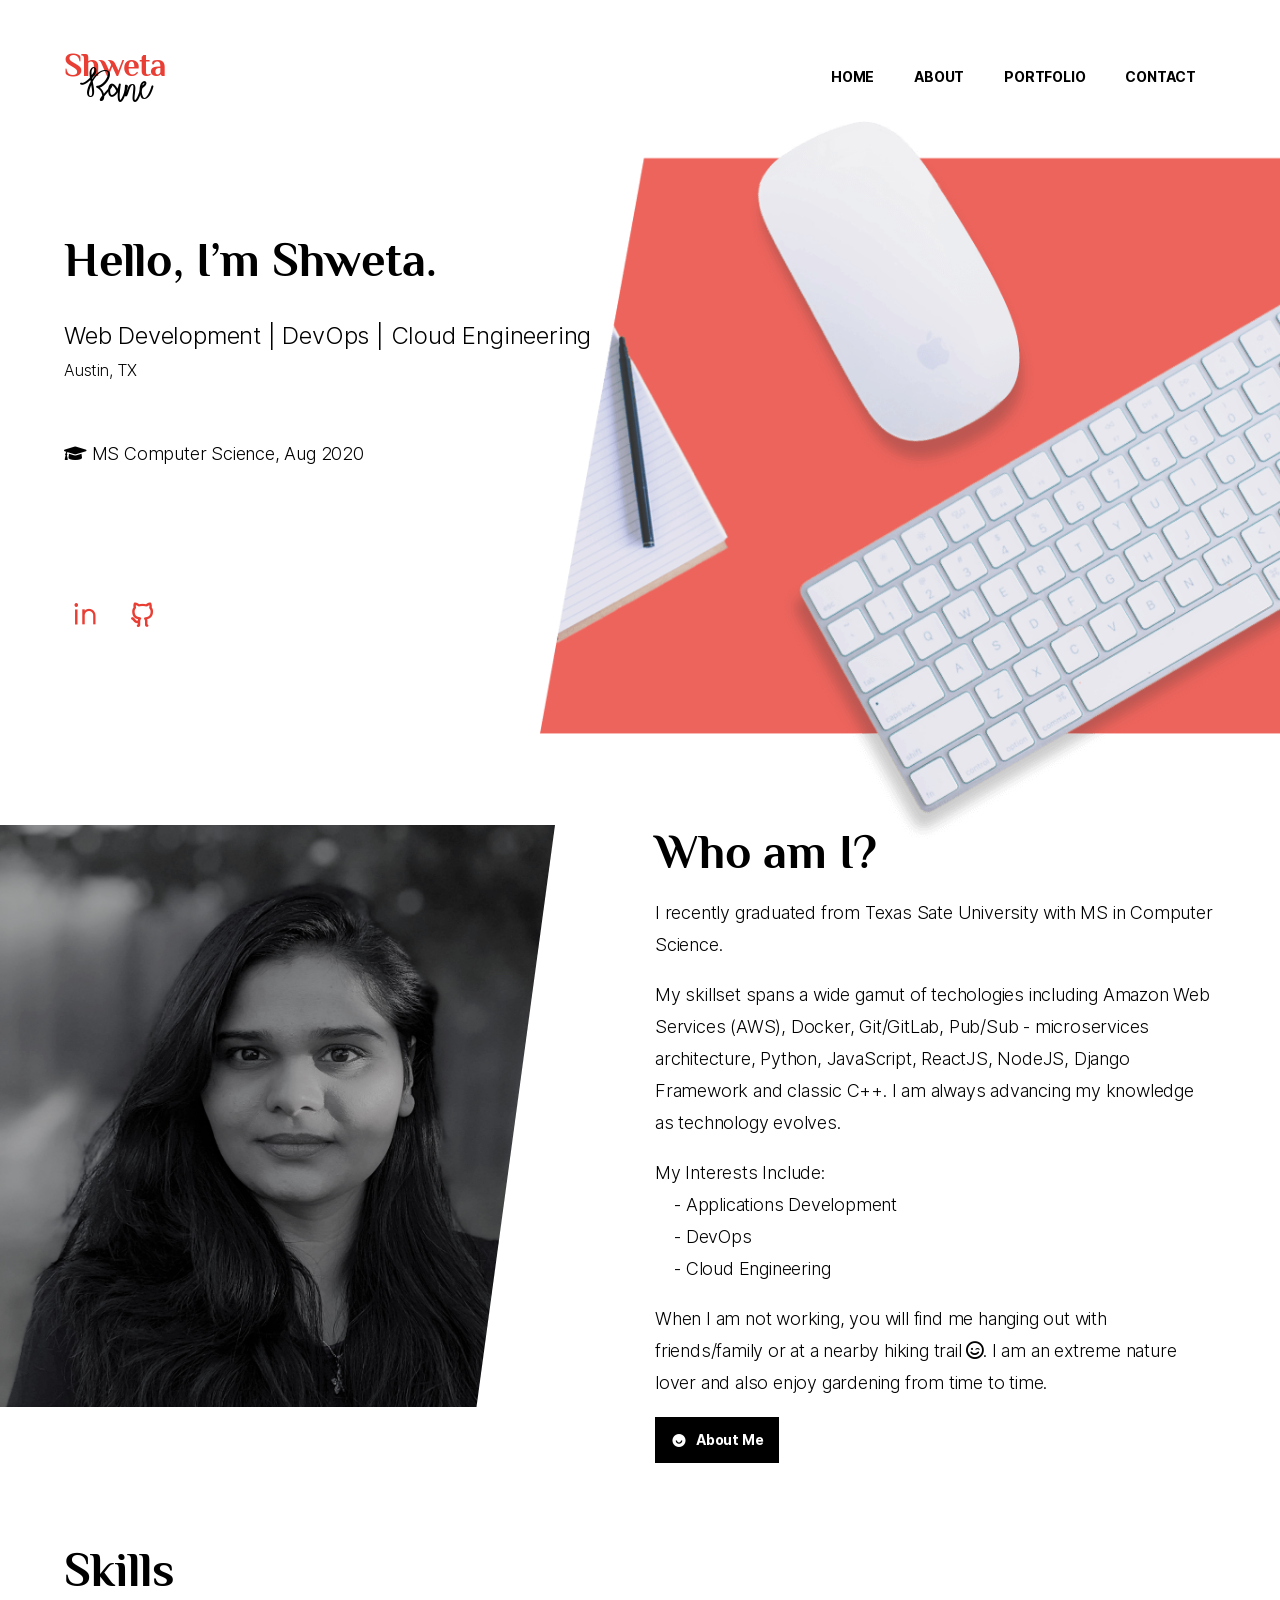
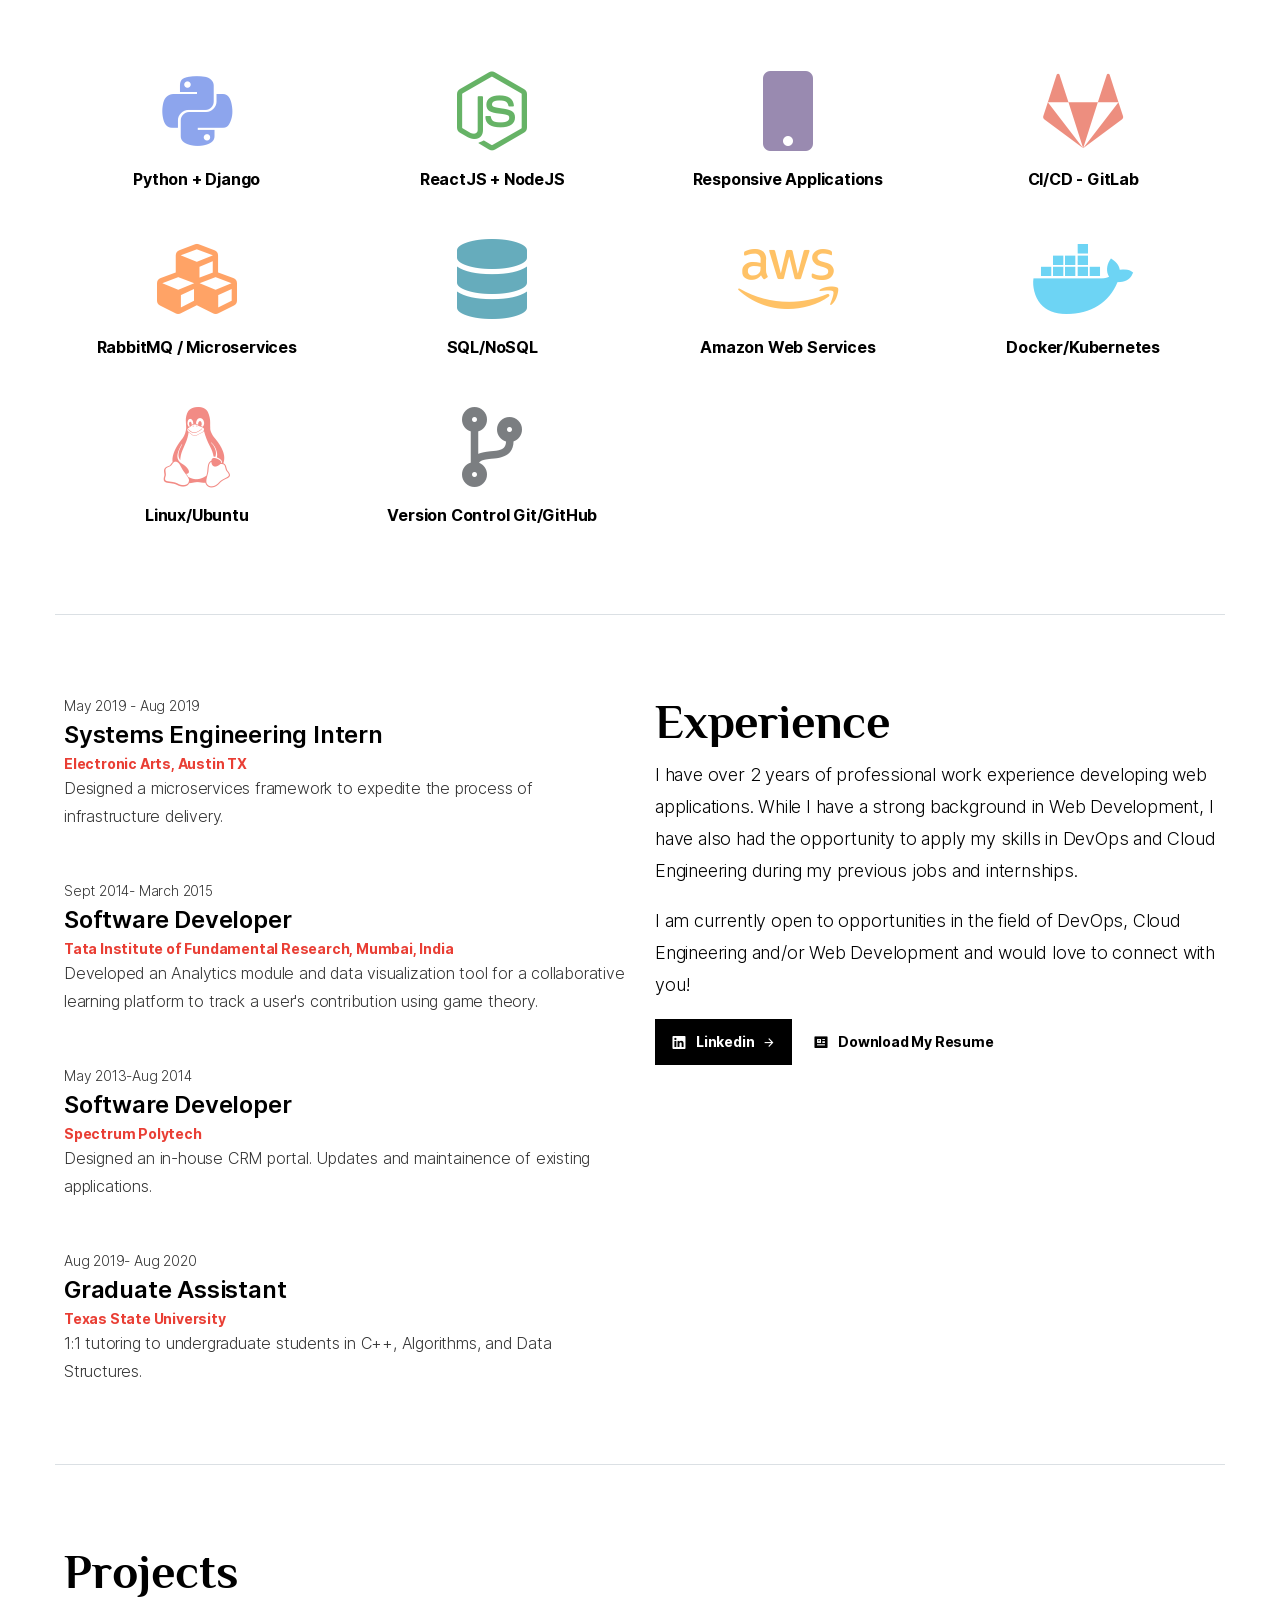
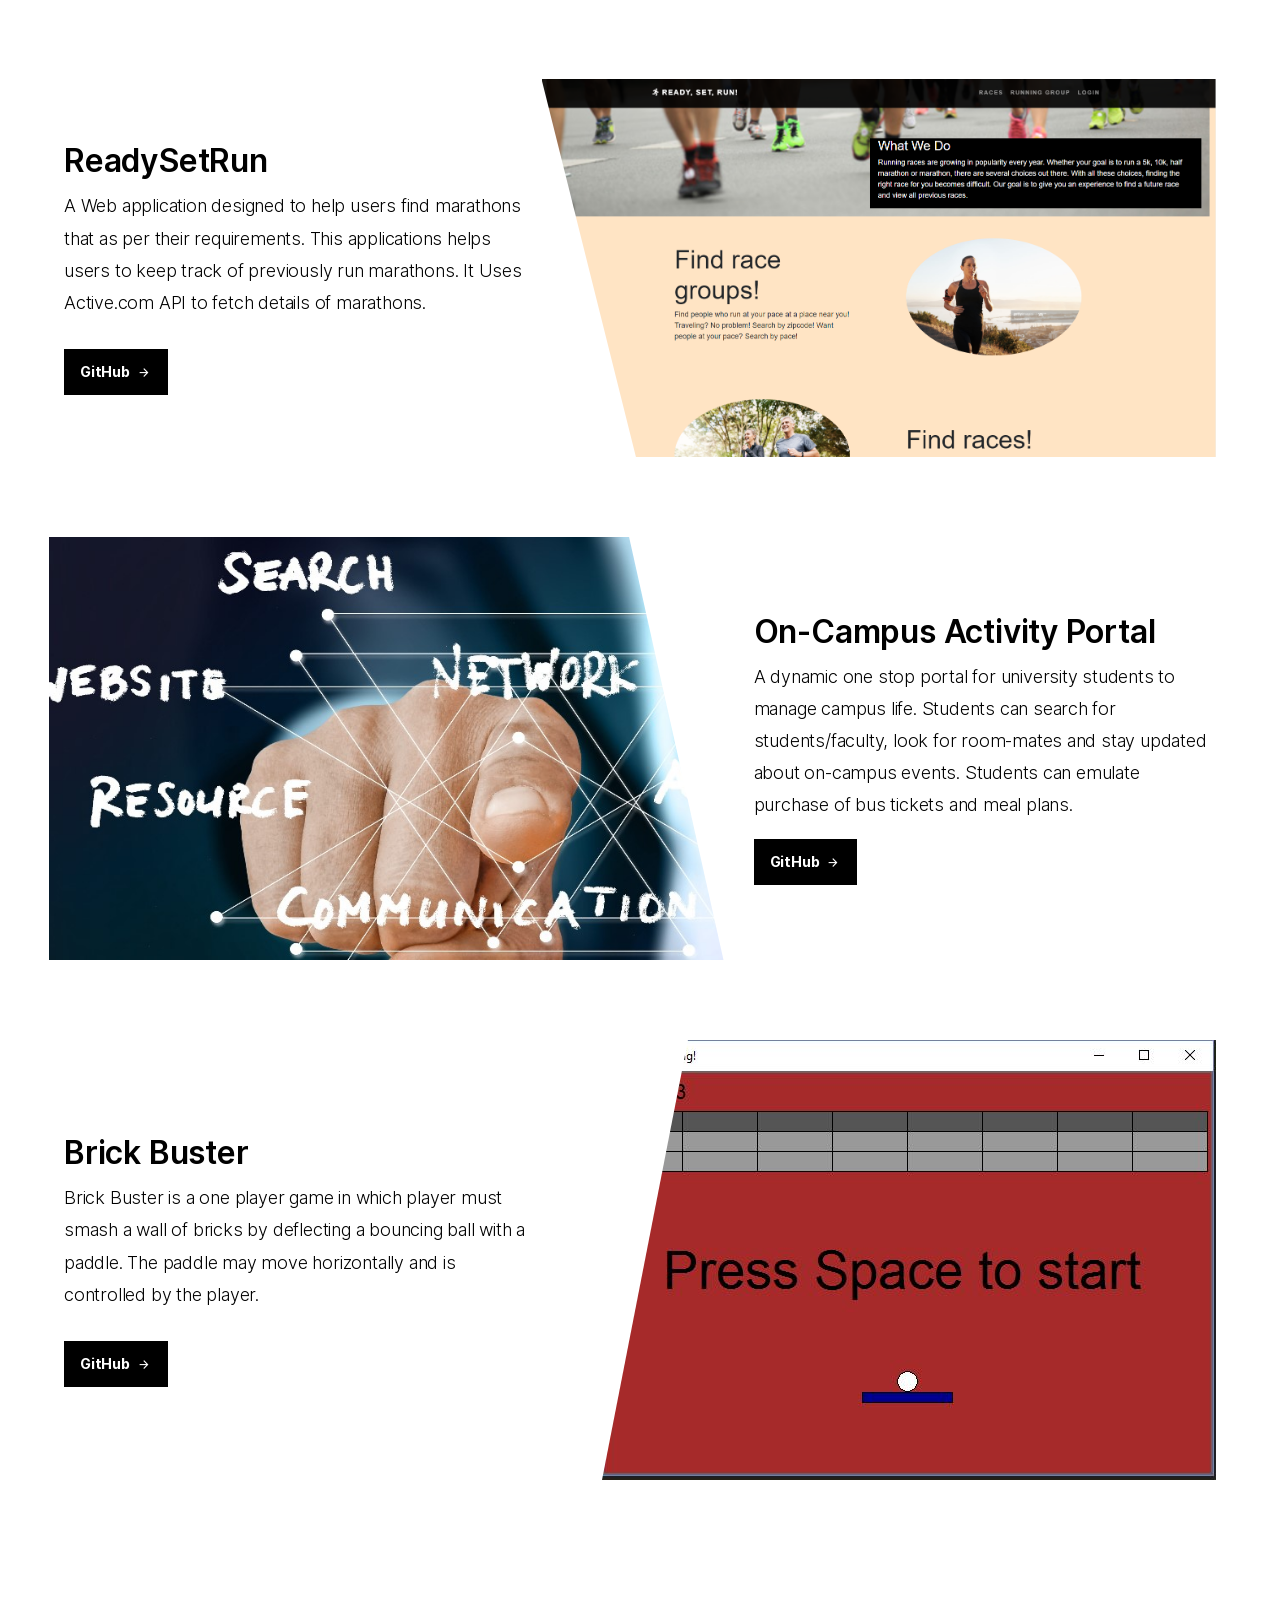
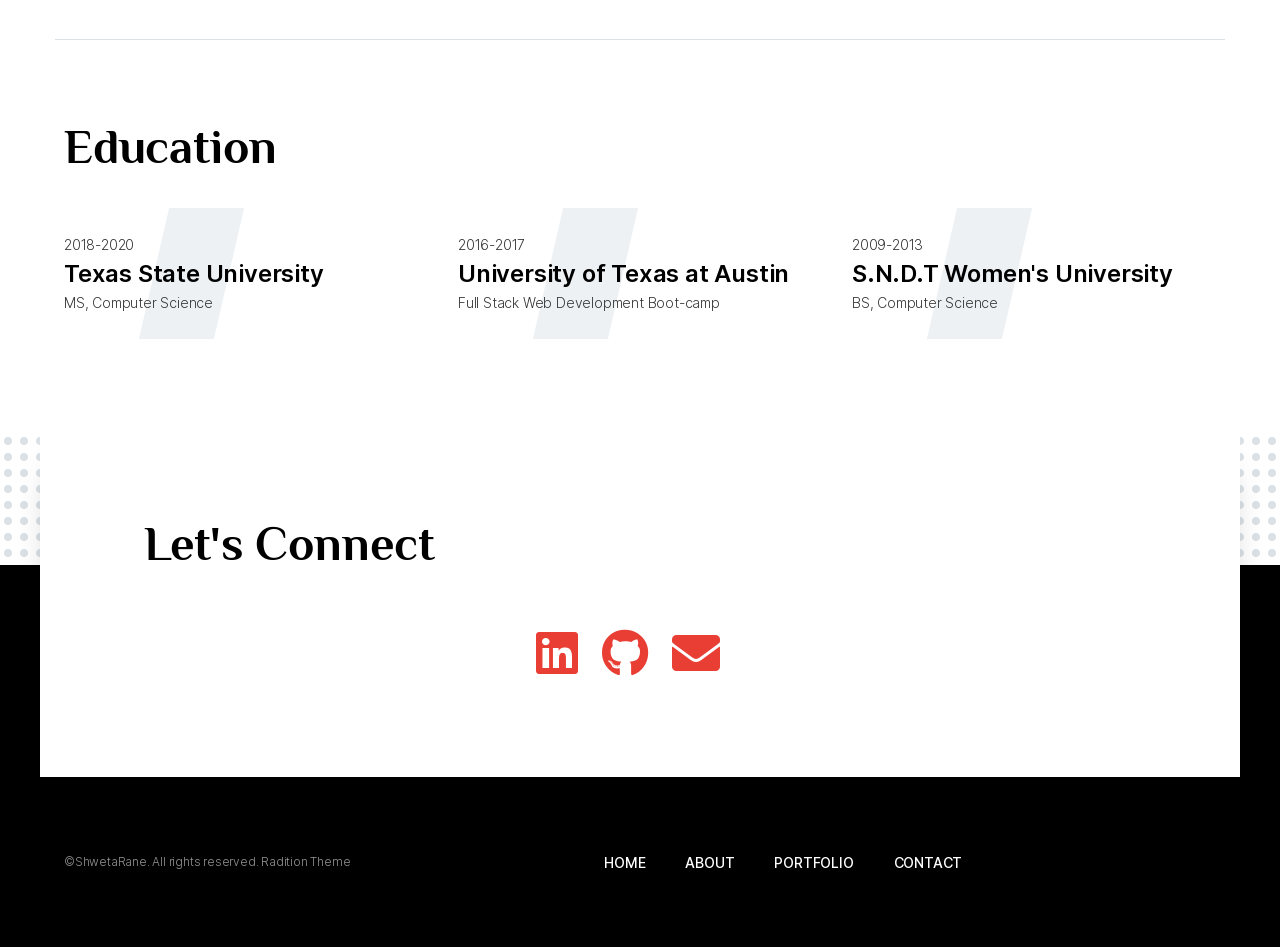
<file: public/index.html>
<!DOCTYPE html>
<html lang="en">


<head>
	<meta name="generator" content="Hugo 0.75.1" />
	<link rel="stylesheet" href="https://pro.fontawesome.com/releases/v5.10.0/css/all.css" integrity="sha384-AYmEC3Yw5cVb3ZcuHtOA93w35dYTsvhLPVnYs9eStHfGJvOvKxVfELGroGkvsg+p" crossorigin="anonymous"/>
    <meta charset="UTF-8"/>
<meta name="viewport" content="width=device-width, initial-scale=1.0"/>
<meta http-equiv="X-UA-Compatible" content="ie=edge"/>


<title>Shweta Rane</title>
<style>
     
    .rad-fade-in {
        will-change: opacity, transform;
        animation-name: rad-fade-in-fallback;
        animation-duration: 5s;
        animation-fill-mode: both;
    }

    @keyframes rad-fade-in-fallback {
        0% {
            opacity: 0;
        }

        75% {
            opacity: 0;
        }

        100% {
            opacity: 1;
        }
    }

    .fonts-loaded .rad-fade-in.rad-waiting {
        animation-name: none;
        opacity: 0;
    }

    .fonts-loaded .rad-fade-in.rad-animate {
        animation-name: rad-fade-in;
        animation-duration: 1.1s;
        animation-fill-mode: both;
    }

    @keyframes rad-fade-in {
        0% {
            opacity: 0;
        }

        100% {
            opacity: 1;
        }
    }

     
    .rad-fade-in-long {
        will-change: opacity, transform;
        animation-name: rad-fade-in-long-fallback;
        animation-duration: 8s;
        animation-fill-mode: both;
    }

    @keyframes rad-fade-in-long-fallback {
        0% {
            opacity: 0;
        }

        75% {
            opacity: 0;
        }

        100% {
            opacity: 1;
        }
    }

    .fonts-loaded .rad-fade-in-long.rad-waiting {
        animation-name: none;
        opacity: 0;
    }

    .fonts-loaded .rad-fade-in-long.rad-animate {
        animation-name: rad-fade-in-long;
        animation-duration: 2s;
        animation-fill-mode: both;
    }

    @keyframes rad-fade-in-long {
        0% {
            opacity: 0;
        }

        20% {
            opacity: 0;
        }

        100% {
            opacity: 1;
        }
    }

     
    .rad-fade-down {
        will-change: opacity, transform;
        animation-name: rad-fade-down-fallback;
        animation-duration: 5s;
        animation-fill-mode: both;
        transform: translateY(-30px);
    }

    @keyframes rad-fade-down-fallback {
        0% {
            opacity: 0;
            transform: translateY(-30px);
        }

        75% {
            opacity: 0;
            transform: translateY(-30px);
        }

        100% {
            opacity: 1;
            transform: translateY(0);
        }
    }

    .fonts-loaded .rad-fade-down.rad-waiting {
        animation-name: none;
        opacity: 0;
        transform: translateY(-30px);
    }

    .fonts-loaded .rad-fade-down.rad-animate {
        animation-name: rad-fade-down;
        animation-duration: 1.1s;
    }

    @keyframes rad-fade-down {
        0% {
            opacity: 0;
            transform: translateY(-30px);
        }

        100% {
            opacity: 1;
            transform: translateY(0);
        }
    }

     
    .rad-scale-down {
        will-change: opacity, transform;
        animation-name: rad-scale-down-fallback;
        animation-duration: 5s;
        animation-fill-mode: both;
        transform-origin: 50% 0;
    }

    @keyframes rad-scale-down-fallback {
        0% {
            opacity: 0;
            transform: scaleY(0.95);
        }

        75% {
            opacity: 0;
            transform: scaleY(0.95);
        }

        100% {
            opacity: 1;
            transform: scaleY(1);
        }
    }

    .fonts-loaded .rad-scale-down.rad-waiting {
        animation-name: none;
        opacity: 0;
        transform: scaleY(0.95);
    }

    .fonts-loaded .rad-scale-down.rad-animate {
        animation-name: rad-scale-down;
        animation-duration: 1.1s;
        animation-fill-mode: both;
    }

    @keyframes rad-scale-down {
        0% {
            opacity: 0;
            transform: scaleY(0.95);
        }

        100% {
            opacity: 1;
            transform: scaleY(1);
        }
    }
</style>


<link rel="stylesheet" href="css/main.css"/>

<link rel="stylesheet" href="css/rad-icons.css"/>

<link rel="stylesheet" href="css/custom.css"/>


    


</head>

<body>

	<header class="header fixed-top rad-animation-group" id="header">
  <div class="container rad-fade-in">
    <nav class="navbar navbar-expand-lg navbar-light p-0">
      <a class="navbar-brand" href="">
        <span>Shweta</span>
        <span>Rane</span>
        
      </a>
      <button
        class="navbar-toggler"
        type="button"
        data-toggle="collapse"
        data-target="#navbarSupportedContent, #header"
        aria-controls="navbarSupportedContent"
        aria-expanded="false"
        aria-label="Toggle navigation"
      >
        <span class="navbar-toggler-icon"></span>
      </button>

      <div class="collapse navbar-collapse" id="navbarSupportedContent">
        <ul class="navbar-nav ml-lg-auto">
          <li class="nav-item">
            <a class="nav-link" href="">HOME</a>
          </li>
          
          <li class="nav-item">
            <a data-scroll class="nav-link" href="#about"
              >ABOUT</a
            >
          </li>
          
          <li class="nav-item">
            <a data-scroll class="nav-link" href="#portfolio"
              >PORTFOLIO</a
            >
          </li>
          
          <li class="nav-item">
            <a data-scroll class="nav-link" href="#contact"
              >CONTACT</a
            >
          </li>
          
        </ul>
      </div>
    </nav>
  </div>
</header>


	
	
<section class="rad-showcase rad-showcase--index rad-animation-group rad-fade-down">
  <div class="rad-showcase__bg">
    <img
      class="lozad img-responsive"
      src="[data-uri]"
      data-src="img/showcase/showcase.png"
      data-srcset="img/showcase/showcase.png 1x, img/showcase/showcase@2x.png 2x"
      alt=""
    />
  </div>
  <div class="container">
    <div class="row">
      <div class="col-12 col-sm-12 col-md-8 col-lg-7 col-xl-6">
        <h1 class="display-1">
          Hello, I’m Shweta.
        </h1>
          <br />
          <h4 style="font-weight: 300;"><span
            > Web Development | DevOps | Cloud Engineering</span
          ></h4>
          <h6 style="font-weight: 300;"><span
            >Austin, TX</span
          ></h6>
        <br><br>
        <p class="lead">
          <i class='fas fa-graduation-cap'></i> MS Computer Science, Aug 2020<br> 
        </p>
      </div>
    </div>
    <div class="row platform-links">
      <div class="col-12">
        
        <a href="https://www.linkedin.com/in/raneshweta/" target="_blank"
          ><i class="icon-linkedin-line " style="color: #E93E34;"></i
        ></a>
        
        <a href="https://github.com/shwetarane" target="_blank"
          ><i class="icon-github-line " style="color: #E93E34;"></i
        ></a>
        
      </div>
    </div>
  </div>
  <div class="rad-showcase__bg rad-showcase__bg--mobile">
    <img
      class="lozad img-responsive"
      src="[data-uri]"
      data-src="img/showcase/showcase-mobile.jpg"
      alt=""
    />
  </div>
</section>


	
	
<section class="section rad-animation-group pb-0" id="about">
  <div class="container rad-fade-down">
    <div class="row d-flex flex-column-reverse flex-md-row">
      <div class="about__profile-picture col-12 col-md-6">
        <img
          class="lozad img-responsive image-left-overflow"
          src="[data-uri]"
          data-src="img/who-am-i/user-picture.jpg"
          data-srcset="img/who-am-i/user-picture.jpg 1x, img/who-am-i/user-picture-1@2x.jpg 2x"
          alt="Profile Picture"
        />
      </div>
      <div class="col-12 col-md-6 my-auto my-auto">
        <h2>Who am I?</h2>
        <p class="lead">
          <p class="lead"> I recently graduated from Texas Sate University with MS in Computer Science. </p> <p class="lead"> My skillset spans a wide gamut of techologies including Amazon Web Services (AWS), Docker, Git/GitLab, Pub/Sub - microservices architecture, Python, JavaScript, ReactJS, NodeJS, Django Framework and classic C++. I am always advancing my knowledge as technology evolves. </p> <p class="lead"> My Interests Include: <br> &nbsp;&nbsp;&nbsp;&nbsp;- Applications Development<br> &nbsp;&nbsp;&nbsp;&nbsp;- DevOps <br> &nbsp;&nbsp;&nbsp;&nbsp;- Cloud Engineering<br> </p> <p class="lead"> When I am not working, you will find me hanging out with friends/family or at a nearby hiking trail <i class="far fa-smile-wink"></i>. I am an extreme nature lover and also enjoy gardening from time to time. </p>
        </p>
        <a
          href="https://www.linkedin.com/in/raneshweta"
          target="_blank"
          class="btn btn-primary"
        >
          <i class="icon-smile-fill"></i>
          About Me
        </a>
      </div>
    </div>
  </div>
</section>


	
	
<section id="skills" class="section section--border-bottom">
  <div class="container">
    <h2>Skills</h2>
    
    <div class="row ">
      <div class="col-12">
        <div class="row pt-2 pt-md-4">
            
            <div class="col-12 col-sm-3 mb-4 mb-sm-0 text-center">
                <div class="skills__item d-flex justify-content-center ">
                  <p class="fab fa-python fa-5x mb-2 " style="color:royalblue"></p>
                  
                </div>
                <h6 class="">Python &#43; Django</h6> 
            </div>
            
            <div class="col-12 col-sm-3 mb-4 mb-sm-0 text-center">
                <div class="skills__item d-flex justify-content-center ">
                  <p class="fab fa-node-js fa-5x mb-2 " style="color:green"></p>
                  
                </div>
                <h6 class="">ReactJS &#43; NodeJS</h6> 
            </div>
            
            <div class="col-12 col-sm-3 mb-4 mb-sm-0 text-center">
                <div class="skills__item d-flex justify-content-center ">
                  <p class="fa fa-mobile fa-5x mb-2 " style="color:#563D7C"></p>
                  
                </div>
                <h6 class="">Responsive Applications</h6> 
            </div>
            
            <div class="col-12 col-sm-3 mb-4 mb-sm-0 text-center">
                <div class="skills__item d-flex justify-content-center ">
                  <p class="fab fa-gitlab fa-5x mb-2 " style="color:#E2432A"></p>
                  
                </div>
                <h6 class="">CI/CD - GitLab</h6> 
            </div>
            
            <div class="col-12 col-sm-3 mb-4 mb-sm-0 text-center">
                <div class="skills__item d-flex justify-content-center ">
                  <p class="fas fa-cubes fa-5x mb-2 " style="color:#FF6600"></p>
                  
                </div>
                <h6 class="">RabbitMQ / Microservices</h6> 
            </div>
            
            <div class="col-12 col-sm-3 mb-4 mb-sm-0 text-center">
                <div class="skills__item d-flex justify-content-center ">
                  <p class="fas fa-database fa-5x mb-2 " style="color:#00758F"></p>
                  
                </div>
                <h6 class="">SQL/NoSQL</h6> 
            </div>
            
            <div class="col-12 col-sm-3 mb-4 mb-sm-0 text-center">
                <div class="skills__item d-flex justify-content-center ">
                  <p class="fab fa-aws fa-5x mb-2 " style="color:#FF9900"></p>
                  
                </div>
                <h6 class="">Amazon Web Services</h6> 
            </div>
            
            <div class="col-12 col-sm-3 mb-4 mb-sm-0 text-center">
                <div class="skills__item d-flex justify-content-center ">
                  <p class="fab fa-docker fa-5x mb-2 " style="color:#0db7ed"></p>
                  
                </div>
                <h6 class="">Docker/Kubernetes</h6> 
            </div>
            
            <div class="col-12 col-sm-3 mb-4 mb-sm-0 text-center">
                <div class="skills__item d-flex justify-content-center ">
                  <p class="fab fa-linux fa-5x mb-2 " style="color:#E93E34"></p>
                  
                </div>
                <h6 class="">Linux/Ubuntu</h6> 
            </div>
            
            <div class="col-12 col-sm-3 mb-4 mb-sm-0 text-center">
                <div class="skills__item d-flex justify-content-center ">
                  <p class="fas fa-code-branch fa-5x mb-2 " style="color:#24292e"></p>
                  
                </div>
                <h6 class="">Version Control Git/GitHub</h6> 
            </div>
            
        </div>
    </div>
    </div>

</section>


	
	
<section id="experience" class="section section--border-bottom rad-animation-group">
    <div class="container">
        <div class="row flex-column-reverse flex-md-row rad-fade-down">
            <div class="col-12 col-sm-6 mt-5 mt-sm-0">
                
                <div class="experience">
                    <div class="experience__date">May 2019 - Aug 2019</div>
                    <div class="experience__title">Systems Engineering Intern</div>
                    <div class="experience__company">Electronic Arts, Austin TX</div>
                    <p class="experience-details">Designed a microservices framework to expedite the process of infrastructure delivery.</p>
                </div>
                
                <div class="experience">
                    <div class="experience__date">Sept 2014- March 2015</div>
                    <div class="experience__title">Software Developer</div>
                    <div class="experience__company">Tata Institute of Fundamental Research, Mumbai, India</div>
                    <p class="experience-details">Developed an Analytics module and data visualization tool for a collaborative learning platform to track a user&#39;s contribution using game theory.</p>
                </div>
                
                <div class="experience">
                    <div class="experience__date">May 2013-Aug 2014</div>
                    <div class="experience__title">Software Developer</div>
                    <div class="experience__company">Spectrum Polytech</div>
                    <p class="experience-details">Designed an in-house CRM portal. Updates and maintainence of existing applications.</p>
                </div>
                
                <div class="experience">
                    <div class="experience__date">Aug 2019- Aug 2020</div>
                    <div class="experience__title">Graduate Assistant</div>
                    <div class="experience__company">Texas State University</div>
                    <p class="experience-details">1:1 tutoring to undergraduate students in C&#43;&#43;, Algorithms, and Data Structures.</p>
                </div>
                
            </div>
            <div class="col-12 col-sm-6">
                <h2>Experience</h2>
                <p class="lead">
                    I have over 2 years of professional work experience developing web applications. While I have a strong background in Web Development, I have also had the opportunity to apply my skills in DevOps and Cloud Engineering during my previous jobs and internships. <p class="lead">I am currently open to opportunities in the field of DevOps, Cloud Engineering and/or Web Development and would love to connect with you!</p> 
                </p>
                <a href="https://www.linkedin.com/in/raneshweta/" target="_blank" class="btn btn-primary"
                   target="_blank">
                    <i class="icon-linkedin-fill"></i>
                    Linkedin
                    <i class="icon-arrow-right"></i></a>
                <a href="https://drive.google.com/file/d/1szTMfIibGaA9mrR0y4qY9ToHXFDwLhyL/view?usp=sharing" class="btn btn-frameless"
                   target="_blank">
                    <i class="icon-profile-fill"></i>
                    Download My Resume
                </a>
            </div>
        </div>
    </div>
</section>


	
	
<section id="portfolio" class="section section--border-bottom">
  <div class="container">
    <h2 class=" rad-animation-group rad-fade-down">
      Projects
    </h2>

    
    <div
      class="row row--padded rad-animation-group rad-fade-down flex-column-reverse flex-md-row"
    >
      
      <div class="col-12 col-md-5 mt-4 mt-md-0 my-md-auto">
        <h3>ReadySetRun</h3>
        <p class="lead">
          A Web application designed to help users find marathons that as per their requirements. This applications helps users to keep track of previously run marathons. It Uses Active.com API to fetch details of marathons.
        </p>
       
        <a href="https://github.com/shwetarane/Project"  target="_blank" class="btn btn-primary"
          >GitHub<i class="icon-arrow-right"></i
        ></a>
      </div>
      <div class="col-12 col-md-7 pl-md-0 text-right">
        <img
          class='lozad img-responsive img-clip-left-backward'
          src="[data-uri]"
          data-src="img/works/ready2.png"
          data-srcset="img/works/ready2.png 1x, img/works/ready2.png 2x"
          alt="ReadySetRun"
        />
      </div>
      
    </div>
    
    <div
      class="row row--padded rad-animation-group rad-fade-down "
    >
      
      <div class="col-12 col-md-7 pl-md-0 text-right">
        <img
          class='lozad img-responsive img-clip-right-backward'
          src="[data-uri]"
          data-src="img/works/students.jpg"
          data-srcset="img/works/students.jpg 1x, img/works/students.jpg 2x"
          alt="On-Campus Activity Portal"
        />
      </div>
      <div class="col-12 col-md-5 mt-4 mt-md-0 my-md-auto">
        <h3>On-Campus Activity Portal</h3>
        <p class="lead">
          A dynamic one stop portal for university students to manage campus life. Students can search for students/faculty, look for room-mates and stay updated about on-campus events. Students can emulate purchase of bus tickets and meal plans.
        </p>
        <p><i class= "" style="color:orangered;"></i></p>
        <a href="https://github.com/shwetarane/student-activity" class="btn btn-primary"
          >GitHub<i class="icon-arrow-right"></i
        ></a>
      </div>
      
    </div>
    
    <div
      class="row row--padded rad-animation-group rad-fade-down flex-column-reverse flex-md-row"
    >
      
      <div class="col-12 col-md-5 mt-4 mt-md-0 my-md-auto">
        <h3>Brick Buster</h3>
        <p class="lead">
          Brick Buster is a one player game in which player must smash a wall of bricks by deflecting a bouncing ball with a paddle. The paddle may move horizontally and is controlled by the player.
        </p>
       
        <a href="https://github.com/shwetarane/Python-pong-game"  target="_blank" class="btn btn-primary"
          >GitHub<i class="icon-arrow-right"></i
        ></a>
      </div>
      <div class="col-12 col-md-7 pl-md-0 text-right">
        <img
          class='lozad img-responsive img-clip-left-forward'
          src="[data-uri]"
          data-src="img/works/pong.jfif"
          data-srcset="img/works/pong.jfif 1x, img/works/pong.jfif 2x"
          alt="Brick Buster"
        />
      </div>
      
    </div>
    
  </div>
</section>


	
	
<section class="section section--border-bottom rad-animation-group">
    <div class="container">
        <div class="row rad-fade-down">
            <div class="col-12">
                <h2>Education</h2>
                <div class="row pt-2 pt-md-4">
                    
                    <div class="col-12 col-sm-4 mb-4 mb-sm-0">
                        <div class="education">
                            <div class="education__date">2018-2020</div>
                            <div class="education__title">Texas State University</div>
                            <div class="education__degree">
                                MS, Computer Science
                            </div>
                        </div>
                    </div>
                    
                    <div class="col-12 col-sm-4 mb-4 mb-sm-0">
                        <div class="education">
                            <div class="education__date">2016-2017</div>
                            <div class="education__title">University of Texas at Austin</div>
                            <div class="education__degree">
                                Full Stack Web Development Boot-camp
                            </div>
                        </div>
                    </div>
                    
                    <div class="col-12 col-sm-4 mb-4 mb-sm-0">
                        <div class="education">
                            <div class="education__date">2009-2013</div>
                            <div class="education__title">S.N.D.T Women&#39;s University</div>
                            <div class="education__degree">
                                BS, Computer Science
                            </div>
                        </div>
                    </div>
                    
                </div>
            </div>
        </div>
    </div>
</section>


	
	
<section id="contact" class="section section--contact pt-0">
    <div class="container">
        <div class="contact">
            <h2>Let&#39;s Connect</h2>
            <div class="row d-flex justify-content-center">
                <div class="col-12 col-lg-6 mt-5 d-flex justify-content-center">
                    
                    <a class="mr-4" href="https://www.linkedin.com/in/raneshweta/" target="_blank"
                      ><i class="fab fa-linkedin fa-3x " style="color: #E93E34;"></i
                    ></a>
                    
                    <a class="mr-4" href="https://github.com/shwetarane" target="_blank"
                      ><i class="fab fa-github fa-3x " style="color: #E93E34;"></i
                    ></a>
                    
                    <a class="mr-4" href="mailto:shvetacrane@gmail.com" target="_blank"
                      ><i class="fa fa-envelope fa-3x " style="color: #E93E34;"></i
                    ></a>
                    
                </div>
                
            </div>
        </div>
    </div>
</section>


	

	<footer class="footer">
  <div class="container">
    <div class="footer__left">
      <div class="footer__copy">
        ©ShwetaRane. All rights reserved. Radition Theme
      </div>
    </div>
    <div class="footer__links">
      <ul class="navbar-nav ">
        <li class="nav-item">
          <a class="nav-link" href="/">HOME</a>
        </li>
        
        <li class="nav-item">
          <a class="nav-link" href="">ABOUT</a>
        </li>
        
        <li class="nav-item">
          <a class="nav-link" href="">PORTFOLIO</a>
        </li>
        
        <li class="nav-item">
          <a class="nav-link" href="">CONTACT</a>
        </li>
        
      </ul>
    </div>

  </div>
</footer>

    <script src='js/rad-animations.js'></script>
<script src='js/library/lozad.min.js'></script>
<script>
  window.addEventListener("load", function() {
    var observer = window.lozad(".lozad", {
      rootMargin: window.innerHeight / 2 + "px 0px",
      threshold: 0.01
    }); 
    observer.observe();
  });
</script>
<script src='js/library/jquery-3.3.1.slim.min.js'></script>
<script src='js/library/bootstrap.min.js'></script>
<script src='js/sticky-header.js'></script>
<script src='js/library/smooth-scroll.polyfills.min.js'></script>
<script src='js/library/fontfaceobserver.js'></script>
<script>
  (function(w) {
    
    if (w.document.documentElement.className.indexOf("fonts-loaded") > -1) {
      return;
    }
    var fontA = new w.FontFaceObserver("Inter", {
      weight: 300
    });
    var fontB = new w.FontFaceObserver("Inter", {
      weight: 400
    });
    var fontC = new w.FontFaceObserver("Inter", {
      weight: 500
    });
    var fontD = new w.FontFaceObserver("Inter", {
      weight: 600
    });
    var fontE = new w.FontFaceObserver("Inter", {
      weight: 700
    });
    var fontF = new w.FontFaceObserver("Inter", {
      weight: 900
    });
    w.Promise.all([fontA.load(), fontC.load(), fontF.load()]).then(function() {
      w.document.documentElement.className += " fonts-loaded";
    });
  })(this);
</script>
<script>
  const scroll = new SmoothScroll('a[href*="#"]');
    $('a.nav-link').on('click', () => {
      const navbar = $('.navbar-collapse');
      if (navbar && navbar.hasClass('show')) {
        $('.navbar-toggler').click();
      }
    })
</script>

</body>

</html>
</file>
<file: public/css/main.css>
/* @import url('https://fonts.googleapis.com/css2?family=Courgette&display=swap'); */
@import url('https://fonts.googleapis.com/css2?family=Philosopher:ital@1&display=swap');
@import url('https://fonts.googleapis.com/css2?family=Philosopher&display=swap');

.popover,
.tooltip,
address {
    font-style: normal
}

.breadcrumb-item+.breadcrumb-item:hover::before,
.btn-link,
.btn:hover,
.card-link:hover,
.dropdown-item.active,
.dropdown-item:active,
.dropdown-item:focus,
.dropdown-item:hover,
.nav-link:focus,
.nav-link:hover,
.navbar-brand:focus,
.navbar-brand:hover,
.navbar-toggler:focus,
.navbar-toggler:hover,
.page-link:hover,
a,
a.badge:focus,
a.badge:hover,
a:not([href]):not([tabindex]),
a:not([href]):not([tabindex]):focus,
a:not([href]):not([tabindex]):hover {
    text-decoration: none
}

.accordion>.card,
.collapsing,
.dropdown-divider,
.modal-open,
.progress,
.toast,
svg {
    overflow: hidden
}

img,
svg {
    vertical-align: middle
}

.dropdown-menu,
.tooltip,
body,
caption {
    text-align: left
}

.popover,
.tooltip,
button,
select {
    text-transform: none
}

pre,
textarea {
    overflow: auto
}

.badge,
progress,
sub,
sup {
    vertical-align: baseline
}

.custom-range,
.custom-select,
[type=search] {
    -webkit-appearance: none
}



@font-face {
    font-family: AutumnMoon;
    src: url(../fonts/autumn-moon/AutumnMoon.woff) format("woff"), url(../fonts/autumn-moon/AutumnMoon.woff2) format("woff2");
    font-weight: 400;
    font-style: normal
}

@font-face {
    font-family: Inter;
    font-style: normal;
    font-weight: 300;
    src: url(../fonts/inter/Inter-Light.woff2) format("woff2"), url(../fonts/inter/Inter-Light.woff) format("woff")
}

@font-face {
    font-family: Inter;
    font-style: normal;
    font-weight: 400;
    src: url(../fonts/inter/Inter-Regular.woff2) format("woff2"), url(../fonts/inter/Inter-Regular.woff) format("woff")
}

@font-face {
    font-family: Inter;
    font-style: normal;
    font-weight: 500;
    src: url(../fonts/inter/Inter-Medium.woff2) format("woff2"), url(../fonts/inter/Inter-Medium.woff) format("woff")
}

@font-face {
    font-family: Inter;
    font-style: normal;
    font-weight: 600;
    src: url(../fonts/inter/Inter-SemiBold.woff2) format("woff2"), url(../fonts/inter/Inter-SemiBold.woff) format("woff")
}

@font-face {
    font-family: Inter;
    font-style: normal;
    font-weight: 700;
    src: url(../fonts/inter/Inter-Bold.woff2) format("woff2"), url(../fonts/inter/Inter-Bold.woff) format("woff")
}

@font-face {
    font-family: Inter;
    font-style: normal;
    font-weight: 800;
    src: url(../fonts/inter/Inter-ExtraBold.woff2) format("woff2"), url(../fonts/inter/Inter-ExtraBold.woff) format("woff")
}

@-webkit-keyframes right-to-left {
    0% {
        -webkit-transform: translateX(180%);
        transform: translateX(180%)
    }

    100% {
        -webkit-transform: translateX(0);
        transform: translateX(0)
    }
}

@keyframes right-to-left {
    0% {
        -webkit-transform: translateX(180%);
        transform: translateX(180%)
    }

    100% {
        -webkit-transform: translateX(0);
        transform: translateX(0)
    }
}

@-webkit-keyframes right-to-left-out {
    0% {
        -webkit-transform: translateX(0);
        transform: translateX(0)
    }

    100% {
        -webkit-transform: translateX(180%);
        transform: translateX(180%)
    }
}

@keyframes right-to-left-out {
    0% {
        -webkit-transform: translateX(0);
        transform: translateX(0)
    }

    100% {
        -webkit-transform: translateX(180%);
        transform: translateX(180%)
    }
}

@-webkit-keyframes left-to-right {
    0% {
        opacity: 0;
        -webkit-transform: translateX(-20%);
        transform: translateX(-20%)
    }

    100% {
        opacity: 1;
        -webkit-transform: translateX(0);
        transform: translateX(0)
    }
}

@keyframes left-to-right {
    0% {
        opacity: 0;
        -webkit-transform: translateX(-20%);
        transform: translateX(-20%)
    }

    100% {
        opacity: 1;
        -webkit-transform: translateX(0);
        transform: translateX(0)
    }
}

@-webkit-keyframes left-to-right-out {
    0% {
        -webkit-transform: translateX(0);
        transform: translateX(0)
    }

    100% {
        -webkit-transform: translateX(-180%);
        transform: translateX(-180%)
    }
}

@keyframes left-to-right-out {
    0% {
        -webkit-transform: translateX(0);
        transform: translateX(0)
    }

    100% {
        -webkit-transform: translateX(-180%);
        transform: translateX(-180%)
    }
}

@-webkit-keyframes newsletter-notification-in {
    0% {
        top: 100%
    }

    100% {
        top: calc(100% + 10px)
    }
}

@keyframes newsletter-notification-in {
    0% {
        top: 100%
    }

    100% {
        top: calc(100% + 10px)
    }
}

@-webkit-keyframes fade-in {
    0% {
        opacity: 0
    }

    100% {
        opacity: 1
    }
}

@keyframes fade-in {
    0% {
        opacity: 0
    }

    100% {
        opacity: 1
    }
}

@-webkit-keyframes stretch-in {
    0% {
        width: 0
    }

    100% {
        width: 100%
    }
}

@keyframes stretch-in {
    0% {
        width: 0
    }

    100% {
        width: 100%
    }
}

@-webkit-keyframes slide-to-right {
    0% {
        opacity: 0;
        -webkit-transform: translateX(-70px);
        transform: translateX(-70px)
    }

    100% {
        opacity: 1;
        -webkit-transform: translateX(0);
        transform: translateX(0)
    }
}

@keyframes slide-to-right {
    0% {
        opacity: 0;
        -webkit-transform: translateX(-70px);
        transform: translateX(-70px)
    }

    100% {
        opacity: 1;
        -webkit-transform: translateX(0);
        transform: translateX(0)
    }
}

@-webkit-keyframes slide-to-left {
    0% {
        opacity: 0;
        -webkit-transform: translateX(70px);
        transform: translateX(70px)
    }

    100% {
        -webkit-transform: translateX(0);
        transform: translateX(0);
        opacity: 1
    }
}

@keyframes slide-to-left {
    0% {
        opacity: 0;
        -webkit-transform: translateX(70px);
        transform: translateX(70px)
    }

    100% {
        -webkit-transform: translateX(0);
        transform: translateX(0);
        opacity: 1
    }
}

@-webkit-keyframes fade-out {
    0% {
        opacity: 1
    }

    100% {
        opacity: 0
    }
}

@keyframes fade-out {
    0% {
        opacity: 1
    }

    100% {
        opacity: 0
    }
}

@-webkit-keyframes animated-node-enter-to-right {
    0% {
        opacity: 0;
        -webkit-transform: translateX(-30px);
        transform: translateX(-30px)
    }

    100% {
        opacity: 1;
        -webkit-transform: translateX(0);
        transform: translateX(0)
    }
}

@keyframes animated-node-enter-to-right {
    0% {
        opacity: 0;
        -webkit-transform: translateX(-30px);
        transform: translateX(-30px)
    }

    100% {
        opacity: 1;
        -webkit-transform: translateX(0);
        transform: translateX(0)
    }
}

@-webkit-keyframes animated-node-enter-to-left {
    0% {
        opacity: 0;
        -webkit-transform: translateX(60px);
        transform: translateX(60px)
    }

    100% {
        opacity: 1;
        -webkit-transform: translateX(0);
        transform: translateX(0)
    }
}

@keyframes animated-node-enter-to-left {
    0% {
        opacity: 0;
        -webkit-transform: translateX(60px);
        transform: translateX(60px)
    }

    100% {
        opacity: 1;
        -webkit-transform: translateX(0);
        transform: translateX(0)
    }
}

@-webkit-keyframes animated-node-enter-to-top {
    0% {
        opacity: 0;
        -webkit-transform: translateY(40px);
        transform: translateY(40px)
    }

    100% {
        opacity: 1;
        -webkit-transform: translateX(0);
        transform: translateX(0)
    }
}

@keyframes animated-node-enter-to-top {
    0% {
        opacity: 0;
        -webkit-transform: translateY(40px);
        transform: translateY(40px)
    }

    100% {
        opacity: 1;
        -webkit-transform: translateX(0);
        transform: translateX(0)
    }
}

/*!
 * Bootstrap Reboot v4.3.1 (https://getbootstrap.com/)
 * Copyright 2011-2019 The Bootstrap Authors
 * Copyright 2011-2019 Twitter, Inc.
 * Licensed under MIT (https://github.com/twbs/bootstrap/blob/master/LICENSE)
 * Forked from Normalize.css, licensed MIT (https://github.com/necolas/normalize.css/blob/master/LICENSE.md)
 */
/*!
 * Bootstrap Grid v4.3.1 (https://getbootstrap.com/)
 * Copyright 2011-2019 The Bootstrap Authors
 * Copyright 2011-2019 Twitter, Inc.
 * Licensed under MIT (https://github.com/twbs/bootstrap/blob/master/LICENSE)
 */
html {
    box-sizing: border-box;
    -ms-overflow-style: scrollbar;
    font-family: sans-serif;
    line-height: 1.15;
    -webkit-text-size-adjust: 100%;
    -webkit-tap-highlight-color: transparent
}

.popover,
.tooltip,
body {
    font-family: -apple-system, BlinkMacSystemFont, "Segoe UI", Roboto, "Helvetica Neue", Arial, "Noto Sans", sans-serif, "Apple Color Emoji", "Segoe UI Emoji", "Segoe UI Symbol", "Noto Color Emoji"
}

article,
aside,
figcaption,
figure,
footer,
header,
hgroup,
legend,
main,
nav,
section {
    display: block
}

label,
output {
    display: inline-block
}

dl,
h1,
h2,
h3,
h4,
h5,
h6,
ol,
p,
pre,
ul {
    margin-top: 0
}

dd,
label,
legend {
    margin-bottom: .5rem
}

/*!
 * Bootstrap v4.3.1 (https://getbootstrap.com/)
 * Copyright 2011-2019 The Bootstrap Authors
 * Copyright 2011-2019 Twitter, Inc.
 * Licensed under MIT (https://github.com/twbs/bootstrap/blob/master/LICENSE)
 */
:root {
    --blue: #007bff;
    --indigo: #6610f2;
    --purple: #6f42c1;
    --pink: #e83e8c;
    --red: #dc3545;
    --orange: #fd7e14;
    --yellow: #ffc107;
    --green: #28a745;
    --teal: #20c997;
    --cyan: #17a2b8;
    --white: #fff;
    --gray: #6c757d;
    --gray-dark: #343a40;
    --primary: #007bff;
    --secondary: #6c757d;
    --success: #28a745;
    --info: #17a2b8;
    --warning: #ffc107;
    --danger: #dc3545;
    --light: #f8f9fa;
    --dark: #343a40;
    --breakpoint-xs: 0;
    --breakpoint-sm: 576px;
    --breakpoint-md: 768px;
    --breakpoint-lg: 992px;
    --breakpoint-xl: 1200px;
    --font-family-sans-serif: -apple-system, BlinkMacSystemFont, "Segoe UI", Roboto, "Helvetica Neue", Arial, "Noto Sans", sans-serif, "Apple Color Emoji", "Segoe UI Emoji", "Segoe UI Symbol", "Noto Color Emoji";
    --font-family-monospace: SFMono-Regular, Menlo, Monaco, Consolas, "Liberation Mono", "Courier New", monospace
}

*,
::after,
::before {
    box-sizing: border-box
}

body {
    margin: 0;
    font-size: 1rem;
    font-weight: 400;
    line-height: 1.5;
    color: #212529;
    background-color: #fff
}

dt,
kbd kbd {
    font-weight: 700
}

[tabindex="-1"]:focus {
    outline: 0 !important
}

abbr[data-original-title],
abbr[title] {
    -webkit-text-decoration: underline dotted;
    text-decoration: underline dotted;
    cursor: help;
    border-bottom: 0;
    -webkit-text-decoration-skip-ink: none;
    text-decoration-skip-ink: none
}

address {
    margin-bottom: 1rem;
    line-height: inherit
}

dl,
ol,
ul {
    margin-bottom: 1rem
}

ol ol,
ol ul,
ul ol,
ul ul {
    margin-bottom: 0
}

dd {
    margin-left: 0
}

blockquote,
figure {
    margin: 0 0 1rem
}

b,
strong {
    font-weight: bolder
}

small {
    font-size: 80%
}

sub,
sup {
    position: relative;
    font-size: 75%;
    line-height: 0
}

sub {
    bottom: -.25em
}

sup {
    top: -.5em
}

a {
    color: #007bff;
    background-color: transparent
}

a:hover {
    color: #0056b3;
    text-decoration: underline
}

a:not([href]):not([tabindex]),
a:not([href]):not([tabindex]):focus,
a:not([href]):not([tabindex]):hover {
    color: inherit
}

a:not([href]):not([tabindex]):focus {
    outline: 0
}

code,
kbd,
pre,
samp {
    font-family: SFMono-Regular, Menlo, Monaco, Consolas, "Liberation Mono", "Courier New", monospace;
    font-size: 1em
}

pre {
    margin-bottom: 1rem
}

img {
    border-style: none
}

table {
    border-collapse: collapse
}

caption {
    padding-top: .75rem;
    padding-bottom: .75rem;
    color: #6c757d;
    caption-side: bottom
}

th {
    text-align: inherit
}

button {
    border-radius: 0
}

button:focus {
    outline: dotted 1px;
    outline: -webkit-focus-ring-color auto 5px
}

button,
input,
optgroup,
select,
textarea {
    margin: 0;
    font-family: inherit;
    font-size: inherit;
    line-height: inherit
}

button,
input {
    overflow: visible
}

select {
    word-wrap: normal
}

[type=button],
[type=reset],
[type=submit],
button {
    -webkit-appearance: button
}

[type=button]:not(:disabled),
[type=reset]:not(:disabled),
[type=submit]:not(:disabled),
button:not(:disabled) {
    cursor: pointer
}

[type=button]::-moz-focus-inner,
[type=reset]::-moz-focus-inner,
[type=submit]::-moz-focus-inner,
button::-moz-focus-inner {
    padding: 0;
    border-style: none
}

input[type=checkbox],
input[type=radio] {
    box-sizing: border-box;
    padding: 0
}

input[type=date],
input[type=datetime-local],
input[type=month],
input[type=time] {
    -webkit-appearance: listbox
}

textarea {
    resize: vertical
}

fieldset {
    min-width: 0;
    padding: 0;
    margin: 0;
    border: 0
}

legend {
    width: 100%;
    max-width: 100%;
    padding: 0;
    font-size: 1.5rem;
    line-height: inherit;
    color: inherit;
    white-space: normal
}

.blockquote,
hr {
    margin-bottom: 1rem
}

[type=number]::-webkit-inner-spin-button,
[type=number]::-webkit-outer-spin-button {
    height: auto
}

[type=search] {
    outline-offset: -2px
}

[type=search]::-webkit-search-decoration {
    -webkit-appearance: none
}

::-webkit-file-upload-button {
    font: inherit;
    -webkit-appearance: button
}

.display-2,
.display-3,
.display-4 {
    font-weight: 300;
    line-height: 1.2
}

summary {
    display: list-item;
    cursor: pointer
}

template {
    display: none
}

[hidden] {
    display: none !important
}

.h1,
h1 {
    font-size: 2.5rem
}

.h2,
h2 {
    font-size: 2rem
}

.h3,
h3 {
    font-size: 1.75rem
}

.close,
.h4,
h4 {
    font-size: 1.5rem
}

.h5,
h5 {
    font-size: 1.25rem
}

.h6,
h6 {
    font-size: 1rem
}

.display-2 {
    font-size: 5.5rem
}

.display-3 {
    font-size: 4.5rem
}

.display-4 {
    font-size: 3.5rem
}

hr {
    box-sizing: content-box;
    height: 0;
    overflow: visible;
    margin-top: 1rem;
    border: 0;
    border-top: 1px solid rgba(0, 0, 0, .1)
}

.img-fluid,
.img-thumbnail {
    max-width: 100%;
    height: auto
}

.small,
small {
    font-size: 80%;
    font-weight: 400
}

.mark,
mark {
    padding: .2em;
    background-color: #fcf8e3
}

.list-inline,
.list-unstyled {
    padding-left: 0;
    list-style: none
}

.list-inline-item {
    display: inline-block
}

.list-inline-item:not(:last-child) {
    margin-right: .5rem
}

.initialism {
    font-size: 90%;
    text-transform: uppercase
}

.blockquote {
    font-size: 1.25rem
}

.blockquote-footer {
    display: block;
    font-size: 80%;
    color: #6c757d
}

.blockquote-footer::before {
    content: "\2014\00A0"
}

.dropdown-toggle::after,
.dropleft .dropdown-toggle::after,
.dropleft .dropdown-toggle::before,
.dropright .dropdown-toggle::after,
.dropup .dropdown-toggle::after {
    content: ""
}

.img-thumbnail {
    padding: .25rem;
    background-color: #fff;
    border: 1px solid #dee2e6;
    border-radius: .25rem
}

.figure {
    display: inline-block
}

.figure-img {
    margin-bottom: .5rem;
    line-height: 1
}

.form-group,
.table {
    margin-bottom: 1rem
}

.figure-caption {
    font-size: 90%;
    color: #6c757d
}

code,
kbd {
    font-size: 87.5%
}

a>code,
pre code {
    color: inherit
}

code {
    color: #e83e8c;
    word-break: break-word
}

kbd {
    padding: .2rem .4rem;
    color: #fff;
    background-color: #212529;
    border-radius: .2rem
}

kbd kbd {
    padding: 0;
    font-size: 100%
}

pre {
    display: block;
    font-size: 87.5%;
    color: #212529
}

pre code {
    font-size: inherit;
    word-break: normal
}

.pre-scrollable {
    max-height: 340px;
    overflow-y: scroll
}

.container {
    width: 100%;
    margin-right: auto;
    margin-left: auto
}

@media (min-width:576px) {
    .container {
        max-width: 540px
    }
}

@media (min-width:768px) {
    .container {
        max-width: 720px
    }
}

@media (min-width:992px) {
    .container {
        max-width: 960px
    }
}

@media (min-width:1200px) {
    .container {
        max-width: 1140px
    }
}

.col,
.col-auto {
    max-width: 100%
}

.container-fluid {
    width: 100%;
    padding-right: 15px;
    padding-left: 15px;
    margin-right: auto;
    margin-left: auto
}

.row {
    display: -webkit-box;
    display: flex;
    flex-wrap: wrap;
    margin-right: -15px;
    margin-left: -15px
}

.no-gutters {
    margin-right: 0;
    margin-left: 0
}

.no-gutters>.col,
.no-gutters>[class*=col-] {
    padding-right: 0;
    padding-left: 0
}

.col,
.col-1,
.col-10,
.col-11,
.col-12,
.col-2,
.col-3,
.col-4,
.col-5,
.col-6,
.col-7,
.col-8,
.col-9,
.col-auto,
.col-lg,
.col-lg-1,
.col-lg-10,
.col-lg-11,
.col-lg-12,
.col-lg-2,
.col-lg-3,
.col-lg-4,
.col-lg-5,
.col-lg-6,
.col-lg-7,
.col-lg-8,
.col-lg-9,
.col-lg-auto,
.col-md,
.col-md-1,
.col-md-10,
.col-md-11,
.col-md-12,
.col-md-2,
.col-md-3,
.col-md-4,
.col-md-5,
.col-md-6,
.col-md-7,
.col-md-8,
.col-md-9,
.col-md-auto,
.col-sm,
.col-sm-1,
.col-sm-10,
.col-sm-11,
.col-sm-12,
.col-sm-2,
.col-sm-3,
.col-sm-4,
.col-sm-5,
.col-sm-6,
.col-sm-7,
.col-sm-8,
.col-sm-9,
.col-sm-auto,
.col-xl,
.col-xl-1,
.col-xl-10,
.col-xl-11,
.col-xl-12,
.col-xl-2,
.col-xl-3,
.col-xl-4,
.col-xl-5,
.col-xl-6,
.col-xl-7,
.col-xl-8,
.col-xl-9,
.col-xl-auto {
    position: relative;
    width: 100%;
    padding-right: 15px;
    padding-left: 15px
}

.col {
    flex-basis: 0;
    -webkit-box-flex: 1;
    flex-grow: 1
}

.col-1,
.col-auto {
    -webkit-box-flex: 0
}

.col-auto {
    flex: 0 0 auto;
    width: auto
}

.col-1 {
    flex: 0 0 8.333333%;
    max-width: 8.333333%
}

.col-2,
.col-3 {
    -webkit-box-flex: 0
}

.col-2 {
    flex: 0 0 16.666667%;
    max-width: 16.666667%
}

.col-3 {
    flex: 0 0 25%;
    max-width: 25%
}

.col-4,
.col-5 {
    -webkit-box-flex: 0
}

.col-4 {
    flex: 0 0 33.333333%;
    max-width: 33.333333%
}

.col-5 {
    flex: 0 0 41.666667%;
    max-width: 41.666667%
}

.col-6,
.col-7 {
    -webkit-box-flex: 0
}

.col-6 {
    flex: 0 0 50%;
    max-width: 50%
}

.col-7 {
    flex: 0 0 58.333333%;
    max-width: 58.333333%
}

.col-8,
.col-9 {
    -webkit-box-flex: 0
}

.col-8 {
    flex: 0 0 66.666667%;
    max-width: 66.666667%
}

.col-9 {
    flex: 0 0 75%;
    max-width: 75%
}

.col-10,
.col-11 {
    -webkit-box-flex: 0
}

.col-10 {
    flex: 0 0 83.333333%;
    max-width: 83.333333%
}

.col-11 {
    flex: 0 0 91.666667%;
    max-width: 91.666667%
}

.col-12 {
    -webkit-box-flex: 0;
    flex: 0 0 100%;
    max-width: 100%
}

.order-first {
    -webkit-box-ordinal-group: 0;
    order: -1
}

.order-last {
    -webkit-box-ordinal-group: 14;
    order: 13
}

.order-0 {
    -webkit-box-ordinal-group: 1;
    order: 0
}

.order-1 {
    -webkit-box-ordinal-group: 2;
    order: 1
}

.order-2 {
    -webkit-box-ordinal-group: 3;
    order: 2
}

.order-3 {
    -webkit-box-ordinal-group: 4;
    order: 3
}

.order-4 {
    -webkit-box-ordinal-group: 5;
    order: 4
}

.order-5 {
    -webkit-box-ordinal-group: 6;
    order: 5
}

.order-6 {
    -webkit-box-ordinal-group: 7;
    order: 6
}

.order-7 {
    -webkit-box-ordinal-group: 8;
    order: 7
}

.order-8 {
    -webkit-box-ordinal-group: 9;
    order: 8
}

.order-9 {
    -webkit-box-ordinal-group: 10;
    order: 9
}

.order-10 {
    -webkit-box-ordinal-group: 11;
    order: 10
}

.order-11 {
    -webkit-box-ordinal-group: 12;
    order: 11
}

.order-12 {
    -webkit-box-ordinal-group: 13;
    order: 12
}

.offset-1 {
    margin-left: 8.333333%
}

.offset-2 {
    margin-left: 16.666667%
}

.offset-3 {
    margin-left: 25%
}

.offset-4 {
    margin-left: 33.333333%
}

.offset-5 {
    margin-left: 41.666667%
}

.offset-6 {
    margin-left: 50%
}

.offset-7 {
    margin-left: 58.333333%
}

.offset-8 {
    margin-left: 66.666667%
}

.offset-9 {
    margin-left: 75%
}

.offset-10 {
    margin-left: 83.333333%
}

.offset-11 {
    margin-left: 91.666667%
}

@media (min-width:576px) {
    .col-sm {
        flex-basis: 0;
        -webkit-box-flex: 1;
        flex-grow: 1;
        max-width: 100%
    }

    .col-sm-auto {
        -webkit-box-flex: 0;
        flex: 0 0 auto;
        width: auto;
        max-width: 100%
    }

    .col-sm-1 {
        -webkit-box-flex: 0;
        flex: 0 0 8.333333%;
        max-width: 8.333333%
    }

    .col-sm-2 {
        -webkit-box-flex: 0;
        flex: 0 0 16.666667%;
        max-width: 16.666667%
    }

    .col-sm-3 {
        -webkit-box-flex: 0;
        flex: 0 0 25%;
        max-width: 25%
    }

    .col-sm-4 {
        -webkit-box-flex: 0;
        flex: 0 0 33.333333%;
        max-width: 33.333333%
    }

    .col-sm-5 {
        -webkit-box-flex: 0;
        flex: 0 0 41.666667%;
        max-width: 41.666667%
    }

    .col-sm-6 {
        -webkit-box-flex: 0;
        flex: 0 0 50%;
        max-width: 50%
    }

    .col-sm-7 {
        -webkit-box-flex: 0;
        flex: 0 0 58.333333%;
        max-width: 58.333333%
    }

    .col-sm-8 {
        -webkit-box-flex: 0;
        flex: 0 0 66.666667%;
        max-width: 66.666667%
    }

    .col-sm-9 {
        -webkit-box-flex: 0;
        flex: 0 0 75%;
        max-width: 75%
    }

    .col-sm-10 {
        -webkit-box-flex: 0;
        flex: 0 0 83.333333%;
        max-width: 83.333333%
    }

    .col-sm-11 {
        -webkit-box-flex: 0;
        flex: 0 0 91.666667%;
        max-width: 91.666667%
    }

    .col-sm-12 {
        -webkit-box-flex: 0;
        flex: 0 0 100%;
        max-width: 100%
    }

    .order-sm-first {
        -webkit-box-ordinal-group: 0;
        order: -1
    }

    .order-sm-last {
        -webkit-box-ordinal-group: 14;
        order: 13
    }

    .order-sm-0 {
        -webkit-box-ordinal-group: 1;
        order: 0
    }

    .order-sm-1 {
        -webkit-box-ordinal-group: 2;
        order: 1
    }

    .order-sm-2 {
        -webkit-box-ordinal-group: 3;
        order: 2
    }

    .order-sm-3 {
        -webkit-box-ordinal-group: 4;
        order: 3
    }

    .order-sm-4 {
        -webkit-box-ordinal-group: 5;
        order: 4
    }

    .order-sm-5 {
        -webkit-box-ordinal-group: 6;
        order: 5
    }

    .order-sm-6 {
        -webkit-box-ordinal-group: 7;
        order: 6
    }

    .order-sm-7 {
        -webkit-box-ordinal-group: 8;
        order: 7
    }

    .order-sm-8 {
        -webkit-box-ordinal-group: 9;
        order: 8
    }

    .order-sm-9 {
        -webkit-box-ordinal-group: 10;
        order: 9
    }

    .order-sm-10 {
        -webkit-box-ordinal-group: 11;
        order: 10
    }

    .order-sm-11 {
        -webkit-box-ordinal-group: 12;
        order: 11
    }

    .order-sm-12 {
        -webkit-box-ordinal-group: 13;
        order: 12
    }

    .offset-sm-0 {
        margin-left: 0
    }

    .offset-sm-1 {
        margin-left: 8.333333%
    }

    .offset-sm-2 {
        margin-left: 16.666667%
    }

    .offset-sm-3 {
        margin-left: 25%
    }

    .offset-sm-4 {
        margin-left: 33.333333%
    }

    .offset-sm-5 {
        margin-left: 41.666667%
    }

    .offset-sm-6 {
        margin-left: 50%
    }

    .offset-sm-7 {
        margin-left: 58.333333%
    }

    .offset-sm-8 {
        margin-left: 66.666667%
    }

    .offset-sm-9 {
        margin-left: 75%
    }

    .offset-sm-10 {
        margin-left: 83.333333%
    }

    .offset-sm-11 {
        margin-left: 91.666667%
    }
}

@media (min-width:768px) {
    .col-md {
        flex-basis: 0;
        -webkit-box-flex: 1;
        flex-grow: 1;
        max-width: 100%
    }

    .col-md-auto {
        -webkit-box-flex: 0;
        flex: 0 0 auto;
        width: auto;
        max-width: 100%
    }

    .col-md-1 {
        -webkit-box-flex: 0;
        flex: 0 0 8.333333%;
        max-width: 8.333333%
    }

    .col-md-2 {
        -webkit-box-flex: 0;
        flex: 0 0 16.666667%;
        max-width: 16.666667%
    }

    .col-md-3 {
        -webkit-box-flex: 0;
        flex: 0 0 25%;
        max-width: 25%
    }

    .col-md-4 {
        -webkit-box-flex: 0;
        flex: 0 0 33.333333%;
        max-width: 33.333333%
    }

    .col-md-5 {
        -webkit-box-flex: 0;
        flex: 0 0 41.666667%;
        max-width: 41.666667%
    }

    .col-md-6 {
        -webkit-box-flex: 0;
        flex: 0 0 50%;
        max-width: 50%
    }

    .col-md-7 {
        -webkit-box-flex: 0;
        flex: 0 0 58.333333%;
        max-width: 58.333333%
    }

    .col-md-8 {
        -webkit-box-flex: 0;
        flex: 0 0 66.666667%;
        max-width: 66.666667%
    }

    .col-md-9 {
        -webkit-box-flex: 0;
        flex: 0 0 75%;
        max-width: 75%
    }

    .col-md-10 {
        -webkit-box-flex: 0;
        flex: 0 0 83.333333%;
        max-width: 83.333333%
    }

    .col-md-11 {
        -webkit-box-flex: 0;
        flex: 0 0 91.666667%;
        max-width: 91.666667%
    }

    .col-md-12 {
        -webkit-box-flex: 0;
        flex: 0 0 100%;
        max-width: 100%
    }

    .order-md-first {
        -webkit-box-ordinal-group: 0;
        order: -1
    }

    .order-md-last {
        -webkit-box-ordinal-group: 14;
        order: 13
    }

    .order-md-0 {
        -webkit-box-ordinal-group: 1;
        order: 0
    }

    .order-md-1 {
        -webkit-box-ordinal-group: 2;
        order: 1
    }

    .order-md-2 {
        -webkit-box-ordinal-group: 3;
        order: 2
    }

    .order-md-3 {
        -webkit-box-ordinal-group: 4;
        order: 3
    }

    .order-md-4 {
        -webkit-box-ordinal-group: 5;
        order: 4
    }

    .order-md-5 {
        -webkit-box-ordinal-group: 6;
        order: 5
    }

    .order-md-6 {
        -webkit-box-ordinal-group: 7;
        order: 6
    }

    .order-md-7 {
        -webkit-box-ordinal-group: 8;
        order: 7
    }

    .order-md-8 {
        -webkit-box-ordinal-group: 9;
        order: 8
    }

    .order-md-9 {
        -webkit-box-ordinal-group: 10;
        order: 9
    }

    .order-md-10 {
        -webkit-box-ordinal-group: 11;
        order: 10
    }

    .order-md-11 {
        -webkit-box-ordinal-group: 12;
        order: 11
    }

    .order-md-12 {
        -webkit-box-ordinal-group: 13;
        order: 12
    }

    .offset-md-0 {
        margin-left: 0
    }

    .offset-md-1 {
        margin-left: 8.333333%
    }

    .offset-md-2 {
        margin-left: 16.666667%
    }

    .offset-md-3 {
        margin-left: 25%
    }

    .offset-md-4 {
        margin-left: 33.333333%
    }

    .offset-md-5 {
        margin-left: 41.666667%
    }

    .offset-md-6 {
        margin-left: 50%
    }

    .offset-md-7 {
        margin-left: 58.333333%
    }

    .offset-md-8 {
        margin-left: 66.666667%
    }

    .offset-md-9 {
        margin-left: 75%
    }

    .offset-md-10 {
        margin-left: 83.333333%
    }

    .offset-md-11 {
        margin-left: 91.666667%
    }
}

@media (min-width:992px) {
    .col-lg {
        flex-basis: 0;
        -webkit-box-flex: 1;
        flex-grow: 1;
        max-width: 100%
    }

    .col-lg-auto {
        -webkit-box-flex: 0;
        flex: 0 0 auto;
        width: auto;
        max-width: 100%
    }

    .col-lg-1 {
        -webkit-box-flex: 0;
        flex: 0 0 8.333333%;
        max-width: 8.333333%
    }

    .col-lg-2 {
        -webkit-box-flex: 0;
        flex: 0 0 16.666667%;
        max-width: 16.666667%
    }

    .col-lg-3 {
        -webkit-box-flex: 0;
        flex: 0 0 25%;
        max-width: 25%
    }

    .col-lg-4 {
        -webkit-box-flex: 0;
        flex: 0 0 33.333333%;
        max-width: 33.333333%
    }

    .col-lg-5 {
        -webkit-box-flex: 0;
        flex: 0 0 41.666667%;
        max-width: 41.666667%
    }

    .col-lg-6 {
        -webkit-box-flex: 0;
        flex: 0 0 50%;
        max-width: 50%
    }

    .col-lg-7 {
        -webkit-box-flex: 0;
        flex: 0 0 58.333333%;
        max-width: 58.333333%
    }

    .col-lg-8 {
        -webkit-box-flex: 0;
        flex: 0 0 66.666667%;
        max-width: 66.666667%
    }

    .col-lg-9 {
        -webkit-box-flex: 0;
        flex: 0 0 75%;
        max-width: 75%
    }

    .col-lg-10 {
        -webkit-box-flex: 0;
        flex: 0 0 83.333333%;
        max-width: 83.333333%
    }

    .col-lg-11 {
        -webkit-box-flex: 0;
        flex: 0 0 91.666667%;
        max-width: 91.666667%
    }

    .col-lg-12 {
        -webkit-box-flex: 0;
        flex: 0 0 100%;
        max-width: 100%
    }

    .order-lg-first {
        -webkit-box-ordinal-group: 0;
        order: -1
    }

    .order-lg-last {
        -webkit-box-ordinal-group: 14;
        order: 13
    }

    .order-lg-0 {
        -webkit-box-ordinal-group: 1;
        order: 0
    }

    .order-lg-1 {
        -webkit-box-ordinal-group: 2;
        order: 1
    }

    .order-lg-2 {
        -webkit-box-ordinal-group: 3;
        order: 2
    }

    .order-lg-3 {
        -webkit-box-ordinal-group: 4;
        order: 3
    }

    .order-lg-4 {
        -webkit-box-ordinal-group: 5;
        order: 4
    }

    .order-lg-5 {
        -webkit-box-ordinal-group: 6;
        order: 5
    }

    .order-lg-6 {
        -webkit-box-ordinal-group: 7;
        order: 6
    }

    .order-lg-7 {
        -webkit-box-ordinal-group: 8;
        order: 7
    }

    .order-lg-8 {
        -webkit-box-ordinal-group: 9;
        order: 8
    }

    .order-lg-9 {
        -webkit-box-ordinal-group: 10;
        order: 9
    }

    .order-lg-10 {
        -webkit-box-ordinal-group: 11;
        order: 10
    }

    .order-lg-11 {
        -webkit-box-ordinal-group: 12;
        order: 11
    }

    .order-lg-12 {
        -webkit-box-ordinal-group: 13;
        order: 12
    }

    .offset-lg-0 {
        margin-left: 0
    }

    .offset-lg-1 {
        margin-left: 8.333333%
    }

    .offset-lg-2 {
        margin-left: 16.666667%
    }

    .offset-lg-3 {
        margin-left: 25%
    }

    .offset-lg-4 {
        margin-left: 33.333333%
    }

    .offset-lg-5 {
        margin-left: 41.666667%
    }

    .offset-lg-6 {
        margin-left: 50%
    }

    .offset-lg-7 {
        margin-left: 58.333333%
    }

    .offset-lg-8 {
        margin-left: 66.666667%
    }

    .offset-lg-9 {
        margin-left: 75%
    }

    .offset-lg-10 {
        margin-left: 83.333333%
    }

    .offset-lg-11 {
        margin-left: 91.666667%
    }
}

@media (min-width:1200px) {
    .col-xl {
        flex-basis: 0;
        -webkit-box-flex: 1;
        flex-grow: 1;
        max-width: 100%
    }

    .col-xl-auto {
        -webkit-box-flex: 0;
        flex: 0 0 auto;
        width: auto;
        max-width: 100%
    }

    .col-xl-1 {
        -webkit-box-flex: 0;
        flex: 0 0 8.333333%;
        max-width: 8.333333%
    }

    .col-xl-2 {
        -webkit-box-flex: 0;
        flex: 0 0 16.666667%;
        max-width: 16.666667%
    }

    .col-xl-3 {
        -webkit-box-flex: 0;
        flex: 0 0 25%;
        max-width: 25%
    }

    .col-xl-4 {
        -webkit-box-flex: 0;
        flex: 0 0 33.333333%;
        max-width: 33.333333%
    }

    .col-xl-5 {
        -webkit-box-flex: 0;
        flex: 0 0 41.666667%;
        max-width: 41.666667%
    }

    .col-xl-6 {
        -webkit-box-flex: 0;
        flex: 0 0 50%;
        max-width: 50%
    }

    .col-xl-7 {
        -webkit-box-flex: 0;
        flex: 0 0 58.333333%;
        max-width: 58.333333%
    }

    .col-xl-8 {
        -webkit-box-flex: 0;
        flex: 0 0 66.666667%;
        max-width: 66.666667%
    }

    .col-xl-9 {
        -webkit-box-flex: 0;
        flex: 0 0 75%;
        max-width: 75%
    }

    .col-xl-10 {
        -webkit-box-flex: 0;
        flex: 0 0 83.333333%;
        max-width: 83.333333%
    }

    .col-xl-11 {
        -webkit-box-flex: 0;
        flex: 0 0 91.666667%;
        max-width: 91.666667%
    }

    .col-xl-12 {
        -webkit-box-flex: 0;
        flex: 0 0 100%;
        max-width: 100%
    }

    .order-xl-first {
        -webkit-box-ordinal-group: 0;
        order: -1
    }

    .order-xl-last {
        -webkit-box-ordinal-group: 14;
        order: 13
    }

    .order-xl-0 {
        -webkit-box-ordinal-group: 1;
        order: 0
    }

    .order-xl-1 {
        -webkit-box-ordinal-group: 2;
        order: 1
    }

    .order-xl-2 {
        -webkit-box-ordinal-group: 3;
        order: 2
    }

    .order-xl-3 {
        -webkit-box-ordinal-group: 4;
        order: 3
    }

    .order-xl-4 {
        -webkit-box-ordinal-group: 5;
        order: 4
    }

    .order-xl-5 {
        -webkit-box-ordinal-group: 6;
        order: 5
    }

    .order-xl-6 {
        -webkit-box-ordinal-group: 7;
        order: 6
    }

    .order-xl-7 {
        -webkit-box-ordinal-group: 8;
        order: 7
    }

    .order-xl-8 {
        -webkit-box-ordinal-group: 9;
        order: 8
    }

    .order-xl-9 {
        -webkit-box-ordinal-group: 10;
        order: 9
    }

    .order-xl-10 {
        -webkit-box-ordinal-group: 11;
        order: 10
    }

    .order-xl-11 {
        -webkit-box-ordinal-group: 12;
        order: 11
    }

    .order-xl-12 {
        -webkit-box-ordinal-group: 13;
        order: 12
    }

    .offset-xl-0 {
        margin-left: 0
    }

    .offset-xl-1 {
        margin-left: 8.333333%
    }

    .offset-xl-2 {
        margin-left: 16.666667%
    }

    .offset-xl-3 {
        margin-left: 25%
    }

    .offset-xl-4 {
        margin-left: 33.333333%
    }

    .offset-xl-5 {
        margin-left: 41.666667%
    }

    .offset-xl-6 {
        margin-left: 50%
    }

    .offset-xl-7 {
        margin-left: 58.333333%
    }

    .offset-xl-8 {
        margin-left: 66.666667%
    }

    .offset-xl-9 {
        margin-left: 75%
    }

    .offset-xl-10 {
        margin-left: 83.333333%
    }

    .offset-xl-11 {
        margin-left: 91.666667%
    }
}

.invalid-tooltip,
.valid-tooltip {
    z-index: 5;
    max-width: 100%;
    top: 100%
}

.table {
    width: 100%;
    color: #212529
}

.table td,
.table th {
    padding: .75rem;
    vertical-align: top;
    border-top: 1px solid #dee2e6
}

.table thead th {
    vertical-align: bottom;
    border-bottom: 2px solid #dee2e6
}

.table tbody+tbody {
    border-top: 2px solid #dee2e6
}

.table-sm td,
.table-sm th {
    padding: .3rem
}

.form-control,
.input-group-text {
    padding: .375rem .75rem;
    font-weight: 400
}

.table-bordered,
.table-bordered td,
.table-bordered th {
    border: 1px solid #dee2e6
}

.table-bordered thead td,
.table-bordered thead th {
    border-bottom-width: 2px
}

.table-borderless tbody+tbody,
.table-borderless td,
.table-borderless th,
.table-borderless thead th {
    border: 0
}

.table-striped tbody tr:nth-of-type(odd) {
    background-color: rgba(0, 0, 0, .05)
}

.table-hover tbody tr:hover {
    color: #212529;
    background-color: rgba(0, 0, 0, .075)
}

.table-primary,
.table-primary>td,
.table-primary>th {
    background-color: #b8daff
}

.table-primary tbody+tbody,
.table-primary td,
.table-primary th,
.table-primary thead th {
    border-color: #7abaff
}

.table-hover .table-primary:hover,
.table-hover .table-primary:hover>td,
.table-hover .table-primary:hover>th {
    background-color: #9fcdff
}

.table-secondary,
.table-secondary>td,
.table-secondary>th {
    background-color: #d6d8db
}

.table-secondary tbody+tbody,
.table-secondary td,
.table-secondary th,
.table-secondary thead th {
    border-color: #b3b7bb
}

.table-hover .table-secondary:hover,
.table-hover .table-secondary:hover>td,
.table-hover .table-secondary:hover>th {
    background-color: #c8cbcf
}

.table-success,
.table-success>td,
.table-success>th {
    background-color: #c3e6cb
}

.table-success tbody+tbody,
.table-success td,
.table-success th,
.table-success thead th {
    border-color: #8fd19e
}

.table-hover .table-success:hover,
.table-hover .table-success:hover>td,
.table-hover .table-success:hover>th {
    background-color: #b1dfbb
}

.table-info,
.table-info>td,
.table-info>th {
    background-color: #bee5eb
}

.table-info tbody+tbody,
.table-info td,
.table-info th,
.table-info thead th {
    border-color: #86cfda
}

.table-hover .table-info:hover,
.table-hover .table-info:hover>td,
.table-hover .table-info:hover>th {
    background-color: #abdde5
}

.table-warning,
.table-warning>td,
.table-warning>th {
    background-color: #ffeeba
}

.table-warning tbody+tbody,
.table-warning td,
.table-warning th,
.table-warning thead th {
    border-color: #ffdf7e
}

.table-hover .table-warning:hover,
.table-hover .table-warning:hover>td,
.table-hover .table-warning:hover>th {
    background-color: #ffe8a1
}

.table-danger,
.table-danger>td,
.table-danger>th {
    background-color: #f5c6cb
}

.table-danger tbody+tbody,
.table-danger td,
.table-danger th,
.table-danger thead th {
    border-color: #ed969e
}

.table-hover .table-danger:hover,
.table-hover .table-danger:hover>td,
.table-hover .table-danger:hover>th {
    background-color: #f1b0b7
}

.table-light,
.table-light>td,
.table-light>th {
    background-color: #fdfdfe
}

.table-light tbody+tbody,
.table-light td,
.table-light th,
.table-light thead th {
    border-color: #fbfcfc
}

.table-hover .table-light:hover,
.table-hover .table-light:hover>td,
.table-hover .table-light:hover>th {
    background-color: #ececf6
}

.table-dark,
.table-dark>td,
.table-dark>th {
    background-color: #c6c8ca
}

.table-dark tbody+tbody,
.table-dark td,
.table-dark th,
.table-dark thead th {
    border-color: #95999c
}

.table-hover .table-dark:hover,
.table-hover .table-dark:hover>td,
.table-hover .table-dark:hover>th {
    background-color: #b9bbbe
}

.table-active,
.table-active>td,
.table-active>th,
.table-hover .table-active:hover,
.table-hover .table-active:hover>td,
.table-hover .table-active:hover>th {
    background-color: rgba(0, 0, 0, .075)
}

.table .thead-dark th {
    color: #fff;
    background-color: #343a40;
    border-color: #454d55
}

.table .thead-light th {
    color: #495057;
    background-color: #e9ecef;
    border-color: #dee2e6
}

.table-dark {
    color: #fff;
    background-color: #343a40
}

.table-dark td,
.table-dark th,
.table-dark thead th {
    border-color: #454d55
}

.table-dark.table-bordered,
.table-responsive>.table-bordered {
    border: 0
}

.table-dark.table-striped tbody tr:nth-of-type(odd) {
    background-color: rgba(255, 255, 255, .05)
}

.table-dark.table-hover tbody tr:hover {
    color: #fff;
    background-color: rgba(255, 255, 255, .075)
}

@media (max-width:575.98px) {
    .table-responsive-sm {
        display: block;
        width: 100%;
        overflow-x: auto;
        -webkit-overflow-scrolling: touch
    }

    .table-responsive-sm>.table-bordered {
        border: 0
    }
}

@media (max-width:767.98px) {
    .table-responsive-md {
        display: block;
        width: 100%;
        overflow-x: auto;
        -webkit-overflow-scrolling: touch
    }

    .table-responsive-md>.table-bordered {
        border: 0
    }
}

@media (max-width:991.98px) {
    .table-responsive-lg {
        display: block;
        width: 100%;
        overflow-x: auto;
        -webkit-overflow-scrolling: touch
    }

    .table-responsive-lg>.table-bordered {
        border: 0
    }
}

@media (max-width:1199.98px) {
    .table-responsive-xl {
        display: block;
        width: 100%;
        overflow-x: auto;
        -webkit-overflow-scrolling: touch
    }

    .table-responsive-xl>.table-bordered {
        border: 0
    }
}

.table-responsive {
    display: block;
    width: 100%;
    overflow-x: auto;
    -webkit-overflow-scrolling: touch
}

.form-control {
    display: block;
    width: 100%;
    height: calc(1.5em + .75rem + 2px);
    font-size: 1rem;
    line-height: 1.5;
    color: #495057;
    background-color: #fff;
    background-clip: padding-box;
    border: 1px solid #ced4da;
    border-radius: .25rem;
    -webkit-transition: border-color .15s ease-in-out, box-shadow .15s ease-in-out;
    transition: border-color .15s ease-in-out, box-shadow .15s ease-in-out
}

@media (prefers-reduced-motion:reduce) {
    .form-control {
        -webkit-transition: none;
        transition: none
    }
}

.badge,
.btn {
    -webkit-transition: color .15s ease-in-out, background-color .15s ease-in-out, border-color .15s ease-in-out, box-shadow .15s ease-in-out
}

.form-control::-ms-expand {
    background-color: transparent;
    border: 0
}

.form-control:focus {
    color: #495057;
    background-color: #fff;
    border-color: #80bdff;
    outline: 0
}

.form-control::-webkit-input-placeholder {
    color: #6c757d;
    opacity: 1
}

.form-control::-moz-placeholder {
    color: #6c757d;
    opacity: 1
}

.form-control:-ms-input-placeholder {
    color: #6c757d;
    opacity: 1
}

.form-control::-ms-input-placeholder {
    color: #6c757d;
    opacity: 1
}

.form-control::placeholder {
    color: #6c757d;
    opacity: 1
}

.form-control:disabled,
.form-control[readonly] {
    background-color: #e9ecef;
    opacity: 1
}

select.form-control:focus::-ms-value {
    color: #495057;
    background-color: #fff
}

.form-control-file,
.form-control-range {
    display: block;
    width: 100%
}

.col-form-label {
    padding-top: calc(.375rem + 1px);
    padding-bottom: calc(.375rem + 1px);
    margin-bottom: 0;
    font-size: inherit;
    line-height: 1.5
}

.col-form-label-lg {
    padding-top: calc(.5rem + 1px);
    padding-bottom: calc(.5rem + 1px);
    font-size: 1.25rem;
    line-height: 1.5
}

.col-form-label-sm {
    padding-top: calc(.25rem + 1px);
    padding-bottom: calc(.25rem + 1px);
    font-size: .875rem;
    line-height: 1.5
}

.form-control-plaintext {
    display: block;
    width: 100%;
    padding-top: .375rem;
    padding-bottom: .375rem;
    margin-bottom: 0;
    line-height: 1.5;
    color: #212529;
    background-color: transparent;
    border: solid transparent;
    border-width: 1px 0
}

.form-control-plaintext.form-control-lg,
.form-control-plaintext.form-control-sm {
    padding-right: 0;
    padding-left: 0
}

.form-control-sm {
    height: calc(1.5em + .5rem + 2px);
    padding: .25rem .5rem;
    font-size: .875rem;
    line-height: 1.5;
    border-radius: .2rem
}

.btn-group-lg>.btn,
.btn-lg,
.form-control-lg {
    padding: .5rem 1rem;
    font-size: 1.25rem;
    border-radius: .3rem;
    line-height: 1.5
}

.form-control-lg {
    height: calc(1.5em + 1rem + 2px)
}

select.form-control[multiple],
select.form-control[size],
textarea.form-control {
    height: auto
}

.form-text {
    display: block;
    margin-top: .25rem
}

.form-row {
    display: -webkit-box;
    display: flex;
    flex-wrap: wrap;
    margin-right: -5px;
    margin-left: -5px
}

.custom-control-input.is-valid~.valid-feedback,
.custom-control-input.is-valid~.valid-tooltip,
.custom-file-input.is-valid~.valid-feedback,
.custom-file-input.is-valid~.valid-tooltip,
.custom-select.is-valid~.valid-feedback,
.custom-select.is-valid~.valid-tooltip,
.form-check,
.form-check-input.is-valid~.valid-feedback,
.form-check-input.is-valid~.valid-tooltip,
.form-control-file.is-valid~.valid-feedback,
.form-control-file.is-valid~.valid-tooltip,
.form-control.is-valid~.valid-feedback,
.form-control.is-valid~.valid-tooltip,
.was-validated .custom-control-input:valid~.valid-feedback,
.was-validated .custom-control-input:valid~.valid-tooltip,
.was-validated .custom-file-input:valid~.valid-feedback,
.was-validated .custom-file-input:valid~.valid-tooltip,
.was-validated .custom-select:valid~.valid-feedback,
.was-validated .custom-select:valid~.valid-tooltip,
.was-validated .form-check-input:valid~.valid-feedback,
.was-validated .form-check-input:valid~.valid-tooltip,
.was-validated .form-control-file:valid~.valid-feedback,
.was-validated .form-control-file:valid~.valid-tooltip,
.was-validated .form-control:valid~.valid-feedback,
.was-validated .form-control:valid~.valid-tooltip {
    display: block
}

.form-row>.col,
.form-row>[class*=col-] {
    padding-right: 5px;
    padding-left: 5px
}

.form-check {
    position: relative;
    padding-left: 1.25rem
}

.form-check-input {
    position: absolute;
    margin-top: .3rem;
    margin-left: -1.25rem
}

.form-check-input:disabled~.form-check-label {
    color: #6c757d
}

.form-check-label {
    margin-bottom: 0
}

.form-check-inline {
    display: -webkit-inline-box;
    display: inline-flex;
    -webkit-box-align: center;
    align-items: center;
    padding-left: 0;
    margin-right: .75rem
}

.form-check-inline .form-check-input {
    position: static;
    margin-top: 0;
    margin-right: .3125rem;
    margin-left: 0
}

.valid-feedback {
    display: none;
    width: 100%;
    margin-top: .25rem;
    font-size: 80%;
    color: #28a745
}

.valid-tooltip {
    position: absolute;
    display: none;
    padding: .25rem .5rem;
    margin-top: .1rem;
    font-size: .875rem;
    line-height: 1.5;
    color: #fff;
    background-color: rgba(40, 167, 69, .9);
    border-radius: .25rem
}

.custom-control-input.is-valid~.custom-control-label,
.form-check-input.is-valid~.form-check-label,
.was-validated .custom-control-input:valid~.custom-control-label,
.was-validated .form-check-input:valid~.form-check-label {
    color: #28a745
}

.form-control.is-valid,
.was-validated .form-control:valid {
    border-color: #28a745;
    padding-right: calc(1.5em + .75rem);
    background-image: url("data:image/svg+xml,%3csvg xmlns='http://www.w3.org/2000/svg' viewBox='0 0 8 8'%3e%3cpath fill='%2328a745' d='M2.3 6.73L.6 4.53c-.4-1.04.46-1.4 1.1-.8l1.1 1.4 3.4-3.8c.6-.63 1.6-.27 1.2.7l-4 4.6c-.43.5-.8.4-1.1.1z'/%3e%3c/svg%3e");
    background-repeat: no-repeat;
    background-position: center right calc(.375em + .1875rem);
    background-size: calc(.75em + .375rem) calc(.75em + .375rem)
}

.form-control.is-valid:focus,
.was-validated .form-control:valid:focus {
    border-color: #28a745;
    box-shadow: 0 0 0 .2rem rgba(40, 167, 69, .25)
}

.was-validated textarea.form-control:valid,
textarea.form-control.is-valid {
    padding-right: calc(1.5em + .75rem);
    background-position: top calc(.375em + .1875rem) right calc(.375em + .1875rem)
}

.custom-select.is-valid,
.was-validated .custom-select:valid {
    border-color: #28a745;
    padding-right: calc((1em + .75rem) * 3 / 4 + 1.75rem);
    background: url("data:image/svg+xml,%3csvg xmlns='http://www.w3.org/2000/svg' viewBox='0 0 4 5'%3e%3cpath fill='%23343a40' d='M2 0L0 2h4zm0 5L0 3h4z'/%3e%3c/svg%3e") right .75rem center/8px 10px no-repeat, url("data:image/svg+xml,%3csvg xmlns='http://www.w3.org/2000/svg' viewBox='0 0 8 8'%3e%3cpath fill='%2328a745' d='M2.3 6.73L.6 4.53c-.4-1.04.46-1.4 1.1-.8l1.1 1.4 3.4-3.8c.6-.63 1.6-.27 1.2.7l-4 4.6c-.43.5-.8.4-1.1.1z'/%3e%3c/svg%3e") center right 1.75rem/calc(.75em + .375rem) calc(.75em + .375rem) no-repeat #fff
}

.custom-select.is-valid:focus,
.was-validated .custom-select:valid:focus {
    border-color: #28a745;
    box-shadow: 0 0 0 .2rem rgba(40, 167, 69, .25)
}

.custom-control-input.is-valid~.custom-control-label::before,
.was-validated .custom-control-input:valid~.custom-control-label::before {
    border-color: #28a745
}

.custom-control-input.is-valid:checked~.custom-control-label::before,
.was-validated .custom-control-input:valid:checked~.custom-control-label::before {
    border-color: #34ce57;
    background-color: #34ce57
}

.custom-control-input.is-valid:focus~.custom-control-label::before,
.was-validated .custom-control-input:valid:focus~.custom-control-label::before {
    box-shadow: 0 0 0 .2rem rgba(40, 167, 69, .25)
}

.custom-control-input.is-valid:focus:not(:checked)~.custom-control-label::before,
.custom-file-input.is-valid~.custom-file-label,
.was-validated .custom-control-input:valid:focus:not(:checked)~.custom-control-label::before,
.was-validated .custom-file-input:valid~.custom-file-label {
    border-color: #28a745
}

.custom-file-input.is-valid:focus~.custom-file-label,
.was-validated .custom-file-input:valid:focus~.custom-file-label {
    border-color: #28a745;
    box-shadow: 0 0 0 .2rem rgba(40, 167, 69, .25)
}

.invalid-feedback {
    display: none;
    width: 100%;
    margin-top: .25rem;
    font-size: 80%;
    color: #dc3545
}

.invalid-tooltip {
    position: absolute;
    display: none;
    padding: .25rem .5rem;
    margin-top: .1rem;
    font-size: .875rem;
    line-height: 1.5;
    color: #fff;
    background-color: rgba(220, 53, 69, .9);
    border-radius: .25rem
}

.btn-block,
.custom-control-input.is-invalid~.invalid-feedback,
.custom-control-input.is-invalid~.invalid-tooltip,
.custom-file-input.is-invalid~.invalid-feedback,
.custom-file-input.is-invalid~.invalid-tooltip,
.custom-select.is-invalid~.invalid-feedback,
.custom-select.is-invalid~.invalid-tooltip,
.dropdown-header,
.dropdown-item,
.dropdown-item-text,
.dropdown-menu.show,
.form-check-input.is-invalid~.invalid-feedback,
.form-check-input.is-invalid~.invalid-tooltip,
.form-control-file.is-invalid~.invalid-feedback,
.form-control-file.is-invalid~.invalid-tooltip,
.form-control.is-invalid~.invalid-feedback,
.form-control.is-invalid~.invalid-tooltip,
.was-validated .custom-control-input:invalid~.invalid-feedback,
.was-validated .custom-control-input:invalid~.invalid-tooltip,
.was-validated .custom-file-input:invalid~.invalid-feedback,
.was-validated .custom-file-input:invalid~.invalid-tooltip,
.was-validated .custom-select:invalid~.invalid-feedback,
.was-validated .custom-select:invalid~.invalid-tooltip,
.was-validated .form-check-input:invalid~.invalid-feedback,
.was-validated .form-check-input:invalid~.invalid-tooltip,
.was-validated .form-control-file:invalid~.invalid-feedback,
.was-validated .form-control-file:invalid~.invalid-tooltip,
.was-validated .form-control:invalid~.invalid-feedback,
.was-validated .form-control:invalid~.invalid-tooltip {
    display: block
}

.custom-control-input.is-invalid~.custom-control-label,
.form-check-input.is-invalid~.form-check-label,
.was-validated .custom-control-input:invalid~.custom-control-label,
.was-validated .form-check-input:invalid~.form-check-label {
    color: #dc3545
}

.form-control.is-invalid,
.was-validated .form-control:invalid {
    border-color: #dc3545;
    padding-right: calc(1.5em + .75rem);
    background-image: url("data:image/svg+xml,%3csvg xmlns='http://www.w3.org/2000/svg' fill='%23dc3545' viewBox='-2 -2 7 7'%3e%3cpath stroke='%23dc3545' d='M0 0l3 3m0-3L0 3'/%3e%3ccircle r='.5'/%3e%3ccircle cx='3' r='.5'/%3e%3ccircle cy='3' r='.5'/%3e%3ccircle cx='3' cy='3' r='.5'/%3e%3c/svg%3E");
    background-repeat: no-repeat;
    background-position: center right calc(.375em + .1875rem);
    background-size: calc(.75em + .375rem) calc(.75em + .375rem)
}

.form-control.is-invalid:focus,
.was-validated .form-control:invalid:focus {
    border-color: #dc3545;
    box-shadow: 0 0 0 .2rem rgba(220, 53, 69, .25)
}

.was-validated textarea.form-control:invalid,
textarea.form-control.is-invalid {
    padding-right: calc(1.5em + .75rem);
    background-position: top calc(.375em + .1875rem) right calc(.375em + .1875rem)
}

.custom-select.is-invalid,
.was-validated .custom-select:invalid {
    border-color: #dc3545;
    padding-right: calc((1em + .75rem) * 3 / 4 + 1.75rem);
    background: url("data:image/svg+xml,%3csvg xmlns='http://www.w3.org/2000/svg' viewBox='0 0 4 5'%3e%3cpath fill='%23343a40' d='M2 0L0 2h4zm0 5L0 3h4z'/%3e%3c/svg%3e") right .75rem center/8px 10px no-repeat, url("data:image/svg+xml,%3csvg xmlns='http://www.w3.org/2000/svg' fill='%23dc3545' viewBox='-2 -2 7 7'%3e%3cpath stroke='%23dc3545' d='M0 0l3 3m0-3L0 3'/%3e%3ccircle r='.5'/%3e%3ccircle cx='3' r='.5'/%3e%3ccircle cy='3' r='.5'/%3e%3ccircle cx='3' cy='3' r='.5'/%3e%3c/svg%3E") center right 1.75rem/calc(.75em + .375rem) calc(.75em + .375rem) no-repeat #fff
}

.custom-select.is-invalid:focus,
.was-validated .custom-select:invalid:focus {
    border-color: #dc3545;
    box-shadow: 0 0 0 .2rem rgba(220, 53, 69, .25)
}

.custom-control-input.is-invalid~.custom-control-label::before,
.was-validated .custom-control-input:invalid~.custom-control-label::before {
    border-color: #dc3545
}

.custom-control-input.is-invalid:checked~.custom-control-label::before,
.was-validated .custom-control-input:invalid:checked~.custom-control-label::before {
    border-color: #e4606d;
    background-color: #e4606d
}

.custom-control-input.is-invalid:focus~.custom-control-label::before,
.was-validated .custom-control-input:invalid:focus~.custom-control-label::before {
    box-shadow: 0 0 0 .2rem rgba(220, 53, 69, .25)
}

.custom-control-input.is-invalid:focus:not(:checked)~.custom-control-label::before,
.custom-file-input.is-invalid~.custom-file-label,
.was-validated .custom-control-input:invalid:focus:not(:checked)~.custom-control-label::before,
.was-validated .custom-file-input:invalid~.custom-file-label {
    border-color: #dc3545
}

.custom-file-input.is-invalid:focus~.custom-file-label,
.was-validated .custom-file-input:invalid:focus~.custom-file-label {
    border-color: #dc3545;
    box-shadow: 0 0 0 .2rem rgba(220, 53, 69, .25)
}

.btn.focus,
.btn:focus,
.custom-control-input:focus~.custom-control-label::before {
    box-shadow: 0 0 0 .2rem rgba(0, 123, 255, .25)
}

.form-inline {
    display: -webkit-box;
    display: flex;
    -webkit-box-orient: horizontal;
    -webkit-box-direction: normal;
    flex-flow: row wrap;
    -webkit-box-align: center;
    align-items: center
}

.form-inline .form-check {
    width: 100%
}

@media (min-width:576px) {
    .form-inline label {
        display: -webkit-box;
        display: flex;
        -webkit-box-align: center;
        align-items: center;
        -webkit-box-pack: center;
        justify-content: center;
        margin-bottom: 0
    }

    .form-inline .form-group {
        display: -webkit-box;
        display: flex;
        -webkit-box-flex: 0;
        flex: 0 0 auto;
        -webkit-box-orient: horizontal;
        -webkit-box-direction: normal;
        flex-flow: row wrap;
        -webkit-box-align: center;
        align-items: center;
        margin-bottom: 0
    }

    .form-inline .form-control {
        display: inline-block;
        width: auto;
        vertical-align: middle
    }

    .form-inline .form-control-plaintext {
        display: inline-block
    }

    .form-inline .custom-select,
    .form-inline .input-group {
        width: auto
    }

    .form-inline .form-check {
        display: -webkit-box;
        display: flex;
        -webkit-box-align: center;
        align-items: center;
        -webkit-box-pack: center;
        justify-content: center;
        width: auto;
        padding-left: 0
    }

    .form-inline .form-check-input {
        position: relative;
        flex-shrink: 0;
        margin-top: 0;
        margin-right: .25rem;
        margin-left: 0
    }

    .form-inline .custom-control {
        -webkit-box-align: center;
        align-items: center;
        -webkit-box-pack: center;
        justify-content: center
    }

    .form-inline .custom-control-label {
        margin-bottom: 0
    }
}

.btn {
    color: #212529;
    text-align: center;
    vertical-align: middle;
    -webkit-user-select: none;
    -moz-user-select: none;
    -ms-user-select: none;
    user-select: none;
    background-color: transparent;
    border: 1px solid transparent;
    transition: color .15s ease-in-out, background-color .15s ease-in-out, border-color .15s ease-in-out, box-shadow .15s ease-in-out
}

@media (prefers-reduced-motion:reduce) {
    .btn {
        -webkit-transition: none;
        transition: none
    }
}

.btn:hover {
    color: #212529
}

.btn.focus,
.btn:focus {
    outline: 0
}

.btn-secondary.focus,
.btn-secondary:focus,
.btn-secondary:not(:disabled):not(.disabled).active:focus,
.btn-secondary:not(:disabled):not(.disabled):active:focus,
.show>.btn-secondary.dropdown-toggle:focus {
    box-shadow: 0 0 0 .2rem rgba(130, 138, 145, .5)
}

.btn.disabled,
.btn:disabled {
    opacity: .65
}

a.btn.disabled,
fieldset:disabled a.btn {
    pointer-events: none
}

.btn-secondary {
    color: #fff;
    background-color: #6c757d;
    border-color: #6c757d
}

.btn-secondary:hover {
    color: #fff;
    background-color: #5a6268;
    border-color: #545b62
}

.btn-secondary.disabled,
.btn-secondary:disabled {
    color: #fff;
    background-color: #6c757d;
    border-color: #6c757d
}

.btn-secondary:not(:disabled):not(.disabled).active,
.btn-secondary:not(:disabled):not(.disabled):active,
.show>.btn-secondary.dropdown-toggle {
    color: #fff;
    background-color: #545b62;
    border-color: #4e555b
}

.btn-success.focus,
.btn-success:focus,
.btn-success:not(:disabled):not(.disabled).active:focus,
.btn-success:not(:disabled):not(.disabled):active:focus,
.show>.btn-success.dropdown-toggle:focus {
    box-shadow: 0 0 0 .2rem rgba(72, 180, 97, .5)
}

.btn-success {
    color: #fff;
    background-color: #28a745;
    border-color: #28a745
}

.btn-success:hover {
    color: #fff;
    background-color: #218838;
    border-color: #1e7e34
}

.btn-success.disabled,
.btn-success:disabled {
    color: #fff;
    background-color: #28a745;
    border-color: #28a745
}

.btn-success:not(:disabled):not(.disabled).active,
.btn-success:not(:disabled):not(.disabled):active,
.show>.btn-success.dropdown-toggle {
    color: #fff;
    background-color: #1e7e34;
    border-color: #1c7430
}

.btn-info.focus,
.btn-info:focus,
.btn-info:not(:disabled):not(.disabled).active:focus,
.btn-info:not(:disabled):not(.disabled):active:focus,
.show>.btn-info.dropdown-toggle:focus {
    box-shadow: 0 0 0 .2rem rgba(58, 176, 195, .5)
}

.btn-info {
    color: #fff;
    background-color: #17a2b8;
    border-color: #17a2b8
}

.btn-info:hover {
    color: #fff;
    background-color: #138496;
    border-color: #117a8b
}

.btn-info.disabled,
.btn-info:disabled {
    color: #fff;
    background-color: #17a2b8;
    border-color: #17a2b8
}

.btn-info:not(:disabled):not(.disabled).active,
.btn-info:not(:disabled):not(.disabled):active,
.show>.btn-info.dropdown-toggle {
    color: #fff;
    background-color: #117a8b;
    border-color: #10707f
}

.btn-warning.focus,
.btn-warning:focus,
.btn-warning:not(:disabled):not(.disabled).active:focus,
.btn-warning:not(:disabled):not(.disabled):active:focus,
.show>.btn-warning.dropdown-toggle:focus {
    box-shadow: 0 0 0 .2rem rgba(222, 170, 12, .5)
}

.btn-warning {
    color: #212529;
    background-color: #ffc107;
    border-color: #ffc107
}

.btn-warning:hover {
    color: #212529;
    background-color: #e0a800;
    border-color: #d39e00
}

.btn-warning.disabled,
.btn-warning:disabled {
    color: #212529;
    background-color: #ffc107;
    border-color: #ffc107
}

.btn-warning:not(:disabled):not(.disabled).active,
.btn-warning:not(:disabled):not(.disabled):active,
.show>.btn-warning.dropdown-toggle {
    color: #212529;
    background-color: #d39e00;
    border-color: #c69500
}

.btn-danger.focus,
.btn-danger:focus,
.btn-danger:not(:disabled):not(.disabled).active:focus,
.btn-danger:not(:disabled):not(.disabled):active:focus,
.show>.btn-danger.dropdown-toggle:focus {
    box-shadow: 0 0 0 .2rem rgba(225, 83, 97, .5)
}

.btn-danger {
    color: #fff;
    background-color: #dc3545;
    border-color: #dc3545
}

.btn-danger:hover {
    color: #fff;
    background-color: #c82333;
    border-color: #bd2130
}

.btn-danger.disabled,
.btn-danger:disabled {
    color: #fff;
    background-color: #dc3545;
    border-color: #dc3545
}

.btn-danger:not(:disabled):not(.disabled).active,
.btn-danger:not(:disabled):not(.disabled):active,
.show>.btn-danger.dropdown-toggle {
    color: #fff;
    background-color: #bd2130;
    border-color: #b21f2d
}

.btn-light:not(:disabled):not(.disabled).active,
.btn-light:not(:disabled):not(.disabled):active,
.show>.btn-light.dropdown-toggle {
    color: #212529;
    background-color: #dae0e5;
    border-color: #d3d9df
}

.btn-light:not(:disabled):not(.disabled).active:focus,
.btn-light:not(:disabled):not(.disabled):active:focus,
.show>.btn-light.dropdown-toggle:focus {
    box-shadow: 0 0 0 .2rem rgba(216, 217, 219, .5)
}

.btn-dark.focus,
.btn-dark:focus,
.btn-dark:not(:disabled):not(.disabled).active:focus,
.btn-dark:not(:disabled):not(.disabled):active:focus,
.show>.btn-dark.dropdown-toggle:focus {
    box-shadow: 0 0 0 .2rem rgba(82, 88, 93, .5)
}

.btn-dark {
    color: #fff;
    background-color: #343a40;
    border-color: #343a40
}

.btn-dark:hover {
    color: #fff;
    background-color: #23272b;
    border-color: #1d2124
}

.btn-dark.disabled,
.btn-dark:disabled {
    color: #fff;
    background-color: #343a40;
    border-color: #343a40
}

.btn-dark:not(:disabled):not(.disabled).active,
.btn-dark:not(:disabled):not(.disabled):active,
.show>.btn-dark.dropdown-toggle {
    color: #fff;
    background-color: #1d2124;
    border-color: #171a1d
}

.btn-outline-primary.focus,
.btn-outline-primary:focus,
.btn-outline-primary:not(:disabled):not(.disabled).active:focus,
.btn-outline-primary:not(:disabled):not(.disabled):active:focus,
.show>.btn-outline-primary.dropdown-toggle:focus {
    box-shadow: 0 0 0 .2rem rgba(0, 123, 255, .5)
}

.btn-outline-primary {
    color: #007bff;
    border-color: #007bff
}

.btn-outline-primary:hover {
    color: #fff;
    background-color: #007bff;
    border-color: #007bff
}

.btn-outline-primary.disabled,
.btn-outline-primary:disabled {
    color: #007bff;
    background-color: transparent
}

.btn-outline-primary:not(:disabled):not(.disabled).active,
.btn-outline-primary:not(:disabled):not(.disabled):active,
.show>.btn-outline-primary.dropdown-toggle {
    color: #fff;
    background-color: #007bff;
    border-color: #007bff
}

.btn-outline-secondary.focus,
.btn-outline-secondary:focus,
.btn-outline-secondary:not(:disabled):not(.disabled).active:focus,
.btn-outline-secondary:not(:disabled):not(.disabled):active:focus,
.show>.btn-outline-secondary.dropdown-toggle:focus {
    box-shadow: 0 0 0 .2rem rgba(108, 117, 125, .5)
}

.btn-outline-secondary {
    color: #6c757d;
    border-color: #6c757d
}

.btn-outline-secondary:hover {
    color: #fff;
    background-color: #6c757d;
    border-color: #6c757d
}

.btn-outline-secondary.disabled,
.btn-outline-secondary:disabled {
    color: #6c757d;
    background-color: transparent
}

.btn-outline-secondary:not(:disabled):not(.disabled).active,
.btn-outline-secondary:not(:disabled):not(.disabled):active,
.show>.btn-outline-secondary.dropdown-toggle {
    color: #fff;
    background-color: #6c757d;
    border-color: #6c757d
}

.btn-outline-success.focus,
.btn-outline-success:focus,
.btn-outline-success:not(:disabled):not(.disabled).active:focus,
.btn-outline-success:not(:disabled):not(.disabled):active:focus,
.show>.btn-outline-success.dropdown-toggle:focus {
    box-shadow: 0 0 0 .2rem rgba(40, 167, 69, .5)
}

.btn-outline-success {
    color: #28a745;
    border-color: #28a745
}

.btn-outline-success:hover {
    color: #fff;
    background-color: #28a745;
    border-color: #28a745
}

.btn-outline-success.disabled,
.btn-outline-success:disabled {
    color: #28a745;
    background-color: transparent
}

.btn-outline-success:not(:disabled):not(.disabled).active,
.btn-outline-success:not(:disabled):not(.disabled):active,
.show>.btn-outline-success.dropdown-toggle {
    color: #fff;
    background-color: #28a745;
    border-color: #28a745
}

.btn-outline-info.focus,
.btn-outline-info:focus,
.btn-outline-info:not(:disabled):not(.disabled).active:focus,
.btn-outline-info:not(:disabled):not(.disabled):active:focus,
.show>.btn-outline-info.dropdown-toggle:focus {
    box-shadow: 0 0 0 .2rem rgba(23, 162, 184, .5)
}

.btn-outline-info {
    color: #17a2b8;
    border-color: #17a2b8
}

.btn-outline-info:hover {
    color: #fff;
    background-color: #17a2b8;
    border-color: #17a2b8
}

.btn-outline-info.disabled,
.btn-outline-info:disabled {
    color: #17a2b8;
    background-color: transparent
}

.btn-outline-info:not(:disabled):not(.disabled).active,
.btn-outline-info:not(:disabled):not(.disabled):active,
.show>.btn-outline-info.dropdown-toggle {
    color: #fff;
    background-color: #17a2b8;
    border-color: #17a2b8
}

.btn-outline-warning.focus,
.btn-outline-warning:focus,
.btn-outline-warning:not(:disabled):not(.disabled).active:focus,
.btn-outline-warning:not(:disabled):not(.disabled):active:focus,
.show>.btn-outline-warning.dropdown-toggle:focus {
    box-shadow: 0 0 0 .2rem rgba(255, 193, 7, .5)
}

.btn-outline-warning {
    color: #ffc107;
    border-color: #ffc107
}

.btn-outline-warning:hover {
    color: #212529;
    background-color: #ffc107;
    border-color: #ffc107
}

.btn-outline-warning.disabled,
.btn-outline-warning:disabled {
    color: #ffc107;
    background-color: transparent
}

.btn-outline-warning:not(:disabled):not(.disabled).active,
.btn-outline-warning:not(:disabled):not(.disabled):active,
.show>.btn-outline-warning.dropdown-toggle {
    color: #212529;
    background-color: #ffc107;
    border-color: #ffc107
}

.btn-outline-danger.focus,
.btn-outline-danger:focus,
.btn-outline-danger:not(:disabled):not(.disabled).active:focus,
.btn-outline-danger:not(:disabled):not(.disabled):active:focus,
.show>.btn-outline-danger.dropdown-toggle:focus {
    box-shadow: 0 0 0 .2rem rgba(220, 53, 69, .5)
}

.btn-outline-danger {
    color: #dc3545;
    border-color: #dc3545
}

.btn-outline-danger:hover {
    color: #fff;
    background-color: #dc3545;
    border-color: #dc3545
}

.btn-outline-danger.disabled,
.btn-outline-danger:disabled {
    color: #dc3545;
    background-color: transparent
}

.btn-outline-danger:not(:disabled):not(.disabled).active,
.btn-outline-danger:not(:disabled):not(.disabled):active,
.show>.btn-outline-danger.dropdown-toggle {
    color: #fff;
    background-color: #dc3545;
    border-color: #dc3545
}

.btn-outline-light.focus,
.btn-outline-light:focus,
.btn-outline-light:not(:disabled):not(.disabled).active:focus,
.btn-outline-light:not(:disabled):not(.disabled):active:focus,
.show>.btn-outline-light.dropdown-toggle:focus {
    box-shadow: 0 0 0 .2rem rgba(248, 249, 250, .5)
}

.btn-outline-light {
    color: #f8f9fa;
    border-color: #f8f9fa
}

.btn-outline-light:hover {
    color: #212529;
    background-color: #f8f9fa;
    border-color: #f8f9fa
}

.btn-outline-light.disabled,
.btn-outline-light:disabled {
    color: #f8f9fa;
    background-color: transparent
}

.btn-outline-light:not(:disabled):not(.disabled).active,
.btn-outline-light:not(:disabled):not(.disabled):active,
.show>.btn-outline-light.dropdown-toggle {
    color: #212529;
    background-color: #f8f9fa;
    border-color: #f8f9fa
}

.btn-outline-dark.focus,
.btn-outline-dark:focus,
.btn-outline-dark:not(:disabled):not(.disabled).active:focus,
.btn-outline-dark:not(:disabled):not(.disabled):active:focus,
.show>.btn-outline-dark.dropdown-toggle:focus {
    box-shadow: 0 0 0 .2rem rgba(52, 58, 64, .5)
}

.btn-outline-dark {
    color: #343a40;
    border-color: #343a40
}

.btn-outline-dark:hover {
    color: #fff;
    background-color: #343a40;
    border-color: #343a40
}

.btn-outline-dark.disabled,
.btn-outline-dark:disabled {
    color: #343a40;
    background-color: transparent
}

.btn-outline-dark:not(:disabled):not(.disabled).active,
.btn-outline-dark:not(:disabled):not(.disabled):active,
.show>.btn-outline-dark.dropdown-toggle {
    color: #fff;
    background-color: #343a40;
    border-color: #343a40
}

.btn-link {
    font-weight: 400;
    color: #007bff
}

.btn-link:hover {
    color: #0056b3;
    text-decoration: underline
}

.btn-link.focus,
.btn-link:focus {
    text-decoration: underline;
    box-shadow: none
}

.btn-link.disabled,
.btn-link:disabled {
    color: #6c757d;
    pointer-events: none
}

.btn-group-sm>.btn,
.btn-sm {
    padding: .25rem .5rem;
    font-size: .875rem;
    line-height: 1.5;
    border-radius: .2rem
}

.btn-block {
    width: 100%
}

.btn-block+.btn-block {
    margin-top: .5rem
}

input[type=button].btn-block,
input[type=reset].btn-block,
input[type=submit].btn-block {
    width: 100%
}

.fade {
    -webkit-transition: opacity .15s linear;
    transition: opacity .15s linear
}

@media (prefers-reduced-motion:reduce) {
    .fade {
        -webkit-transition: none;
        transition: none
    }
}

.fade:not(.show) {
    opacity: 0
}

.collapse:not(.show) {
    display: none
}

.collapsing {
    position: relative;
    height: 0;
    -webkit-transition: height .35s ease;
    transition: height .35s ease
}

@media (prefers-reduced-motion:reduce) {
    .collapsing {
        -webkit-transition: none;
        transition: none
    }
}

.dropdown,
.dropleft,
.dropright,
.dropup {
    position: relative
}

.dropdown-toggle {
    white-space: nowrap
}

.dropdown-toggle::after {
    display: inline-block;
    margin-left: .255em;
    vertical-align: .255em;
    border-top: .3em solid;
    border-right: .3em solid transparent;
    border-bottom: 0;
    border-left: .3em solid transparent
}

.dropdown-toggle:empty::after {
    margin-left: 0
}

.dropdown-menu {
    position: absolute;
    top: 100%;
    left: 0;
    z-index: 1000;
    display: none;
    float: left;
    min-width: 10rem;
    padding: .5rem 0;
    margin: .125rem 0 0;
    font-size: 1rem;
    color: #212529;
    list-style: none;
    background-color: #fff;
    background-clip: padding-box;
    border: 1px solid rgba(0, 0, 0, .15);
    border-radius: .25rem
}

.dropdown-menu-left {
    right: auto;
    left: 0
}

.dropdown-menu-right {
    right: 0;
    left: auto
}

@media (min-width:576px) {
    .dropdown-menu-sm-left {
        right: auto;
        left: 0
    }

    .dropdown-menu-sm-right {
        right: 0;
        left: auto
    }
}

@media (min-width:768px) {
    .dropdown-menu-md-left {
        right: auto;
        left: 0
    }

    .dropdown-menu-md-right {
        right: 0;
        left: auto
    }
}

@media (min-width:992px) {
    .dropdown-menu-lg-left {
        right: auto;
        left: 0
    }

    .dropdown-menu-lg-right {
        right: 0;
        left: auto
    }
}

@media (min-width:1200px) {
    .dropdown-menu-xl-left {
        right: auto;
        left: 0
    }

    .dropdown-menu-xl-right {
        right: 0;
        left: auto
    }
}

.dropup .dropdown-menu {
    top: auto;
    bottom: 100%;
    margin-top: 0;
    margin-bottom: .125rem
}

.dropup .dropdown-toggle::after {
    display: inline-block;
    margin-left: .255em;
    vertical-align: .255em;
    border-top: 0;
    border-right: .3em solid transparent;
    border-bottom: .3em solid;
    border-left: .3em solid transparent
}

.dropup .dropdown-toggle:empty::after {
    margin-left: 0
}

.dropright .dropdown-menu {
    top: 0;
    right: auto;
    left: 100%;
    margin-top: 0;
    margin-left: .125rem
}

.dropright .dropdown-toggle::after {
    display: inline-block;
    margin-left: .255em;
    border-top: .3em solid transparent;
    border-right: 0;
    border-bottom: .3em solid transparent;
    border-left: .3em solid;
    vertical-align: 0
}

.dropright .dropdown-toggle:empty::after {
    margin-left: 0
}

.dropleft .dropdown-menu {
    top: 0;
    right: 100%;
    left: auto;
    margin-top: 0;
    margin-right: .125rem
}

.dropleft .dropdown-toggle::after {
    margin-left: .255em;
    vertical-align: .255em;
    display: none
}

.dropleft .dropdown-toggle::before {
    display: inline-block;
    margin-right: .255em;
    border-top: .3em solid transparent;
    border-right: .3em solid;
    border-bottom: .3em solid transparent;
    vertical-align: 0
}

.dropleft .dropdown-toggle:empty::after {
    margin-left: 0
}

.dropdown-menu[x-placement^=bottom],
.dropdown-menu[x-placement^=left],
.dropdown-menu[x-placement^=right],
.dropdown-menu[x-placement^=top] {
    right: auto;
    bottom: auto
}

.dropdown-divider {
    height: 0;
    margin: .5rem 0;
    border-top: 1px solid #e9ecef
}

.dropdown-item {
    width: 100%;
    padding: .25rem 1.5rem;
    clear: both;
    font-weight: 400;
    color: #212529;
    text-align: inherit;
    white-space: nowrap;
    background-color: transparent;
    border: 0
}

.btn-group>.btn-group:not(:first-child)>.btn,
.btn-group>.btn:not(:first-child),
.input-group>.custom-file:not(:first-child) .custom-file-label,
.input-group>.custom-select:not(:first-child),
.input-group>.form-control:not(:first-child) {
    border-top-left-radius: 0;
    border-bottom-left-radius: 0
}

.dropdown-item:focus,
.dropdown-item:hover {
    color: #16181b;
    background-color: #f8f9fa
}

.dropdown-item.active,
.dropdown-item:active {
    color: #fff;
    background-color: #007bff
}

.dropdown-item.disabled,
.dropdown-item:disabled {
    color: #6c757d;
    pointer-events: none;
    background-color: transparent
}

.dropdown-header {
    padding: .5rem 1.5rem;
    margin-bottom: 0;
    font-size: .875rem;
    color: #6c757d;
    white-space: nowrap
}

.dropdown-item-text {
    padding: .25rem 1.5rem;
    color: #212529
}

.btn-group,
.btn-group-vertical {
    position: relative;
    display: -webkit-inline-box;
    display: inline-flex;
    vertical-align: middle
}

.btn-group-vertical>.btn,
.btn-group>.btn {
    position: relative;
    -webkit-box-flex: 1;
    flex: 1 1 auto
}

.btn-group-vertical>.btn.active,
.btn-group-vertical>.btn:active,
.btn-group-vertical>.btn:focus,
.btn-group-vertical>.btn:hover,
.btn-group>.btn.active,
.btn-group>.btn:active,
.btn-group>.btn:focus,
.btn-group>.btn:hover {
    z-index: 1
}

.btn-toolbar {
    display: -webkit-box;
    display: flex;
    flex-wrap: wrap;
    -webkit-box-pack: start;
    justify-content: flex-start
}

.btn-toolbar .input-group {
    width: auto
}

.btn-group>.btn-group:not(:first-child),
.btn-group>.btn:not(:first-child) {
    margin-left: -1px
}

.card>hr,
.dropdown-toggle-split::after,
.dropright .dropdown-toggle-split::after,
.dropup .dropdown-toggle-split::after {
    margin-left: 0
}

.btn-group>.btn-group:not(:last-child)>.btn,
.btn-group>.btn:not(:last-child):not(.dropdown-toggle) {
    border-top-right-radius: 0;
    border-bottom-right-radius: 0
}

.dropdown-toggle-split {
    padding-right: .5625rem;
    padding-left: .5625rem
}

.input-group-append,
.input-group-append .btn+.btn,
.input-group-append .btn+.input-group-text,
.input-group-append .input-group-text+.btn,
.input-group-append .input-group-text+.input-group-text,
.input-group-prepend .btn+.btn,
.input-group-prepend .btn+.input-group-text,
.input-group-prepend .input-group-text+.btn,
.input-group-prepend .input-group-text+.input-group-text,
.input-group>.custom-file+.custom-file,
.input-group>.custom-file+.custom-select,
.input-group>.custom-file+.form-control,
.input-group>.custom-select+.custom-file,
.input-group>.custom-select+.custom-select,
.input-group>.custom-select+.form-control,
.input-group>.form-control+.custom-file,
.input-group>.form-control+.custom-select,
.input-group>.form-control+.form-control,
.input-group>.form-control-plaintext+.custom-file,
.input-group>.form-control-plaintext+.custom-select,
.input-group>.form-control-plaintext+.form-control,
.page-link {
    margin-left: -1px
}

.dropleft .dropdown-toggle-split::before {
    margin-right: 0
}

.btn-group-sm>.btn+.dropdown-toggle-split,
.btn-sm+.dropdown-toggle-split {
    padding-right: .375rem;
    padding-left: .375rem
}

.btn-group-lg>.btn+.dropdown-toggle-split,
.btn-lg+.dropdown-toggle-split {
    padding-right: .75rem;
    padding-left: .75rem
}

.btn-group-vertical {
    -webkit-box-orient: vertical;
    -webkit-box-direction: normal;
    flex-direction: column;
    -webkit-box-align: start;
    align-items: flex-start;
    -webkit-box-pack: center;
    justify-content: center
}

.input-group,
.nav,
.navbar {
    flex-wrap: wrap
}

.btn-group-vertical>.btn,
.btn-group-vertical>.btn-group {
    width: 100%
}

.btn-group-vertical>.btn-group:not(:first-child),
.btn-group-vertical>.btn:not(:first-child) {
    margin-top: -1px
}

.btn-group-vertical>.btn-group:not(:last-child)>.btn,
.btn-group-vertical>.btn:not(:last-child):not(.dropdown-toggle) {
    border-bottom-right-radius: 0;
    border-bottom-left-radius: 0
}

.btn-group-vertical>.btn-group:not(:first-child)>.btn,
.btn-group-vertical>.btn:not(:first-child) {
    border-top-left-radius: 0;
    border-top-right-radius: 0
}

.btn-group-toggle>.btn,
.btn-group-toggle>.btn-group>.btn {
    margin-bottom: 0
}

.btn-group-toggle>.btn input[type=checkbox],
.btn-group-toggle>.btn input[type=radio],
.btn-group-toggle>.btn-group>.btn input[type=checkbox],
.btn-group-toggle>.btn-group>.btn input[type=radio] {
    position: absolute;
    clip: rect(0, 0, 0, 0);
    pointer-events: none
}

.input-group {
    position: relative;
    display: -webkit-box;
    display: flex;
    -webkit-box-align: stretch;
    align-items: stretch;
    width: 100%
}

.input-group>.custom-file,
.input-group>.custom-select,
.input-group>.form-control,
.input-group>.form-control-plaintext {
    position: relative;
    -webkit-box-flex: 1;
    flex: 1 1 auto;
    width: 1%;
    margin-bottom: 0
}

.input-group>.custom-file .custom-file-input:focus~.custom-file-label,
.input-group>.custom-select:focus,
.input-group>.form-control:focus {
    z-index: 3
}

.input-group>.custom-file .custom-file-input:focus {
    z-index: 4
}

.input-group>.custom-select:not(:last-child),
.input-group>.form-control:not(:last-child) {
    border-top-right-radius: 0;
    border-bottom-right-radius: 0
}

.input-group>.custom-file {
    display: -webkit-box;
    display: flex;
    -webkit-box-align: center;
    align-items: center
}

.input-group>.custom-file:not(:last-child) .custom-file-label,
.input-group>.custom-file:not(:last-child) .custom-file-label::after {
    border-top-right-radius: 0;
    border-bottom-right-radius: 0
}

.input-group-append,
.input-group-prepend {
    display: -webkit-box;
    display: flex
}

.input-group-text,
.nav,
.navbar {
    display: -webkit-box
}

.input-group-append .btn,
.input-group-prepend .btn {
    position: relative;
    z-index: 2
}

.input-group-append .btn:focus,
.input-group-prepend .btn:focus {
    z-index: 3
}

.input-group-prepend {
    margin-right: -1px
}

.input-group-text {
    display: flex;
    -webkit-box-align: center;
    align-items: center;
    margin-bottom: 0;
    font-size: 1rem;
    line-height: 1.5;
    color: #495057;
    text-align: center;
    white-space: nowrap;
    background-color: #e9ecef;
    border: 1px solid #ced4da;
    border-radius: .25rem
}

.input-group-text input[type=checkbox],
.input-group-text input[type=radio] {
    margin-top: 0
}

.input-group-lg>.custom-select,
.input-group-lg>.form-control:not(textarea) {
    height: calc(1.5em + 1rem + 2px)
}

.input-group-lg>.custom-select,
.input-group-lg>.form-control,
.input-group-lg>.input-group-append>.btn,
.input-group-lg>.input-group-append>.input-group-text,
.input-group-lg>.input-group-prepend>.btn,
.input-group-lg>.input-group-prepend>.input-group-text {
    padding: .5rem 1rem;
    font-size: 1.25rem;
    line-height: 1.5;
    border-radius: .3rem
}

.input-group-sm>.custom-select,
.input-group-sm>.form-control:not(textarea) {
    height: calc(1.5em + .5rem + 2px)
}

.input-group-sm>.custom-select,
.input-group-sm>.form-control,
.input-group-sm>.input-group-append>.btn,
.input-group-sm>.input-group-append>.input-group-text,
.input-group-sm>.input-group-prepend>.btn,
.input-group-sm>.input-group-prepend>.input-group-text {
    padding: .25rem .5rem;
    font-size: .875rem;
    line-height: 1.5;
    border-radius: .2rem
}

.input-group-lg>.custom-select,
.input-group-sm>.custom-select {
    padding-right: 1.75rem
}

.input-group>.input-group-append:last-child>.btn:not(:last-child):not(.dropdown-toggle),
.input-group>.input-group-append:last-child>.input-group-text:not(:last-child),
.input-group>.input-group-append:not(:last-child)>.btn,
.input-group>.input-group-append:not(:last-child)>.input-group-text,
.input-group>.input-group-prepend>.btn,
.input-group>.input-group-prepend>.input-group-text {
    border-top-right-radius: 0;
    border-bottom-right-radius: 0
}

.input-group>.input-group-append>.btn,
.input-group>.input-group-append>.input-group-text,
.input-group>.input-group-prepend:first-child>.btn:not(:first-child),
.input-group>.input-group-prepend:first-child>.input-group-text:not(:first-child),
.input-group>.input-group-prepend:not(:first-child)>.btn,
.input-group>.input-group-prepend:not(:first-child)>.input-group-text {
    border-top-left-radius: 0;
    border-bottom-left-radius: 0
}

.custom-control {
    position: relative;
    display: block;
    min-height: 1.5rem;
    padding-left: 1.5rem
}

.custom-control-inline {
    display: -webkit-inline-box;
    display: inline-flex;
    margin-right: 1rem
}

.custom-control-input {
    position: absolute;
    z-index: -1;
    opacity: 0
}

.custom-control-input:checked~.custom-control-label::before {
    color: #fff;
    border-color: #007bff;
    background-color: #007bff
}

.custom-control-input:focus:not(:checked)~.custom-control-label::before {
    border-color: #80bdff
}

.custom-control-input:not(:disabled):active~.custom-control-label::before {
    color: #fff;
    background-color: #b3d7ff;
    border-color: #b3d7ff
}

.custom-control-input:disabled~.custom-control-label {
    color: #6c757d
}

.custom-control-input:disabled~.custom-control-label::before {
    background-color: #e9ecef
}

.custom-control-label {
    position: relative;
    margin-bottom: 0;
    vertical-align: top
}

.custom-control-label::after,
.custom-control-label::before {
    position: absolute;
    left: -1.5rem;
    width: 1rem;
    height: 1rem;
    content: ""
}

.custom-control-label::before {
    top: .25rem;
    display: block;
    pointer-events: none;
    background-color: #fff;
    border: 1px solid #adb5bd
}

.custom-control-label::after {
    top: .25rem;
    display: block;
    background: 50%/50% 50% no-repeat
}

.custom-checkbox .custom-control-label::before {
    border-radius: .25rem
}

.custom-checkbox .custom-control-input:checked~.custom-control-label::after {
    background-image: url("data:image/svg+xml,%3csvg xmlns='http://www.w3.org/2000/svg' viewBox='0 0 8 8'%3e%3cpath fill='%23fff' d='M6.564.75l-3.59 3.612-1.538-1.55L0 4.26 2.974 7.25 8 2.193z'/%3e%3c/svg%3e")
}

.custom-checkbox .custom-control-input:indeterminate~.custom-control-label::before {
    border-color: #007bff;
    background-color: #007bff
}

.custom-checkbox .custom-control-input:disabled:checked~.custom-control-label::before,
.custom-checkbox .custom-control-input:disabled:indeterminate~.custom-control-label::before,
.custom-radio .custom-control-input:disabled:checked~.custom-control-label::before {
    background-color: rgba(0, 123, 255, .5)
}

.custom-checkbox .custom-control-input:indeterminate~.custom-control-label::after {
    background-image: url("data:image/svg+xml,%3csvg xmlns='http://www.w3.org/2000/svg' viewBox='0 0 4 4'%3e%3cpath stroke='%23fff' d='M0 2h4'/%3e%3c/svg%3e")
}

.custom-radio .custom-control-label::before {
    border-radius: 50%
}

.custom-radio .custom-control-input:checked~.custom-control-label::after {
    background-image: url("data:image/svg+xml,%3csvg xmlns='http://www.w3.org/2000/svg' viewBox='-4 -4 8 8'%3e%3ccircle r='3' fill='%23fff'/%3e%3c/svg%3e")
}

.custom-switch {
    padding-left: 2.25rem
}

.custom-switch .custom-control-label::before {
    left: -2.25rem;
    width: 1.75rem;
    pointer-events: all;
    border-radius: .5rem
}

.custom-switch .custom-control-label::after {
    top: calc(.25rem + 2px);
    left: calc(-2.25rem + 2px);
    width: calc(1rem - 4px);
    height: calc(1rem - 4px);
    background-color: #adb5bd;
    border-radius: .5rem;
    -webkit-transition: background-color .15s ease-in-out, border-color .15s ease-in-out, box-shadow .15s ease-in-out, -webkit-transform .15s ease-in-out;
    transition: transform .15s ease-in-out, background-color .15s ease-in-out, border-color .15s ease-in-out, box-shadow .15s ease-in-out;
    transition: transform .15s ease-in-out, background-color .15s ease-in-out, border-color .15s ease-in-out, box-shadow .15s ease-in-out, -webkit-transform .15s ease-in-out
}

@media (prefers-reduced-motion:reduce) {
    .custom-switch .custom-control-label::after {
        -webkit-transition: none;
        transition: none
    }
}

.custom-switch .custom-control-input:checked~.custom-control-label::after {
    background-color: #fff;
    -webkit-transform: translateX(.75rem);
    transform: translateX(.75rem)
}

.custom-switch .custom-control-input:disabled:checked~.custom-control-label::before {
    background-color: rgba(0, 123, 255, .5)
}

.custom-select {
    display: inline-block;
    width: 100%;
    height: calc(1.5em + .75rem + 2px);
    padding: .375rem 1.75rem .375rem .75rem;
    font-size: 1rem;
    font-weight: 400;
    line-height: 1.5;
    color: #495057;
    vertical-align: middle;
    background: url("data:image/svg+xml,%3csvg xmlns='http://www.w3.org/2000/svg' viewBox='0 0 4 5'%3e%3cpath fill='%23343a40' d='M2 0L0 2h4zm0 5L0 3h4z'/%3e%3c/svg%3e") right .75rem center/8px 10px no-repeat #fff;
    border: 1px solid #ced4da;
    border-radius: .25rem;
    -moz-appearance: none;
    appearance: none
}

.custom-file-input:focus~.custom-file-label,
.custom-select:focus {
    border-color: #80bdff;
    box-shadow: 0 0 0 .2rem rgba(0, 123, 255, .25)
}

.custom-select:focus {
    outline: 0
}

.custom-select:focus::-ms-value {
    color: #495057;
    background-color: #fff
}

.custom-file-input:disabled~.custom-file-label,
.custom-select:disabled {
    background-color: #e9ecef
}

.custom-select[multiple],
.custom-select[size]:not([size="1"]) {
    height: auto;
    padding-right: .75rem;
    background-image: none
}

.custom-select:disabled {
    color: #6c757d
}

.custom-select::-ms-expand {
    display: none
}

.custom-select-sm {
    height: calc(1.5em + .5rem + 2px);
    padding-top: .25rem;
    padding-bottom: .25rem;
    padding-left: .5rem;
    font-size: .875rem
}

.custom-select-lg {
    height: calc(1.5em + 1rem + 2px);
    padding-top: .5rem;
    padding-bottom: .5rem;
    padding-left: 1rem;
    font-size: 1.25rem
}

.custom-file,
.custom-file-input,
.custom-file-label {
    height: calc(1.5em + .75rem + 2px)
}

.custom-file {
    position: relative;
    display: inline-block;
    width: 100%;
    margin-bottom: 0
}

.custom-file-input {
    position: relative;
    z-index: 2;
    width: 100%;
    margin: 0;
    opacity: 0
}

.custom-file-label,
.custom-file-label::after {
    position: absolute;
    padding: .375rem .75rem;
    line-height: 1.5;
    color: #495057;
    top: 0;
    right: 0
}

.custom-file-input:lang(en)~.custom-file-label::after {
    content: "Browse"
}

.custom-file-input~.custom-file-label[data-browse]::after {
    content: attr(data-browse)
}

.custom-file-label {
    left: 0;
    z-index: 1;
    font-weight: 400;
    background-color: #fff;
    border: 1px solid #ced4da;
    border-radius: .25rem
}

.custom-file-label::after {
    bottom: 0;
    z-index: 3;
    display: block;
    height: calc(1.5em + .75rem);
    content: "Browse";
    background-color: #e9ecef;
    border-left: inherit;
    border-radius: 0 .25rem .25rem 0
}

.custom-range {
    width: 100%;
    height: calc(1rem + .4rem);
    padding: 0;
    background-color: transparent;
    -moz-appearance: none;
    appearance: none
}

.custom-range:focus {
    outline: 0
}

.custom-range:focus::-webkit-slider-thumb {
    box-shadow: 0 0 0 1px #fff, 0 0 0 .2rem rgba(0, 123, 255, .25)
}

.custom-range:focus::-moz-range-thumb {
    box-shadow: 0 0 0 1px #fff, 0 0 0 .2rem rgba(0, 123, 255, .25)
}

.custom-range:focus::-ms-thumb {
    box-shadow: 0 0 0 1px #fff, 0 0 0 .2rem rgba(0, 123, 255, .25)
}

.custom-range::-moz-focus-outer {
    border: 0
}

.custom-range::-webkit-slider-thumb {
    width: 1rem;
    height: 1rem;
    margin-top: -.25rem;
    background-color: #007bff;
    border: 0;
    border-radius: 1rem;
    -webkit-transition: background-color .15s ease-in-out, border-color .15s ease-in-out, box-shadow .15s ease-in-out;
    transition: background-color .15s ease-in-out, border-color .15s ease-in-out, box-shadow .15s ease-in-out;
    -webkit-appearance: none;
    appearance: none
}

@media (prefers-reduced-motion:reduce) {
    .custom-range::-webkit-slider-thumb {
        -webkit-transition: none;
        transition: none
    }
}

.custom-range::-webkit-slider-thumb:active {
    background-color: #b3d7ff
}

.custom-range::-webkit-slider-runnable-track {
    width: 100%;
    height: .5rem;
    color: transparent;
    cursor: pointer;
    background-color: #dee2e6;
    border-color: transparent;
    border-radius: 1rem
}

.custom-range::-moz-range-thumb {
    width: 1rem;
    height: 1rem;
    background-color: #007bff;
    border: 0;
    border-radius: 1rem;
    -webkit-transition: background-color .15s ease-in-out, border-color .15s ease-in-out, box-shadow .15s ease-in-out;
    transition: background-color .15s ease-in-out, border-color .15s ease-in-out, box-shadow .15s ease-in-out;
    -moz-appearance: none;
    appearance: none
}

@media (prefers-reduced-motion:reduce) {
    .custom-range::-moz-range-thumb {
        -webkit-transition: none;
        transition: none
    }
}

.custom-range::-moz-range-thumb:active {
    background-color: #b3d7ff
}

.custom-range::-moz-range-track {
    width: 100%;
    height: .5rem;
    color: transparent;
    cursor: pointer;
    background-color: #dee2e6;
    border-color: transparent;
    border-radius: 1rem
}

.custom-range::-ms-thumb {
    width: 1rem;
    height: 1rem;
    margin-top: 0;
    margin-right: .2rem;
    margin-left: .2rem;
    background-color: #007bff;
    border: 0;
    border-radius: 1rem;
    -webkit-transition: background-color .15s ease-in-out, border-color .15s ease-in-out, box-shadow .15s ease-in-out;
    transition: background-color .15s ease-in-out, border-color .15s ease-in-out, box-shadow .15s ease-in-out;
    appearance: none
}

@media (prefers-reduced-motion:reduce) {
    .custom-range::-ms-thumb {
        -webkit-transition: none;
        transition: none
    }
}

.custom-range::-ms-thumb:active {
    background-color: #b3d7ff
}

.custom-range::-ms-track {
    width: 100%;
    height: .5rem;
    color: transparent;
    cursor: pointer;
    background-color: transparent;
    border-color: transparent;
    border-width: .5rem
}

.custom-range::-ms-fill-lower {
    background-color: #dee2e6;
    border-radius: 1rem
}

.custom-range::-ms-fill-upper {
    margin-right: 15px;
    background-color: #dee2e6;
    border-radius: 1rem
}

.custom-range:disabled::-webkit-slider-thumb {
    background-color: #adb5bd
}

.custom-range:disabled::-webkit-slider-runnable-track {
    cursor: default
}

.custom-range:disabled::-moz-range-thumb {
    background-color: #adb5bd
}

.custom-range:disabled::-moz-range-track {
    cursor: default
}

.custom-range:disabled::-ms-thumb {
    background-color: #adb5bd
}

.custom-control-label::before,
.custom-file-label,
.custom-select {
    -webkit-transition: background-color .15s ease-in-out, border-color .15s ease-in-out, box-shadow .15s ease-in-out;
    transition: background-color .15s ease-in-out, border-color .15s ease-in-out, box-shadow .15s ease-in-out
}

@media (prefers-reduced-motion:reduce) {

    .custom-control-label::before,
    .custom-file-label,
    .custom-select {
        -webkit-transition: none;
        transition: none
    }
}

.nav {
    display: flex;
    padding-left: 0;
    margin-bottom: 0;
    list-style: none
}

.nav-link,
.navbar {
    padding: .5rem 1rem
}

.nav-link {
    display: block
}

.nav-link.disabled {
    color: #6c757d;
    pointer-events: none;
    cursor: default
}

.nav-tabs {
    border-bottom: 1px solid #dee2e6
}

.nav-tabs .nav-item {
    margin-bottom: -1px
}

.nav-tabs .nav-link {
    border: 1px solid transparent;
    border-top-left-radius: .25rem;
    border-top-right-radius: .25rem
}

.nav-tabs .nav-link:focus,
.nav-tabs .nav-link:hover {
    border-color: #e9ecef #e9ecef #dee2e6
}

.nav-tabs .nav-link.disabled {
    color: #6c757d;
    background-color: transparent;
    border-color: transparent
}

.nav-tabs .nav-item.show .nav-link,
.nav-tabs .nav-link.active {
    color: #495057;
    background-color: #fff;
    border-color: #dee2e6 #dee2e6 #fff
}

.nav-tabs .dropdown-menu {
    margin-top: -1px;
    border-top-left-radius: 0;
    border-top-right-radius: 0
}

.nav-pills .nav-link {
    border-radius: .25rem
}

.nav-pills .nav-link.active,
.nav-pills .show>.nav-link {
    color: #fff;
    background-color: #007bff
}

.nav-fill .nav-item {
    -webkit-box-flex: 1;
    flex: 1 1 auto;
    text-align: center
}

.nav-justified .nav-item {
    flex-basis: 0;
    -webkit-box-flex: 1;
    flex-grow: 1;
    text-align: center
}

.tab-content>.tab-pane {
    display: none
}

.tab-content>.active {
    display: block
}

.navbar {
    position: relative;
    display: flex;
    -webkit-box-align: center;
    align-items: center;
    -webkit-box-pack: justify;
    justify-content: space-between
}

.navbar>.container,
.navbar>.container-fluid {
    display: -webkit-box;
    display: flex;
    flex-wrap: wrap;
    -webkit-box-align: center;
    align-items: center;
    -webkit-box-pack: justify;
    justify-content: space-between
}

.navbar-brand {
    display: inline-block;
    padding-top: .3125rem;
    padding-bottom: .3125rem;
    margin-right: 1rem;
    font-size: 1.25rem;
    line-height: inherit;
    white-space: nowrap
}

.navbar-nav {
    display: -webkit-box;
    display: flex;
    -webkit-box-orient: vertical;
    -webkit-box-direction: normal;
    flex-direction: column;
    padding-left: 0;
    margin-bottom: 0;
    list-style: none
}

.navbar-nav .nav-link {
    padding-right: 0;
    padding-left: 0
}

.navbar-nav .dropdown-menu {
    position: static;
    float: none
}

.navbar-text {
    display: inline-block;
    padding-top: .5rem;
    padding-bottom: .5rem
}

.navbar-collapse {
    flex-basis: 100%;
    -webkit-box-flex: 1;
    flex-grow: 1;
    -webkit-box-align: center;
    align-items: center
}

.navbar-toggler {
    padding: .25rem .75rem;
    font-size: 1.25rem;
    line-height: 1;
    background-color: transparent;
    border: 1px solid transparent;
    border-radius: .25rem
}

.navbar-toggler-icon {
    display: inline-block;
    width: 1.5em;
    height: 1.5em;
    vertical-align: middle;
    content: "";
    background: center center no-repeat;
    background-size: 100% 100%
}

@media (max-width:575.98px) {

    .navbar-expand-sm>.container,
    .navbar-expand-sm>.container-fluid {
        padding-right: 0;
        padding-left: 0
    }
}

@media (min-width:576px) {

    .navbar-expand-sm,
    .navbar-expand-sm .navbar-nav {
        -webkit-box-orient: horizontal;
        -webkit-box-direction: normal
    }

    .navbar-expand-sm {
        flex-flow: row nowrap;
        -webkit-box-pack: start;
        justify-content: flex-start
    }

    .navbar-expand-sm .navbar-nav {
        flex-direction: row
    }

    .navbar-expand-sm .navbar-nav .dropdown-menu {
        position: absolute
    }

    .navbar-expand-sm .navbar-nav .nav-link {
        padding-right: .5rem;
        padding-left: .5rem
    }

    .navbar-expand-sm>.container,
    .navbar-expand-sm>.container-fluid {
        flex-wrap: nowrap
    }

    .navbar-expand-sm .navbar-collapse {
        display: -webkit-box !important;
        display: flex !important;
        flex-basis: auto
    }

    .navbar-expand-sm .navbar-toggler {
        display: none
    }
}

@media (max-width:767.98px) {

    .navbar-expand-md>.container,
    .navbar-expand-md>.container-fluid {
        padding-right: 0;
        padding-left: 0
    }
}

@media (min-width:768px) {

    .navbar-expand-md,
    .navbar-expand-md .navbar-nav {
        -webkit-box-orient: horizontal;
        -webkit-box-direction: normal
    }

    .navbar-expand-md {
        flex-flow: row nowrap;
        -webkit-box-pack: start;
        justify-content: flex-start
    }

    .navbar-expand-md .navbar-nav {
        flex-direction: row
    }

    .navbar-expand-md .navbar-nav .dropdown-menu {
        position: absolute
    }

    .navbar-expand-md .navbar-nav .nav-link {
        padding-right: .5rem;
        padding-left: .5rem
    }

    .navbar-expand-md>.container,
    .navbar-expand-md>.container-fluid {
        flex-wrap: nowrap
    }

    .navbar-expand-md .navbar-collapse {
        display: -webkit-box !important;
        display: flex !important;
        flex-basis: auto
    }

    .navbar-expand-md .navbar-toggler {
        display: none
    }
}

@media (max-width:991.98px) {

    .navbar-expand-lg>.container,
    .navbar-expand-lg>.container-fluid {
        padding-right: 0;
        padding-left: 0
    }
}

@media (min-width:992px) {

    .navbar-expand-lg,
    .navbar-expand-lg .navbar-nav {
        -webkit-box-orient: horizontal;
        -webkit-box-direction: normal
    }

    .navbar-expand-lg {
        flex-flow: row nowrap;
        -webkit-box-pack: start;
        justify-content: flex-start
    }

    .navbar-expand-lg .navbar-nav {
        flex-direction: row
    }

    .navbar-expand-lg .navbar-nav .dropdown-menu {
        position: absolute
    }

    .navbar-expand-lg .navbar-nav .nav-link {
        padding-right: .5rem;
        padding-left: .5rem
    }

    .navbar-expand-lg>.container,
    .navbar-expand-lg>.container-fluid {
        flex-wrap: nowrap
    }

    .navbar-expand-lg .navbar-collapse {
        display: -webkit-box !important;
        display: flex !important;
        flex-basis: auto
    }

    .navbar-expand-lg .navbar-toggler {
        display: none
    }
}

@media (max-width:1199.98px) {

    .navbar-expand-xl>.container,
    .navbar-expand-xl>.container-fluid {
        padding-right: 0;
        padding-left: 0
    }
}

@media (min-width:1200px) {

    .navbar-expand-xl,
    .navbar-expand-xl .navbar-nav {
        -webkit-box-orient: horizontal;
        -webkit-box-direction: normal
    }

    .navbar-expand-xl {
        flex-flow: row nowrap;
        -webkit-box-pack: start;
        justify-content: flex-start
    }

    .navbar-expand-xl .navbar-nav {
        flex-direction: row
    }

    .navbar-expand-xl .navbar-nav .dropdown-menu {
        position: absolute
    }

    .navbar-expand-xl .navbar-nav .nav-link {
        padding-right: .5rem;
        padding-left: .5rem
    }

    .navbar-expand-xl>.container,
    .navbar-expand-xl>.container-fluid {
        flex-wrap: nowrap
    }

    .navbar-expand-xl .navbar-collapse {
        display: -webkit-box !important;
        display: flex !important;
        flex-basis: auto
    }

    .navbar-expand-xl .navbar-toggler {
        display: none
    }
}

.navbar-expand {
    -webkit-box-orient: horizontal;
    -webkit-box-direction: normal;
    flex-flow: row nowrap;
    -webkit-box-pack: start;
    justify-content: flex-start
}

.navbar-expand>.container,
.navbar-expand>.container-fluid {
    padding-right: 0;
    padding-left: 0
}

.navbar-expand .navbar-nav {
    -webkit-box-orient: horizontal;
    -webkit-box-direction: normal;
    flex-direction: row
}

.navbar-expand .navbar-nav .dropdown-menu {
    position: absolute
}

.alert,
.btn .badge,
.card,
.list-group-item,
.page-link {
    position: relative
}

.navbar-expand .navbar-nav .nav-link {
    padding-right: .5rem;
    padding-left: .5rem
}

.navbar-expand>.container,
.navbar-expand>.container-fluid {
    flex-wrap: nowrap
}

.navbar-expand .navbar-collapse {
    display: -webkit-box !important;
    display: flex !important;
    flex-basis: auto
}

.card,
.card-deck {
    -webkit-box-direction: normal;
    flex-direction: column
}

.navbar-expand .navbar-toggler {
    display: none
}

.navbar-light .navbar-brand,
.navbar-light .navbar-brand:focus,
.navbar-light .navbar-brand:hover {
    color: rgba(0, 0, 0, .9)
}

.navbar-light .navbar-nav .nav-link {
    color: rgba(0, 0, 0, .5)
}

.navbar-light .navbar-nav .nav-link:focus,
.navbar-light .navbar-nav .nav-link:hover {
    color: rgba(0, 0, 0, .7)
}

.navbar-light .navbar-nav .nav-link.disabled {
    color: rgba(0, 0, 0, .3)
}

.navbar-light .navbar-nav .active>.nav-link,
.navbar-light .navbar-nav .nav-link.active,
.navbar-light .navbar-nav .nav-link.show,
.navbar-light .navbar-nav .show>.nav-link {
    color: rgba(0, 0, 0, .9)
}

.navbar-light .navbar-toggler {
    color: rgba(0, 0, 0, .5);
    border-color: rgba(0, 0, 0, .1)
}

.navbar-light .navbar-toggler-icon {
    background-image: url("data:image/svg+xml,%3csvg viewBox='0 0 30 30' xmlns='http://www.w3.org/2000/svg'%3e%3cpath stroke='rgba(0, 0, 0, 0.5)' stroke-width='2' stroke-linecap='round' stroke-miterlimit='10' d='M4 7h22M4 15h22M4 23h22'/%3e%3c/svg%3e")
}

.navbar-light .navbar-text {
    color: rgba(0, 0, 0, .5)
}

.navbar-light .navbar-text a,
.navbar-light .navbar-text a:focus,
.navbar-light .navbar-text a:hover {
    color: rgba(0, 0, 0, .9)
}

.navbar-dark .navbar-brand,
.navbar-dark .navbar-brand:focus,
.navbar-dark .navbar-brand:hover {
    color: #fff
}

.navbar-dark .navbar-nav .nav-link {
    color: rgba(255, 255, 255, .5)
}

.navbar-dark .navbar-nav .nav-link:focus,
.navbar-dark .navbar-nav .nav-link:hover {
    color: rgba(255, 255, 255, .75)
}

.navbar-dark .navbar-nav .nav-link.disabled {
    color: rgba(255, 255, 255, .25)
}

.navbar-dark .navbar-nav .active>.nav-link,
.navbar-dark .navbar-nav .nav-link.active,
.navbar-dark .navbar-nav .nav-link.show,
.navbar-dark .navbar-nav .show>.nav-link {
    color: #fff
}

.navbar-dark .navbar-toggler {
    color: rgba(255, 255, 255, .5);
    border-color: rgba(255, 255, 255, .1)
}

.navbar-dark .navbar-toggler-icon {
    background-image: url("data:image/svg+xml,%3csvg viewBox='0 0 30 30' xmlns='http://www.w3.org/2000/svg'%3e%3cpath stroke='rgba(255, 255, 255, 0.5)' stroke-width='2' stroke-linecap='round' stroke-miterlimit='10' d='M4 7h22M4 15h22M4 23h22'/%3e%3c/svg%3e")
}

.navbar-dark .navbar-text {
    color: rgba(255, 255, 255, .5)
}

.navbar-dark .navbar-text a,
.navbar-dark .navbar-text a:focus,
.navbar-dark .navbar-text a:hover {
    color: #fff
}

.card {
    display: -webkit-box;
    display: flex;
    -webkit-box-orient: vertical;
    min-width: 0;
    word-wrap: break-word;
    background-color: #fff;
    background-clip: border-box;
    border: 1px solid rgba(0, 0, 0, .125);
    border-radius: .25rem
}

.card-header+.list-group .list-group-item:first-child,
.list-group-flush:first-child .list-group-item:first-child {
    border-top: 0
}

.card>hr {
    margin-right: 0
}

.card>.list-group:first-child .list-group-item:first-child {
    border-top-left-radius: .25rem;
    border-top-right-radius: .25rem
}

.card>.list-group:last-child .list-group-item:last-child {
    border-bottom-right-radius: .25rem;
    border-bottom-left-radius: .25rem
}

.card-body {
    -webkit-box-flex: 1;
    flex: 1 1 auto;
    padding: 1.25rem
}

.card-footer,
.card-header {
    padding: .75rem 1.25rem;
    background-color: rgba(0, 0, 0, .03)
}

.card-title {
    margin-bottom: .75rem
}

.card-header,
.card-subtitle,
.card-text:last-child,
.list-group {
    margin-bottom: 0
}

.card-subtitle {
    margin-top: -.375rem
}

.card-link+.card-link {
    margin-left: 1.25rem
}

.card-header-pills,
.card-header-tabs {
    margin-right: -.625rem;
    margin-left: -.625rem
}

.card-header {
    border-bottom: 1px solid rgba(0, 0, 0, .125)
}

.card-header:first-child {
    border-radius: calc(.25rem - 1px) calc(.25rem - 1px) 0 0
}

.card-footer {
    border-top: 1px solid rgba(0, 0, 0, .125)
}

.card-footer:last-child {
    border-radius: 0 0 calc(.25rem - 1px) calc(.25rem - 1px)
}

.card-header-tabs {
    margin-bottom: -.75rem;
    border-bottom: 0
}

.card-img-overlay {
    position: absolute;
    top: 0;
    right: 0;
    bottom: 0;
    left: 0;
    padding: 1.25rem
}

.card-img {
    width: 100%;
    border-radius: calc(.25rem - 1px)
}

.card-img-top {
    width: 100%;
    border-top-left-radius: calc(.25rem - 1px);
    border-top-right-radius: calc(.25rem - 1px)
}

.card-img-bottom {
    width: 100%;
    border-bottom-right-radius: calc(.25rem - 1px);
    border-bottom-left-radius: calc(.25rem - 1px)
}

.card-deck {
    display: -webkit-box;
    display: flex;
    -webkit-box-orient: vertical
}

.card-deck .card {
    margin-bottom: 15px
}

@media (min-width:576px) {
    .card-deck {
        -webkit-box-orient: horizontal;
        -webkit-box-direction: normal;
        flex-flow: row wrap;
        margin-right: -15px;
        margin-left: -15px
    }

    .card-deck .card {
        display: -webkit-box;
        display: flex;
        -webkit-box-flex: 1;
        flex: 1 0 0%;
        -webkit-box-orient: vertical;
        -webkit-box-direction: normal;
        flex-direction: column;
        margin-right: 15px;
        margin-bottom: 0;
        margin-left: 15px
    }
}

.card-group,
.progress-bar {
    flex-direction: column;
    -webkit-box-orient: vertical;
    -webkit-box-direction: normal
}

.card-group {
    display: -webkit-box;
    display: flex
}

.card-group>.card {
    margin-bottom: 15px
}

@media (min-width:576px) {
    .card-group {
        -webkit-box-orient: horizontal;
        -webkit-box-direction: normal;
        flex-flow: row wrap
    }

    .card-group>.card {
        -webkit-box-flex: 1;
        flex: 1 0 0%;
        margin-bottom: 0
    }

    .card-group>.card+.card {
        margin-left: 0;
        border-left: 0
    }

    .card-group>.card:not(:last-child) {
        border-top-right-radius: 0;
        border-bottom-right-radius: 0
    }

    .card-group>.card:not(:last-child) .card-header,
    .card-group>.card:not(:last-child) .card-img-top {
        border-top-right-radius: 0
    }

    .card-group>.card:not(:last-child) .card-footer,
    .card-group>.card:not(:last-child) .card-img-bottom {
        border-bottom-right-radius: 0
    }

    .card-group>.card:not(:first-child) {
        border-top-left-radius: 0;
        border-bottom-left-radius: 0
    }

    .card-group>.card:not(:first-child) .card-header,
    .card-group>.card:not(:first-child) .card-img-top {
        border-top-left-radius: 0
    }

    .card-group>.card:not(:first-child) .card-footer,
    .card-group>.card:not(:first-child) .card-img-bottom {
        border-bottom-left-radius: 0
    }

    .card-columns {
        -webkit-column-count: 3;
        -moz-column-count: 3;
        column-count: 3;
        -webkit-column-gap: 1.25rem;
        -moz-column-gap: 1.25rem;
        column-gap: 1.25rem;
        orphans: 1;
        widows: 1
    }

    .card-columns .card {
        display: inline-block;
        width: 100%
    }
}

.card-columns .card,
.toast:not(:last-child) {
    margin-bottom: .75rem
}

.accordion>.card:not(:first-of-type) .card-header:first-child {
    border-radius: 0
}

.accordion>.card:not(:first-of-type):not(:last-of-type) {
    border-bottom: 0;
    border-radius: 0
}

.accordion>.card:first-of-type {
    border-bottom: 0;
    border-bottom-right-radius: 0;
    border-bottom-left-radius: 0
}

.accordion>.card:last-of-type {
    border-top-left-radius: 0;
    border-top-right-radius: 0
}

.breadcrumb,
.pagination {
    border-radius: .25rem;
    list-style: none
}

.accordion>.card .card-header {
    margin-bottom: -1px
}

.breadcrumb {
    display: -webkit-box;
    display: flex;
    flex-wrap: wrap;
    padding: .75rem 1rem;
    margin-bottom: 1rem;
    background-color: #e9ecef
}

.breadcrumb-item+.breadcrumb-item {
    padding-left: .5rem
}

.breadcrumb-item+.breadcrumb-item::before {
    display: inline-block;
    padding-right: .5rem;
    color: #6c757d;
    content: "/"
}

.breadcrumb-item.active {
    color: #6c757d
}

.pagination {
    display: -webkit-box;
    display: flex;
    padding-left: 0
}

.page-link {
    display: block;
    padding: .5rem .75rem;
    line-height: 1.25;
    color: #007bff;
    background-color: #fff;
    border: 1px solid #dee2e6
}

.page-link:hover {
    z-index: 2;
    color: #0056b3;
    background-color: #e9ecef;
    border-color: #dee2e6
}

.page-link:focus {
    z-index: 2;
    outline: 0;
    box-shadow: 0 0 0 .2rem rgba(0, 123, 255, .25)
}

.page-item:first-child .page-link {
    margin-left: 0;
    border-top-left-radius: .25rem;
    border-bottom-left-radius: .25rem
}

.page-item:last-child .page-link {
    border-top-right-radius: .25rem;
    border-bottom-right-radius: .25rem
}

.page-item.active .page-link {
    z-index: 1;
    color: #fff;
    background-color: #007bff;
    border-color: #007bff
}

.page-item.disabled .page-link {
    color: #6c757d;
    pointer-events: none;
    cursor: auto;
    background-color: #fff;
    border-color: #dee2e6
}

.pagination-lg .page-link {
    padding: .75rem 1.5rem;
    font-size: 1.25rem;
    line-height: 1.5
}

.pagination-lg .page-item:first-child .page-link {
    border-top-left-radius: .3rem;
    border-bottom-left-radius: .3rem
}

.pagination-lg .page-item:last-child .page-link {
    border-top-right-radius: .3rem;
    border-bottom-right-radius: .3rem
}

.pagination-sm .page-link {
    padding: .25rem .5rem;
    font-size: .875rem;
    line-height: 1.5
}

.badge,
.close {
    font-weight: 700;
    line-height: 1
}

.pagination-sm .page-item:first-child .page-link {
    border-top-left-radius: .2rem;
    border-bottom-left-radius: .2rem
}

.pagination-sm .page-item:last-child .page-link {
    border-top-right-radius: .2rem;
    border-bottom-right-radius: .2rem
}

.badge,
.progress {
    border-radius: .25rem
}

.badge {
    display: inline-block;
    padding: .25em .4em;
    font-size: 75%;
    text-align: center;
    white-space: nowrap;
    transition: color .15s ease-in-out, background-color .15s ease-in-out, border-color .15s ease-in-out, box-shadow .15s ease-in-out
}

@media (prefers-reduced-motion:reduce) {
    .badge {
        -webkit-transition: none;
        transition: none
    }
}

.badge:empty {
    display: none
}

.btn .badge {
    top: -1px
}

.badge-pill {
    padding-right: .6em;
    padding-left: .6em;
    border-radius: 10rem
}

.badge-primary {
    color: #fff;
    background-color: #007bff
}

a.badge-primary:focus,
a.badge-primary:hover {
    color: #fff;
    background-color: #0062cc
}

a.badge-primary.focus,
a.badge-primary:focus {
    outline: 0;
    box-shadow: 0 0 0 .2rem rgba(0, 123, 255, .5)
}

.badge-secondary {
    color: #fff;
    background-color: #6c757d
}

a.badge-secondary:focus,
a.badge-secondary:hover {
    color: #fff;
    background-color: #545b62
}

a.badge-secondary.focus,
a.badge-secondary:focus {
    outline: 0;
    box-shadow: 0 0 0 .2rem rgba(108, 117, 125, .5)
}

.badge-success {
    color: #fff;
    background-color: #28a745
}

a.badge-success:focus,
a.badge-success:hover {
    color: #fff;
    background-color: #1e7e34
}

a.badge-success.focus,
a.badge-success:focus {
    outline: 0;
    box-shadow: 0 0 0 .2rem rgba(40, 167, 69, .5)
}

.badge-info {
    color: #fff;
    background-color: #17a2b8
}

a.badge-info:focus,
a.badge-info:hover {
    color: #fff;
    background-color: #117a8b
}

a.badge-info.focus,
a.badge-info:focus {
    outline: 0;
    box-shadow: 0 0 0 .2rem rgba(23, 162, 184, .5)
}

.badge-warning {
    color: #212529;
    background-color: #ffc107
}

a.badge-warning:focus,
a.badge-warning:hover {
    color: #212529;
    background-color: #d39e00
}

a.badge-warning.focus,
a.badge-warning:focus {
    outline: 0;
    box-shadow: 0 0 0 .2rem rgba(255, 193, 7, .5)
}

.badge-danger {
    color: #fff;
    background-color: #dc3545
}

a.badge-danger:focus,
a.badge-danger:hover {
    color: #fff;
    background-color: #bd2130
}

a.badge-danger.focus,
a.badge-danger:focus {
    outline: 0;
    box-shadow: 0 0 0 .2rem rgba(220, 53, 69, .5)
}

.badge-light {
    color: #212529;
    background-color: #f8f9fa
}

a.badge-light:focus,
a.badge-light:hover {
    color: #212529;
    background-color: #dae0e5
}

a.badge-light.focus,
a.badge-light:focus {
    outline: 0;
    box-shadow: 0 0 0 .2rem rgba(248, 249, 250, .5)
}

.badge-dark {
    color: #fff;
    background-color: #343a40
}

a.badge-dark:focus,
a.badge-dark:hover {
    color: #fff;
    background-color: #1d2124
}

a.badge-dark.focus,
a.badge-dark:focus {
    outline: 0;
    box-shadow: 0 0 0 .2rem rgba(52, 58, 64, .5)
}

.jumbotron {
    padding: 2rem 1rem;
    margin-bottom: 2rem;
    background-color: #e9ecef;
    border-radius: .3rem
}

@media (min-width:576px) {
    .jumbotron {
        padding: 4rem 2rem
    }
}

.jumbotron-fluid {
    padding-right: 0;
    padding-left: 0;
    border-radius: 0
}

.alert {
    padding: .75rem 1.25rem;
    margin-bottom: 1rem;
    border: 1px solid transparent;
    border-radius: .25rem
}

.alert-heading {
    color: inherit
}

.alert-link {
    font-weight: 700
}

.alert-dismissible {
    padding-right: 4rem
}

.alert-dismissible .close {
    position: absolute;
    top: 0;
    right: 0;
    padding: .75rem 1.25rem;
    color: inherit
}

.alert-primary {
    color: #004085;
    background-color: #cce5ff;
    border-color: #b8daff
}

.alert-primary hr {
    border-top-color: #9fcdff
}

.alert-primary .alert-link {
    color: #002752
}

.alert-secondary {
    color: #383d41;
    background-color: #e2e3e5;
    border-color: #d6d8db
}

.alert-secondary hr {
    border-top-color: #c8cbcf
}

.alert-secondary .alert-link {
    color: #202326
}

.alert-success {
    color: #155724;
    background-color: #d4edda;
    border-color: #c3e6cb
}

.alert-success hr {
    border-top-color: #b1dfbb
}

.alert-success .alert-link {
    color: #0b2e13
}

.alert-info {
    color: #0c5460;
    background-color: #d1ecf1;
    border-color: #bee5eb
}

.alert-info hr {
    border-top-color: #abdde5
}

.alert-info .alert-link {
    color: #062c33
}

.alert-warning {
    color: #856404;
    background-color: #fff3cd;
    border-color: #ffeeba
}

.alert-warning hr {
    border-top-color: #ffe8a1
}

.alert-warning .alert-link {
    color: #533f03
}

.alert-danger {
    color: #721c24;
    background-color: #f8d7da;
    border-color: #f5c6cb
}

.alert-danger hr {
    border-top-color: #f1b0b7
}

.alert-danger .alert-link {
    color: #491217
}

.alert-light {
    color: #818182;
    background-color: #fefefe;
    border-color: #fdfdfe
}

.alert-light hr {
    border-top-color: #ececf6
}

.alert-light .alert-link {
    color: #686868
}

.alert-dark {
    color: #1b1e21;
    background-color: #d6d8d9;
    border-color: #c6c8ca
}

.alert-dark hr {
    border-top-color: #b9bbbe
}

.alert-dark .alert-link {
    color: #040505
}

@-webkit-keyframes progress-bar-stripes {
    from {
        background-position: 1rem 0
    }

    to {
        background-position: 0 0
    }
}

@keyframes progress-bar-stripes {
    from {
        background-position: 1rem 0
    }

    to {
        background-position: 0 0
    }
}

.progress {
    display: -webkit-box;
    display: flex;
    height: 1rem;
    font-size: .75rem;
    background-color: #e9ecef
}

.progress-bar {
    display: -webkit-box;
    display: flex;
    -webkit-box-pack: center;
    justify-content: center;
    color: #fff;
    text-align: center;
    white-space: nowrap;
    background-color: #007bff;
    -webkit-transition: width .6s ease;
    transition: width .6s ease
}

.popover,
.tooltip {
    word-break: normal;
    word-spacing: normal;
    white-space: normal;
    line-break: auto;
    word-wrap: break-word;
    text-decoration: none
}

.progress-bar-striped {
    background-image: linear-gradient(45deg, rgba(255, 255, 255, .15) 25%, transparent 25%, transparent 50%, rgba(255, 255, 255, .15) 50%, rgba(255, 255, 255, .15) 75%, transparent 75%, transparent);
    background-size: 1rem 1rem
}

.progress-bar-animated {
    -webkit-animation: progress-bar-stripes 1s linear infinite;
    animation: progress-bar-stripes 1s linear infinite
}

@media (prefers-reduced-motion:reduce) {
    .progress-bar {
        -webkit-transition: none;
        transition: none
    }

    .progress-bar-animated {
        -webkit-animation: none;
        animation: none
    }
}

.media {
    display: -webkit-box;
    display: flex;
    -webkit-box-align: start;
    align-items: flex-start
}

.media-body {
    -webkit-box-flex: 1;
    flex: 1
}

.list-group {
    display: -webkit-box;
    display: flex;
    -webkit-box-orient: vertical;
    -webkit-box-direction: normal;
    flex-direction: column;
    padding-left: 0
}

.list-group-item-action {
    width: 100%;
    color: #495057;
    text-align: inherit
}

.list-group-item-action:focus,
.list-group-item-action:hover {
    z-index: 1;
    color: #495057;
    text-decoration: none;
    background-color: #f8f9fa
}

.list-group-item-action:active {
    color: #212529;
    background-color: #e9ecef
}

.list-group-item {
    display: block;
    padding: .75rem 1.25rem;
    margin-bottom: -1px;
    background-color: #fff;
    border: 1px solid rgba(0, 0, 0, .125)
}

.list-group-item:first-child {
    border-top-left-radius: .25rem;
    border-top-right-radius: .25rem
}

.list-group-item:last-child {
    margin-bottom: 0;
    border-bottom-right-radius: .25rem;
    border-bottom-left-radius: .25rem
}

.list-group-item.disabled,
.list-group-item:disabled {
    color: #6c757d;
    pointer-events: none;
    background-color: #fff
}

.list-group-item.active {
    z-index: 2;
    color: #fff;
    background-color: #007bff;
    border-color: #007bff
}

.list-group-horizontal {
    -webkit-box-orient: horizontal;
    -webkit-box-direction: normal;
    flex-direction: row
}

.list-group-horizontal .list-group-item {
    margin-right: -1px;
    margin-bottom: 0
}

.list-group-horizontal .list-group-item:first-child {
    border-top-left-radius: .25rem;
    border-bottom-left-radius: .25rem;
    border-top-right-radius: 0
}

.list-group-horizontal .list-group-item:last-child {
    margin-right: 0;
    border-top-right-radius: .25rem;
    border-bottom-right-radius: .25rem;
    border-bottom-left-radius: 0
}

@media (min-width:576px) {
    .list-group-horizontal-sm {
        -webkit-box-orient: horizontal;
        -webkit-box-direction: normal;
        flex-direction: row
    }

    .list-group-horizontal-sm .list-group-item {
        margin-right: -1px;
        margin-bottom: 0
    }

    .list-group-horizontal-sm .list-group-item:first-child {
        border-top-left-radius: .25rem;
        border-bottom-left-radius: .25rem;
        border-top-right-radius: 0
    }

    .list-group-horizontal-sm .list-group-item:last-child {
        margin-right: 0;
        border-top-right-radius: .25rem;
        border-bottom-right-radius: .25rem;
        border-bottom-left-radius: 0
    }
}

@media (min-width:768px) {
    .list-group-horizontal-md {
        -webkit-box-orient: horizontal;
        -webkit-box-direction: normal;
        flex-direction: row
    }

    .list-group-horizontal-md .list-group-item {
        margin-right: -1px;
        margin-bottom: 0
    }

    .list-group-horizontal-md .list-group-item:first-child {
        border-top-left-radius: .25rem;
        border-bottom-left-radius: .25rem;
        border-top-right-radius: 0
    }

    .list-group-horizontal-md .list-group-item:last-child {
        margin-right: 0;
        border-top-right-radius: .25rem;
        border-bottom-right-radius: .25rem;
        border-bottom-left-radius: 0
    }
}

@media (min-width:992px) {
    .list-group-horizontal-lg {
        -webkit-box-orient: horizontal;
        -webkit-box-direction: normal;
        flex-direction: row
    }

    .list-group-horizontal-lg .list-group-item {
        margin-right: -1px;
        margin-bottom: 0
    }

    .list-group-horizontal-lg .list-group-item:first-child {
        border-top-left-radius: .25rem;
        border-bottom-left-radius: .25rem;
        border-top-right-radius: 0
    }

    .list-group-horizontal-lg .list-group-item:last-child {
        margin-right: 0;
        border-top-right-radius: .25rem;
        border-bottom-right-radius: .25rem;
        border-bottom-left-radius: 0
    }
}

@media (min-width:1200px) {
    .list-group-horizontal-xl {
        -webkit-box-orient: horizontal;
        -webkit-box-direction: normal;
        flex-direction: row
    }

    .list-group-horizontal-xl .list-group-item {
        margin-right: -1px;
        margin-bottom: 0
    }

    .list-group-horizontal-xl .list-group-item:first-child {
        border-top-left-radius: .25rem;
        border-bottom-left-radius: .25rem;
        border-top-right-radius: 0
    }

    .list-group-horizontal-xl .list-group-item:last-child {
        margin-right: 0;
        border-top-right-radius: .25rem;
        border-bottom-right-radius: .25rem;
        border-bottom-left-radius: 0
    }
}

.list-group-flush .list-group-item {
    border-right: 0;
    border-left: 0;
    border-radius: 0
}

.list-group-flush .list-group-item:last-child {
    margin-bottom: -1px
}

.list-group-flush:last-child .list-group-item:last-child {
    margin-bottom: 0;
    border-bottom: 0
}

.list-group-item-primary {
    color: #004085;
    background-color: #b8daff
}

.list-group-item-primary.list-group-item-action:focus,
.list-group-item-primary.list-group-item-action:hover {
    color: #004085;
    background-color: #9fcdff
}

.list-group-item-primary.list-group-item-action.active {
    color: #fff;
    background-color: #004085;
    border-color: #004085
}

.list-group-item-secondary {
    color: #383d41;
    background-color: #d6d8db
}

.list-group-item-secondary.list-group-item-action:focus,
.list-group-item-secondary.list-group-item-action:hover {
    color: #383d41;
    background-color: #c8cbcf
}

.list-group-item-secondary.list-group-item-action.active {
    color: #fff;
    background-color: #383d41;
    border-color: #383d41
}

.list-group-item-success {
    color: #155724;
    background-color: #c3e6cb
}

.list-group-item-success.list-group-item-action:focus,
.list-group-item-success.list-group-item-action:hover {
    color: #155724;
    background-color: #b1dfbb
}

.list-group-item-success.list-group-item-action.active {
    color: #fff;
    background-color: #155724;
    border-color: #155724
}

.list-group-item-info {
    color: #0c5460;
    background-color: #bee5eb
}

.list-group-item-info.list-group-item-action:focus,
.list-group-item-info.list-group-item-action:hover {
    color: #0c5460;
    background-color: #abdde5
}

.list-group-item-info.list-group-item-action.active {
    color: #fff;
    background-color: #0c5460;
    border-color: #0c5460
}

.list-group-item-warning {
    color: #856404;
    background-color: #ffeeba
}

.list-group-item-warning.list-group-item-action:focus,
.list-group-item-warning.list-group-item-action:hover {
    color: #856404;
    background-color: #ffe8a1
}

.list-group-item-warning.list-group-item-action.active {
    color: #fff;
    background-color: #856404;
    border-color: #856404
}

.list-group-item-danger {
    color: #721c24;
    background-color: #f5c6cb
}

.list-group-item-danger.list-group-item-action:focus,
.list-group-item-danger.list-group-item-action:hover {
    color: #721c24;
    background-color: #f1b0b7
}

.list-group-item-danger.list-group-item-action.active {
    color: #fff;
    background-color: #721c24;
    border-color: #721c24
}

.list-group-item-light {
    color: #818182;
    background-color: #fdfdfe
}

.list-group-item-light.list-group-item-action:focus,
.list-group-item-light.list-group-item-action:hover {
    color: #818182;
    background-color: #ececf6
}

.list-group-item-light.list-group-item-action.active {
    color: #fff;
    background-color: #818182;
    border-color: #818182
}

.list-group-item-dark {
    color: #1b1e21;
    background-color: #c6c8ca
}

.list-group-item-dark.list-group-item-action:focus,
.list-group-item-dark.list-group-item-action:hover {
    color: #1b1e21;
    background-color: #b9bbbe
}

.list-group-item-dark.list-group-item-action.active {
    color: #fff;
    background-color: #1b1e21;
    border-color: #1b1e21
}

.close {
    float: right;
    color: #000;
    text-shadow: 0 1px 0 #fff;
    opacity: .5
}

.popover,
.toast,
.tooltip {
    font-size: .875rem
}

.popover,
.text-hide,
.tooltip {
    text-shadow: none
}

.close:hover {
    color: #000;
    text-decoration: none
}

.close:not(:disabled):not(.disabled):focus,
.close:not(:disabled):not(.disabled):hover {
    opacity: .75
}

button.close {
    padding: 0;
    background-color: transparent;
    border: 0;
    -webkit-appearance: none;
    -moz-appearance: none;
    appearance: none
}

.toast,
.toast-header {
    background-color: rgba(255, 255, 255, .85);
    background-clip: padding-box
}

a.close.disabled {
    pointer-events: none
}

.toast {
    max-width: 350px;
    border: 1px solid rgba(0, 0, 0, .1);
    box-shadow: 0 .25rem .75rem rgba(0, 0, 0, .1);
    -webkit-backdrop-filter: blur(10px);
    backdrop-filter: blur(10px);
    opacity: 0;
    border-radius: .25rem
}

.toast.showing {
    opacity: 1
}

.toast.show {
    display: block;
    opacity: 1
}

.toast.hide {
    display: none
}

.toast-header {
    display: -webkit-box;
    display: flex;
    -webkit-box-align: center;
    align-items: center;
    padding: .25rem .75rem;
    color: #6c757d;
    border-bottom: 1px solid rgba(0, 0, 0, .05)
}

.toast-body {
    padding: .75rem
}

.modal-open .modal {
    overflow-x: hidden;
    overflow-y: auto
}

.modal {
    position: fixed;
    top: 0;
    left: 0;
    z-index: 1050;
    display: none;
    width: 100%;
    height: 100%;
    overflow: hidden;
    outline: 0
}

.modal-dialog {
    position: relative;
    width: auto;
    margin: .5rem;
    pointer-events: none
}

.modal.fade .modal-dialog {
    -webkit-transition: -webkit-transform .3s ease-out;
    transition: transform .3s ease-out;
    transition: transform .3s ease-out, -webkit-transform .3s ease-out;
    -webkit-transform: translate(0, -50px);
    transform: translate(0, -50px)
}

@media (prefers-reduced-motion:reduce) {
    .modal.fade .modal-dialog {
        -webkit-transition: none;
        transition: none
    }
}

.modal.show .modal-dialog {
    -webkit-transform: none;
    transform: none
}

.modal-dialog-scrollable {
    display: -webkit-box;
    display: flex;
    max-height: calc(100% - 1rem)
}

.modal-dialog-scrollable .modal-content {
    max-height: calc(100vh - 1rem);
    overflow: hidden
}

.modal-dialog-scrollable .modal-footer,
.modal-dialog-scrollable .modal-header {
    flex-shrink: 0
}

.modal-dialog-scrollable .modal-body {
    overflow-y: auto
}

.modal-dialog-centered {
    display: -webkit-box;
    display: flex;
    -webkit-box-align: center;
    align-items: center;
    min-height: calc(100% - 1rem)
}

.modal-dialog-centered::before {
    display: block;
    height: calc(100vh - 1rem);
    content: ""
}

.modal-dialog-centered.modal-dialog-scrollable {
    -webkit-box-orient: vertical;
    -webkit-box-direction: normal;
    flex-direction: column;
    -webkit-box-pack: center;
    justify-content: center;
    height: 100%
}

.modal-dialog-centered.modal-dialog-scrollable .modal-content {
    max-height: none
}

.modal-dialog-centered.modal-dialog-scrollable::before {
    content: none
}

.modal-content {
    position: relative;
    display: -webkit-box;
    display: flex;
    -webkit-box-orient: vertical;
    -webkit-box-direction: normal;
    flex-direction: column;
    width: 100%;
    pointer-events: auto;
    background-color: #fff;
    background-clip: padding-box;
    border: 1px solid rgba(0, 0, 0, .2);
    border-radius: .3rem;
    outline: 0
}

.modal-backdrop {
    position: fixed;
    top: 0;
    left: 0;
    z-index: 1040;
    width: 100vw;
    height: 100vh;
    background-color: #000
}

.modal-backdrop.fade {
    opacity: 0
}

.modal-backdrop.show {
    opacity: .5
}

.modal-header {
    display: -webkit-box;
    display: flex;
    -webkit-box-align: start;
    align-items: flex-start;
    -webkit-box-pack: justify;
    justify-content: space-between;
    padding: 1rem;
    border-bottom: 1px solid #dee2e6;
    border-top-left-radius: .3rem;
    border-top-right-radius: .3rem
}

.modal-header .close {
    padding: 1rem;
    margin: -1rem -1rem -1rem auto
}

.modal-title {
    margin-bottom: 0;
    line-height: 1.5
}

.modal-body {
    position: relative;
    -webkit-box-flex: 1;
    flex: 1 1 auto;
    padding: 1rem
}

.modal-footer {
    display: -webkit-box;
    display: flex;
    -webkit-box-align: center;
    align-items: center;
    -webkit-box-pack: end;
    justify-content: flex-end;
    padding: 1rem;
    border-top: 1px solid #dee2e6;
    border-bottom-right-radius: .3rem;
    border-bottom-left-radius: .3rem
}

.modal-footer>:not(:first-child) {
    margin-left: .25rem
}

.modal-footer>:not(:last-child) {
    margin-right: .25rem
}

.modal-scrollbar-measure {
    position: absolute;
    top: -9999px;
    width: 50px;
    height: 50px;
    overflow: scroll
}

@media (min-width:576px) {
    .modal-dialog {
        max-width: 500px;
        margin: 1.75rem auto
    }

    .modal-dialog-scrollable {
        max-height: calc(100% - 3.5rem)
    }

    .modal-dialog-scrollable .modal-content {
        max-height: calc(100vh - 3.5rem)
    }

    .modal-dialog-centered {
        min-height: calc(100% - 3.5rem)
    }

    .modal-dialog-centered::before {
        height: calc(100vh - 3.5rem)
    }

    .modal-sm {
        max-width: 300px
    }
}

@media (min-width:992px) {

    .modal-lg,
    .modal-xl {
        max-width: 800px
    }
}

@media (min-width:1200px) {
    .modal-xl {
        max-width: 1140px
    }
}

.tooltip {
    position: absolute;
    z-index: 1070;
    display: block;
    margin: 0;
    font-weight: 400;
    line-height: 1.5;
    text-align: start;
    letter-spacing: normal;
    opacity: 0
}

.tooltip.show {
    opacity: .9
}

.tooltip .arrow {
    position: absolute;
    display: block;
    width: .8rem;
    height: .4rem
}

.tooltip .arrow::before {
    position: absolute;
    content: "";
    border-color: transparent;
    border-style: solid
}

.bs-tooltip-auto[x-placement^=top],
.bs-tooltip-top {
    padding: .4rem 0
}

.bs-tooltip-auto[x-placement^=top] .arrow,
.bs-tooltip-top .arrow {
    bottom: 0
}

.bs-tooltip-auto[x-placement^=top] .arrow::before,
.bs-tooltip-top .arrow::before {
    top: 0;
    border-width: .4rem .4rem 0;
    border-top-color: #000
}

.bs-tooltip-auto[x-placement^=right],
.bs-tooltip-right {
    padding: 0 .4rem
}

.bs-tooltip-auto[x-placement^=right] .arrow,
.bs-tooltip-right .arrow {
    left: 0;
    width: .4rem;
    height: .8rem
}

.bs-tooltip-auto[x-placement^=right] .arrow::before,
.bs-tooltip-right .arrow::before {
    right: 0;
    border-width: .4rem .4rem .4rem 0;
    border-right-color: #000
}

.bs-tooltip-auto[x-placement^=bottom],
.bs-tooltip-bottom {
    padding: .4rem 0
}

.bs-tooltip-auto[x-placement^=bottom] .arrow,
.bs-tooltip-bottom .arrow {
    top: 0
}

.bs-tooltip-auto[x-placement^=bottom] .arrow::before,
.bs-tooltip-bottom .arrow::before {
    bottom: 0;
    border-width: 0 .4rem .4rem;
    border-bottom-color: #000
}

.bs-tooltip-auto[x-placement^=left],
.bs-tooltip-left {
    padding: 0 .4rem
}

.bs-tooltip-auto[x-placement^=left] .arrow,
.bs-tooltip-left .arrow {
    right: 0;
    width: .4rem;
    height: .8rem
}

.bs-tooltip-auto[x-placement^=left] .arrow::before,
.bs-tooltip-left .arrow::before {
    left: 0;
    border-width: .4rem 0 .4rem .4rem;
    border-left-color: #000
}

.tooltip-inner {
    max-width: 200px;
    padding: .25rem .5rem;
    color: #fff;
    text-align: center;
    background-color: #000;
    border-radius: .25rem
}

.popover {
    position: absolute;
    top: 0;
    left: 0;
    z-index: 1060;
    display: block;
    max-width: 276px;
    font-weight: 400;
    line-height: 1.5;
    text-align: left;
    text-align: start;
    letter-spacing: normal;
    background-color: #fff;
    background-clip: padding-box;
    border: 1px solid rgba(0, 0, 0, .2);
    border-radius: .3rem
}

.popover .arrow {
    position: absolute;
    display: block;
    width: 1rem;
    height: .5rem;
    margin: 0 .3rem
}

.popover .arrow::after,
.popover .arrow::before {
    position: absolute;
    display: block;
    content: "";
    border-color: transparent;
    border-style: solid
}

.bs-popover-auto[x-placement^=top],
.bs-popover-top {
    margin-bottom: .5rem
}

.bs-popover-auto[x-placement^=top]>.arrow,
.bs-popover-top>.arrow {
    bottom: calc((.5rem + 1px) * -1)
}

.bs-popover-auto[x-placement^=top]>.arrow::before,
.bs-popover-top>.arrow::before {
    bottom: 0;
    border-width: .5rem .5rem 0;
    border-top-color: rgba(0, 0, 0, .25)
}

.bs-popover-auto[x-placement^=top]>.arrow::after,
.bs-popover-top>.arrow::after {
    bottom: 1px;
    border-width: .5rem .5rem 0;
    border-top-color: #fff
}

.bs-popover-auto[x-placement^=right],
.bs-popover-right {
    margin-left: .5rem
}

.bs-popover-auto[x-placement^=right]>.arrow,
.bs-popover-right>.arrow {
    left: calc((.5rem + 1px) * -1);
    width: .5rem;
    height: 1rem;
    margin: .3rem 0
}

.bs-popover-auto[x-placement^=right]>.arrow::before,
.bs-popover-right>.arrow::before {
    left: 0;
    border-width: .5rem .5rem .5rem 0;
    border-right-color: rgba(0, 0, 0, .25)
}

.bs-popover-auto[x-placement^=right]>.arrow::after,
.bs-popover-right>.arrow::after {
    left: 1px;
    border-width: .5rem .5rem .5rem 0;
    border-right-color: #fff
}

.bs-popover-auto[x-placement^=bottom],
.bs-popover-bottom {
    margin-top: .5rem
}

.bs-popover-auto[x-placement^=bottom]>.arrow,
.bs-popover-bottom>.arrow {
    top: calc((.5rem + 1px) * -1)
}

.bs-popover-auto[x-placement^=bottom]>.arrow::before,
.bs-popover-bottom>.arrow::before {
    top: 0;
    border-width: 0 .5rem .5rem;
    border-bottom-color: rgba(0, 0, 0, .25)
}

.bs-popover-auto[x-placement^=bottom]>.arrow::after,
.bs-popover-bottom>.arrow::after {
    top: 1px;
    border-width: 0 .5rem .5rem;
    border-bottom-color: #fff
}

.bs-popover-auto[x-placement^=bottom] .popover-header::before,
.bs-popover-bottom .popover-header::before {
    position: absolute;
    top: 0;
    left: 50%;
    display: block;
    width: 1rem;
    margin-left: -.5rem;
    content: "";
    border-bottom: 1px solid #f7f7f7
}

.carousel,
.carousel-inner,
.carousel-item {
    position: relative
}

.bs-popover-auto[x-placement^=left],
.bs-popover-left {
    margin-right: .5rem
}

.bs-popover-auto[x-placement^=left]>.arrow,
.bs-popover-left>.arrow {
    right: calc((.5rem + 1px) * -1);
    width: .5rem;
    height: 1rem;
    margin: .3rem 0
}

.bs-popover-auto[x-placement^=left]>.arrow::before,
.bs-popover-left>.arrow::before {
    right: 0;
    border-width: .5rem 0 .5rem .5rem;
    border-left-color: rgba(0, 0, 0, .25)
}

.bs-popover-auto[x-placement^=left]>.arrow::after,
.bs-popover-left>.arrow::after {
    right: 1px;
    border-width: .5rem 0 .5rem .5rem;
    border-left-color: #fff
}

.popover-header {
    padding: .5rem .75rem;
    margin-bottom: 0;
    font-size: 1rem;
    background-color: #f7f7f7;
    border-bottom: 1px solid #ebebeb;
    border-top-left-radius: calc(.3rem - 1px);
    border-top-right-radius: calc(.3rem - 1px)
}

.popover-header:empty {
    display: none
}

.popover-body {
    padding: .5rem .75rem;
    color: #212529
}

.carousel.pointer-event {
    touch-action: pan-y
}

.carousel-inner {
    width: 100%;
    overflow: hidden
}

.carousel-inner::after {
    display: block;
    clear: both;
    content: ""
}

.carousel-item {
    display: none;
    float: left;
    width: 100%;
    margin-right: -100%;
    -webkit-backface-visibility: hidden;
    backface-visibility: hidden;
    -webkit-transition: -webkit-transform .6s ease-in-out;
    transition: transform .6s ease-in-out;
    transition: transform .6s ease-in-out, -webkit-transform .6s ease-in-out
}

@media (prefers-reduced-motion:reduce) {
    .carousel-item {
        -webkit-transition: none;
        transition: none
    }
}

.carousel-item-next,
.carousel-item-prev,
.carousel-item.active {
    display: block
}

.active.carousel-item-right,
.carousel-item-next:not(.carousel-item-left) {
    -webkit-transform: translateX(100%);
    transform: translateX(100%)
}

.active.carousel-item-left,
.carousel-item-prev:not(.carousel-item-right) {
    -webkit-transform: translateX(-100%);
    transform: translateX(-100%)
}

.carousel-fade .carousel-item {
    opacity: 0;
    -webkit-transition-property: opacity;
    transition-property: opacity;
    -webkit-transform: none;
    transform: none
}

.carousel-fade .carousel-item-next.carousel-item-left,
.carousel-fade .carousel-item-prev.carousel-item-right,
.carousel-fade .carousel-item.active {
    z-index: 1;
    opacity: 1
}

.carousel-fade .active.carousel-item-left,
.carousel-fade .active.carousel-item-right {
    z-index: 0;
    opacity: 0;
    -webkit-transition: 0s .6s opacity;
    transition: 0s .6s opacity
}

@media (prefers-reduced-motion:reduce) {

    .carousel-fade .active.carousel-item-left,
    .carousel-fade .active.carousel-item-right {
        -webkit-transition: none;
        transition: none
    }
}

.carousel-control-next,
.carousel-control-prev {
    position: absolute;
    top: 0;
    bottom: 0;
    z-index: 1;
    display: -webkit-box;
    display: flex;
    -webkit-box-align: center;
    align-items: center;
    -webkit-box-pack: center;
    justify-content: center;
    width: 15%;
    color: #fff;
    text-align: center;
    opacity: .5;
    -webkit-transition: opacity .15s ease;
    transition: opacity .15s ease
}

@media (prefers-reduced-motion:reduce) {

    .carousel-control-next,
    .carousel-control-prev {
        -webkit-transition: none;
        transition: none
    }
}

.carousel-control-next:focus,
.carousel-control-next:hover,
.carousel-control-prev:focus,
.carousel-control-prev:hover {
    color: #fff;
    text-decoration: none;
    outline: 0;
    opacity: .9
}

.carousel-control-prev {
    left: 0
}

.carousel-control-next {
    right: 0
}

.carousel-control-next-icon,
.carousel-control-prev-icon {
    display: inline-block;
    width: 20px;
    height: 20px;
    background: 50%/100% 100% no-repeat
}

.carousel-control-prev-icon {
    background-image: url("data:image/svg+xml,%3csvg xmlns='http://www.w3.org/2000/svg' fill='%23fff' viewBox='0 0 8 8'%3e%3cpath d='M5.25 0l-4 4 4 4 1.5-1.5-2.5-2.5 2.5-2.5-1.5-1.5z'/%3e%3c/svg%3e")
}

.carousel-control-next-icon {
    background-image: url("data:image/svg+xml,%3csvg xmlns='http://www.w3.org/2000/svg' fill='%23fff' viewBox='0 0 8 8'%3e%3cpath d='M2.75 0l-1.5 1.5 2.5 2.5-2.5 2.5 1.5 1.5 4-4-4-4z'/%3e%3c/svg%3e")
}

.carousel-indicators {
    position: absolute;
    right: 0;
    bottom: 0;
    left: 0;
    z-index: 15;
    display: -webkit-box;
    display: flex;
    -webkit-box-pack: center;
    justify-content: center;
    padding-left: 0;
    margin-right: 15%;
    margin-left: 15%;
    list-style: none
}

.spinner-border,
.spinner-grow {
    display: inline-block;
    vertical-align: text-bottom
}

.carousel-indicators li {
    box-sizing: content-box;
    -webkit-box-flex: 0;
    flex: 0 1 auto;
    width: 30px;
    height: 3px;
    margin-right: 3px;
    margin-left: 3px;
    text-indent: -999px;
    cursor: pointer;
    background-color: #fff;
    background-clip: padding-box;
    border-top: 10px solid transparent;
    border-bottom: 10px solid transparent;
    opacity: .5;
    -webkit-transition: opacity .6s ease;
    transition: opacity .6s ease
}

@media (prefers-reduced-motion:reduce) {
    .carousel-indicators li {
        -webkit-transition: none;
        transition: none
    }
}

.carousel-indicators .active {
    opacity: 1
}

.carousel-caption {
    position: absolute;
    right: 15%;
    bottom: 20px;
    left: 15%;
    z-index: 10;
    padding-top: 20px;
    padding-bottom: 20px;
    color: #fff;
    text-align: center
}

@-webkit-keyframes spinner-border {
    to {
        -webkit-transform: rotate(360deg);
        transform: rotate(360deg)
    }
}

@keyframes spinner-border {
    to {
        -webkit-transform: rotate(360deg);
        transform: rotate(360deg)
    }
}

.spinner-border {
    width: 2rem;
    height: 2rem;
    border: .25em solid currentColor;
    border-right-color: transparent;
    border-radius: 50%;
    -webkit-animation: spinner-border .75s linear infinite;
    animation: spinner-border .75s linear infinite
}

.spinner-border-sm {
    width: 1rem;
    height: 1rem;
    border-width: .2em
}

@-webkit-keyframes spinner-grow {
    0% {
        -webkit-transform: scale(0);
        transform: scale(0)
    }

    50% {
        opacity: 1
    }
}

@keyframes spinner-grow {
    0% {
        -webkit-transform: scale(0);
        transform: scale(0)
    }

    50% {
        opacity: 1
    }
}

.spinner-grow {
    width: 2rem;
    height: 2rem;
    background-color: currentColor;
    border-radius: 50%;
    opacity: 0;
    -webkit-animation: spinner-grow .75s linear infinite;
    animation: spinner-grow .75s linear infinite
}

.spinner-grow-sm {
    width: 1rem;
    height: 1rem
}

.align-baseline {
    vertical-align: baseline !important
}

.align-top {
    vertical-align: top !important
}

.align-middle {
    vertical-align: middle !important
}

.align-bottom {
    vertical-align: bottom !important
}

.align-text-bottom {
    vertical-align: text-bottom !important
}

.align-text-top {
    vertical-align: text-top !important
}

.bg-primary {
    background-color: #007bff !important
}

a.bg-primary:focus,
a.bg-primary:hover,
button.bg-primary:focus,
button.bg-primary:hover {
    background-color: #0062cc !important
}

.bg-secondary {
    background-color: #6c757d !important
}

a.bg-secondary:focus,
a.bg-secondary:hover,
button.bg-secondary:focus,
button.bg-secondary:hover {
    background-color: #545b62 !important
}

.bg-success {
    background-color: #28a745 !important
}

a.bg-success:focus,
a.bg-success:hover,
button.bg-success:focus,
button.bg-success:hover {
    background-color: #1e7e34 !important
}

.bg-info {
    background-color: #17a2b8 !important
}

a.bg-info:focus,
a.bg-info:hover,
button.bg-info:focus,
button.bg-info:hover {
    background-color: #117a8b !important
}

.bg-warning {
    background-color: #ffc107 !important
}

a.bg-warning:focus,
a.bg-warning:hover,
button.bg-warning:focus,
button.bg-warning:hover {
    background-color: #d39e00 !important
}

.bg-danger {
    background-color: #dc3545 !important
}

a.bg-danger:focus,
a.bg-danger:hover,
button.bg-danger:focus,
button.bg-danger:hover {
    background-color: #bd2130 !important
}

.bg-light {
    background-color: #f8f9fa !important
}

a.bg-light:focus,
a.bg-light:hover,
button.bg-light:focus,
button.bg-light:hover {
    background-color: #dae0e5 !important
}

.bg-dark {
    background-color: #343a40 !important
}

a.bg-dark:focus,
a.bg-dark:hover,
button.bg-dark:focus,
button.bg-dark:hover {
    background-color: #1d2124 !important
}

.bg-white {
    background-color: #fff !important
}

.bg-transparent {
    background-color: transparent !important
}

.border {
    border: 1px solid #dee2e6 !important
}

.border-top {
    border-top: 1px solid #dee2e6 !important
}

.border-right {
    border-right: 1px solid #dee2e6 !important
}

.border-bottom {
    border-bottom: 1px solid #dee2e6 !important
}

.border-left {
    border-left: 1px solid #dee2e6 !important
}

.border-0 {
    border: 0 !important
}

.border-top-0 {
    border-top: 0 !important
}

.border-right-0 {
    border-right: 0 !important
}

.border-bottom-0 {
    border-bottom: 0 !important
}

.border-left-0 {
    border-left: 0 !important
}

.border-primary {
    border-color: #007bff !important
}

.border-secondary {
    border-color: #6c757d !important
}

.border-success {
    border-color: #28a745 !important
}

.border-info {
    border-color: #17a2b8 !important
}

.border-warning {
    border-color: #ffc107 !important
}

.border-danger {
    border-color: #dc3545 !important
}

.border-light {
    border-color: #f8f9fa !important
}

.border-dark {
    border-color: #343a40 !important
}

.border-white {
    border-color: #fff !important
}

.rounded-sm {
    border-radius: .2rem !important
}

.rounded-right,
.rounded-top {
    border-top-right-radius: .25rem !important
}

.rounded-bottom,
.rounded-right {
    border-bottom-right-radius: .25rem !important
}

.rounded-left,
.rounded-top {
    border-top-left-radius: .25rem !important
}

.rounded-bottom,
.rounded-left {
    border-bottom-left-radius: .25rem !important
}

.rounded {
    border-radius: .25rem !important
}

.rounded-lg {
    border-radius: .3rem !important
}

.rounded-circle {
    border-radius: 50% !important
}

.rounded-pill {
    border-radius: 50rem !important
}

.rounded-0 {
    border-radius: 0 !important
}

.clearfix::after {
    display: block;
    clear: both;
    content: ""
}

.d-none {
    display: none !important
}

.d-inline {
    display: inline !important
}

.d-inline-block {
    display: inline-block !important
}

.d-block {
    display: block !important
}

.d-table {
    display: table !important
}

.d-table-row {
    display: table-row !important
}

.d-table-cell {
    display: table-cell !important
}

.d-flex {
    display: -webkit-box !important;
    display: flex !important
}

.d-inline-flex {
    display: -webkit-inline-box !important;
    display: inline-flex !important
}

@media (min-width:576px) {
    .d-sm-none {
        display: none !important
    }

    .d-sm-inline {
        display: inline !important
    }

    .d-sm-inline-block {
        display: inline-block !important
    }

    .d-sm-block {
        display: block !important
    }

    .d-sm-table {
        display: table !important
    }

    .d-sm-table-row {
        display: table-row !important
    }

    .d-sm-table-cell {
        display: table-cell !important
    }

    .d-sm-flex {
        display: -webkit-box !important;
        display: flex !important
    }

    .d-sm-inline-flex {
        display: -webkit-inline-box !important;
        display: inline-flex !important
    }
}

@media (min-width:768px) {
    .d-md-none {
        display: none !important
    }

    .d-md-inline {
        display: inline !important
    }

    .d-md-inline-block {
        display: inline-block !important
    }

    .d-md-block {
        display: block !important
    }

    .d-md-table {
        display: table !important
    }

    .d-md-table-row {
        display: table-row !important
    }

    .d-md-table-cell {
        display: table-cell !important
    }

    .d-md-flex {
        display: -webkit-box !important;
        display: flex !important
    }

    .d-md-inline-flex {
        display: -webkit-inline-box !important;
        display: inline-flex !important
    }
}

@media (min-width:992px) {
    .d-lg-none {
        display: none !important
    }

    .d-lg-inline {
        display: inline !important
    }

    .d-lg-inline-block {
        display: inline-block !important
    }

    .d-lg-block {
        display: block !important
    }

    .d-lg-table {
        display: table !important
    }

    .d-lg-table-row {
        display: table-row !important
    }

    .d-lg-table-cell {
        display: table-cell !important
    }

    .d-lg-flex {
        display: -webkit-box !important;
        display: flex !important
    }

    .d-lg-inline-flex {
        display: -webkit-inline-box !important;
        display: inline-flex !important
    }
}

@media (min-width:1200px) {
    .d-xl-none {
        display: none !important
    }

    .d-xl-inline {
        display: inline !important
    }

    .d-xl-inline-block {
        display: inline-block !important
    }

    .d-xl-block {
        display: block !important
    }

    .d-xl-table {
        display: table !important
    }

    .d-xl-table-row {
        display: table-row !important
    }

    .d-xl-table-cell {
        display: table-cell !important
    }

    .d-xl-flex {
        display: -webkit-box !important;
        display: flex !important
    }

    .d-xl-inline-flex {
        display: -webkit-inline-box !important;
        display: inline-flex !important
    }
}

@media print {
    .d-print-none {
        display: none !important
    }

    .d-print-inline {
        display: inline !important
    }

    .d-print-inline-block {
        display: inline-block !important
    }

    .d-print-block {
        display: block !important
    }

    .d-print-table {
        display: table !important
    }

    .d-print-table-row {
        display: table-row !important
    }

    .d-print-table-cell {
        display: table-cell !important
    }

    .d-print-flex {
        display: -webkit-box !important;
        display: flex !important
    }

    .d-print-inline-flex {
        display: -webkit-inline-box !important;
        display: inline-flex !important
    }
}

.embed-responsive {
    position: relative;
    display: block;
    width: 100%;
    padding: 0;
    overflow: hidden
}

.embed-responsive::before {
    display: block;
    content: ""
}

.embed-responsive .embed-responsive-item,
.embed-responsive embed,
.embed-responsive iframe,
.embed-responsive object,
.embed-responsive video {
    position: absolute;
    top: 0;
    bottom: 0;
    left: 0;
    width: 100%;
    height: 100%;
    border: 0
}

.embed-responsive-21by9::before {
    padding-top: 42.857143%
}

.embed-responsive-16by9::before {
    padding-top: 56.25%
}

.embed-responsive-4by3::before {
    padding-top: 75%
}

.embed-responsive-1by1::before {
    padding-top: 100%
}

.flex-row {
    -webkit-box-orient: horizontal !important;
    -webkit-box-direction: normal !important;
    flex-direction: row !important
}

.flex-column {
    -webkit-box-orient: vertical !important;
    -webkit-box-direction: normal !important;
    flex-direction: column !important
}

.flex-column-reverse,
.flex-row-reverse {
    -webkit-box-direction: reverse !important
}

.flex-row-reverse {
    -webkit-box-orient: horizontal !important;
    flex-direction: row-reverse !important
}

.flex-column-reverse {
    -webkit-box-orient: vertical !important;
    flex-direction: column-reverse !important
}

.flex-wrap {
    flex-wrap: wrap !important
}

.flex-nowrap {
    flex-wrap: nowrap !important
}

.flex-wrap-reverse {
    flex-wrap: wrap-reverse !important
}

.flex-fill {
    -webkit-box-flex: 1 !important;
    flex: 1 1 auto !important
}

.flex-grow-0 {
    -webkit-box-flex: 0 !important;
    flex-grow: 0 !important
}

.flex-grow-1 {
    -webkit-box-flex: 1 !important;
    flex-grow: 1 !important
}

.flex-shrink-0 {
    flex-shrink: 0 !important
}

.flex-shrink-1 {
    flex-shrink: 1 !important
}

.justify-content-start {
    -webkit-box-pack: start !important;
    justify-content: flex-start !important
}

.justify-content-end {
    -webkit-box-pack: end !important;
    justify-content: flex-end !important
}

.justify-content-center {
    -webkit-box-pack: center !important;
    justify-content: center !important
}

.justify-content-between {
    -webkit-box-pack: justify !important;
    justify-content: space-between !important
}

.justify-content-around {
    justify-content: space-around !important
}

.align-items-start {
    -webkit-box-align: start !important;
    align-items: flex-start !important
}

.align-items-end {
    -webkit-box-align: end !important;
    align-items: flex-end !important
}

.align-items-center {
    -webkit-box-align: center !important;
    align-items: center !important
}

.align-items-baseline {
    -webkit-box-align: baseline !important;
    align-items: baseline !important
}

.align-items-stretch {
    -webkit-box-align: stretch !important;
    align-items: stretch !important
}

.align-content-start {
    align-content: flex-start !important
}

.align-content-end {
    align-content: flex-end !important
}

.align-content-center {
    align-content: center !important
}

.align-content-between {
    align-content: space-between !important
}

.align-content-around {
    align-content: space-around !important
}

.align-content-stretch {
    align-content: stretch !important
}

.align-self-auto {
    align-self: auto !important
}

.align-self-start {
    align-self: flex-start !important
}

.align-self-end {
    align-self: flex-end !important
}

.align-self-center {
    align-self: center !important
}

.align-self-baseline {
    align-self: baseline !important
}

.align-self-stretch {
    align-self: stretch !important
}

.float-left {
    float: left !important
}

.float-right {
    float: right !important
}

.float-none {
    float: none !important
}

.overflow-auto {
    overflow: auto !important
}

.overflow-hidden {
    overflow: hidden !important
}

.position-static {
    position: static !important
}

.position-relative {
    position: relative !important
}

.position-absolute {
    position: absolute !important
}

.position-fixed {
    position: fixed !important
}

.position-sticky {
    position: -webkit-sticky !important;
    position: sticky !important
}

.fixed-bottom,
.fixed-top {
    position: fixed;
    z-index: 1030;
    right: 0;
    left: 0
}

.fixed-top {
    top: 0
}

.fixed-bottom {
    bottom: 0
}

@supports ((position:-webkit-sticky) or (position:sticky)) {
    .sticky-top {
        position: -webkit-sticky;
        position: sticky;
        top: 0;
        z-index: 1020
    }
}

.sr-only {
    position: absolute;
    width: 1px;
    height: 1px;
    padding: 0;
    overflow: hidden;
    clip: rect(0, 0, 0, 0);
    white-space: nowrap;
    border: 0
}

.sr-only-focusable:active,
.sr-only-focusable:focus {
    position: static;
    width: auto;
    height: auto;
    overflow: visible;
    clip: auto;
    white-space: normal
}

.shadow-sm {
    box-shadow: 0 .125rem .25rem rgba(0, 0, 0, .075) !important
}

.shadow {
    box-shadow: 0 .5rem 1rem rgba(0, 0, 0, .15) !important
}

.shadow-lg {
    box-shadow: 0 1rem 3rem rgba(0, 0, 0, .175) !important
}

.shadow-none {
    box-shadow: none !important
}

.w-25 {
    width: 25% !important
}

.w-50 {
    width: 50% !important
}

.w-75 {
    width: 75% !important
}

.w-100 {
    width: 100% !important
}

.w-auto {
    width: auto !important
}

.h-25 {
    height: 25% !important
}

.h-50 {
    height: 50% !important
}

.h-75 {
    height: 75% !important
}

.h-100 {
    height: 100% !important
}

.h-auto {
    height: auto !important
}

.mw-100 {
    max-width: 100% !important
}

.mh-100 {
    max-height: 100% !important
}

.min-vw-100 {
    min-width: 100vw !important
}

.min-vh-100 {
    min-height: 100vh !important
}

.vw-100 {
    width: 100vw !important
}

.vh-100 {
    height: 100vh !important
}

.stretched-link::after {
    position: absolute;
    top: 0;
    right: 0;
    bottom: 0;
    left: 0;
    z-index: 1;
    pointer-events: auto;
    content: "";
    background-color: rgba(0, 0, 0, 0)
}

.m-0 {
    margin: 0 !important
}

.mt-0,
.my-0 {
    margin-top: 0 !important
}

.mr-0,
.mx-0 {
    margin-right: 0 !important
}

.mb-0,
.my-0 {
    margin-bottom: 0 !important
}

.ml-0,
.mx-0 {
    margin-left: 0 !important
}

.m-1 {
    margin: .25rem !important
}

.mt-1,
.my-1 {
    margin-top: .25rem !important
}

.mr-1,
.mx-1 {
    margin-right: .25rem !important
}

.mb-1,
.my-1 {
    margin-bottom: .25rem !important
}

.ml-1,
.mx-1 {
    margin-left: .25rem !important
}

.m-2 {
    margin: .5rem !important
}

.mt-2,
.my-2 {
    margin-top: .5rem !important
}

.mr-2,
.mx-2 {
    margin-right: .5rem !important
}

.mb-2,
.my-2 {
    margin-bottom: .5rem !important
}

.ml-2,
.mx-2 {
    margin-left: .5rem !important
}

.m-3 {
    margin: 1rem !important
}

.mt-3,
.my-3 {
    margin-top: 1rem !important
}

.mr-3,
.mx-3 {
    margin-right: 1rem !important
}

.mb-3,
.my-3 {
    margin-bottom: 1rem !important
}

.ml-3,
.mx-3 {
    margin-left: 1rem !important
}

.m-4 {
    margin: 1.5rem !important
}

.mt-4,
.my-4 {
    margin-top: 1.5rem !important
}

.mr-4,
.mx-4 {
    margin-right: 1.5rem !important
}

.mb-4,
.my-4 {
    margin-bottom: 1.5rem !important
}

.ml-4,
.mx-4 {
    margin-left: 1.5rem !important
}

.m-5 {
    margin: 3rem !important
}

.mt-5,
.my-5 {
    margin-top: 3rem !important
}

.mr-5,
.mx-5 {
    margin-right: 3rem !important
}

.mb-5,
.my-5 {
    margin-bottom: 3rem !important
}

.ml-5,
.mx-5 {
    margin-left: 3rem !important
}

.p-0 {
    padding: 0 !important
}

.pt-0,
.py-0 {
    padding-top: 0 !important
}

.pr-0,
.px-0 {
    padding-right: 0 !important
}

.pb-0,
.py-0 {
    padding-bottom: 0 !important
}

.pl-0,
.px-0 {
    padding-left: 0 !important
}

.p-1 {
    padding: .25rem !important
}

.pt-1,
.py-1 {
    padding-top: .25rem !important
}

.pr-1,
.px-1 {
    padding-right: .25rem !important
}

.pb-1,
.py-1 {
    padding-bottom: .25rem !important
}

.pl-1,
.px-1 {
    padding-left: .25rem !important
}

.p-2 {
    padding: .5rem !important
}

.pt-2,
.py-2 {
    padding-top: .5rem !important
}

.pr-2,
.px-2 {
    padding-right: .5rem !important
}

.pb-2,
.py-2 {
    padding-bottom: .5rem !important
}

.pl-2,
.px-2 {
    padding-left: .5rem !important
}

.p-3 {
    padding: 1rem !important
}

.pt-3,
.py-3 {
    padding-top: 1rem !important
}

.pr-3,
.px-3 {
    padding-right: 1rem !important
}

.pb-3,
.py-3 {
    padding-bottom: 1rem !important
}

.pl-3,
.px-3 {
    padding-left: 1rem !important
}

.p-4 {
    padding: 1.5rem !important
}

.pt-4,
.py-4 {
    padding-top: 1.5rem !important
}

.pr-4,
.px-4 {
    padding-right: 1.5rem !important
}

.pb-4,
.py-4 {
    padding-bottom: 1.5rem !important
}

.pl-4,
.px-4 {
    padding-left: 1.5rem !important
}

.p-5 {
    padding: 3rem !important
}

.pt-5,
.py-5 {
    padding-top: 3rem !important
}

.pr-5,
.px-5 {
    padding-right: 3rem !important
}

.pb-5,
.py-5 {
    padding-bottom: 3rem !important
}

.pl-5,
.px-5 {
    padding-left: 3rem !important
}

.m-n1 {
    margin: -.25rem !important
}

.mt-n1,
.my-n1 {
    margin-top: -.25rem !important
}

.mr-n1,
.mx-n1 {
    margin-right: -.25rem !important
}

.mb-n1,
.my-n1 {
    margin-bottom: -.25rem !important
}

.ml-n1,
.mx-n1 {
    margin-left: -.25rem !important
}

.m-n2 {
    margin: -.5rem !important
}

.mt-n2,
.my-n2 {
    margin-top: -.5rem !important
}

.mr-n2,
.mx-n2 {
    margin-right: -.5rem !important
}

.mb-n2,
.my-n2 {
    margin-bottom: -.5rem !important
}

.ml-n2,
.mx-n2 {
    margin-left: -.5rem !important
}

.m-n3 {
    margin: -1rem !important
}

.mt-n3,
.my-n3 {
    margin-top: -1rem !important
}

.mr-n3,
.mx-n3 {
    margin-right: -1rem !important
}

.mb-n3,
.my-n3 {
    margin-bottom: -1rem !important
}

.ml-n3,
.mx-n3 {
    margin-left: -1rem !important
}

.m-n4 {
    margin: -1.5rem !important
}

.mt-n4,
.my-n4 {
    margin-top: -1.5rem !important
}

.mr-n4,
.mx-n4 {
    margin-right: -1.5rem !important
}

.mb-n4,
.my-n4 {
    margin-bottom: -1.5rem !important
}

.ml-n4,
.mx-n4 {
    margin-left: -1.5rem !important
}

.m-n5 {
    margin: -3rem !important
}

.mt-n5,
.my-n5 {
    margin-top: -3rem !important
}

.mr-n5,
.mx-n5 {
    margin-right: -3rem !important
}

.mb-n5,
.my-n5 {
    margin-bottom: -3rem !important
}

.ml-n5,
.mx-n5 {
    margin-left: -3rem !important
}

.m-auto {
    margin: auto !important
}

.mt-auto,
.my-auto {
    margin-top: auto !important
}

.mr-auto,
.mx-auto {
    margin-right: auto !important
}

.mb-auto,
.my-auto {
    margin-bottom: auto !important
}

.ml-auto,
.mx-auto {
    margin-left: auto !important
}

.text-monospace {
    font-family: SFMono-Regular, Menlo, Monaco, Consolas, "Liberation Mono", "Courier New", monospace !important
}

.text-justify {
    text-align: justify !important
}

.text-wrap {
    white-space: normal !important
}

.text-nowrap {
    white-space: nowrap !important
}

.text-truncate {
    overflow: hidden;
    text-overflow: ellipsis;
    white-space: nowrap
}

.text-left {
    text-align: left !important
}

.text-right {
    text-align: right !important
}

.text-center {
    text-align: center !important
}

@media (min-width:576px) {

    .flex-sm-column,
    .flex-sm-row {
        -webkit-box-direction: normal !important
    }

    .flex-sm-row {
        -webkit-box-orient: horizontal !important;
        flex-direction: row !important
    }

    .flex-sm-column {
        -webkit-box-orient: vertical !important;
        flex-direction: column !important
    }

    .flex-sm-row-reverse {
        -webkit-box-orient: horizontal !important;
        -webkit-box-direction: reverse !important;
        flex-direction: row-reverse !important
    }

    .flex-sm-column-reverse {
        -webkit-box-orient: vertical !important;
        -webkit-box-direction: reverse !important;
        flex-direction: column-reverse !important
    }

    .flex-sm-wrap {
        flex-wrap: wrap !important
    }

    .flex-sm-nowrap {
        flex-wrap: nowrap !important
    }

    .flex-sm-wrap-reverse {
        flex-wrap: wrap-reverse !important
    }

    .flex-sm-fill {
        -webkit-box-flex: 1 !important;
        flex: 1 1 auto !important
    }

    .flex-sm-grow-0 {
        -webkit-box-flex: 0 !important;
        flex-grow: 0 !important
    }

    .flex-sm-grow-1 {
        -webkit-box-flex: 1 !important;
        flex-grow: 1 !important
    }

    .flex-sm-shrink-0 {
        flex-shrink: 0 !important
    }

    .flex-sm-shrink-1 {
        flex-shrink: 1 !important
    }

    .justify-content-sm-start {
        -webkit-box-pack: start !important;
        justify-content: flex-start !important
    }

    .justify-content-sm-end {
        -webkit-box-pack: end !important;
        justify-content: flex-end !important
    }

    .justify-content-sm-center {
        -webkit-box-pack: center !important;
        justify-content: center !important
    }

    .justify-content-sm-between {
        -webkit-box-pack: justify !important;
        justify-content: space-between !important
    }

    .justify-content-sm-around {
        justify-content: space-around !important
    }

    .align-items-sm-start {
        -webkit-box-align: start !important;
        align-items: flex-start !important
    }

    .align-items-sm-end {
        -webkit-box-align: end !important;
        align-items: flex-end !important
    }

    .align-items-sm-center {
        -webkit-box-align: center !important;
        align-items: center !important
    }

    .align-items-sm-baseline {
        -webkit-box-align: baseline !important;
        align-items: baseline !important
    }

    .align-items-sm-stretch {
        -webkit-box-align: stretch !important;
        align-items: stretch !important
    }

    .align-content-sm-start {
        align-content: flex-start !important
    }

    .align-content-sm-end {
        align-content: flex-end !important
    }

    .align-content-sm-center {
        align-content: center !important
    }

    .align-content-sm-between {
        align-content: space-between !important
    }

    .align-content-sm-around {
        align-content: space-around !important
    }

    .align-content-sm-stretch {
        align-content: stretch !important
    }

    .align-self-sm-auto {
        align-self: auto !important
    }

    .align-self-sm-start {
        align-self: flex-start !important
    }

    .align-self-sm-end {
        align-self: flex-end !important
    }

    .align-self-sm-center {
        align-self: center !important
    }

    .align-self-sm-baseline {
        align-self: baseline !important
    }

    .align-self-sm-stretch {
        align-self: stretch !important
    }

    .float-sm-left {
        float: left !important
    }

    .float-sm-right {
        float: right !important
    }

    .float-sm-none {
        float: none !important
    }

    .m-sm-0 {
        margin: 0 !important
    }

    .mt-sm-0,
    .my-sm-0 {
        margin-top: 0 !important
    }

    .mr-sm-0,
    .mx-sm-0 {
        margin-right: 0 !important
    }

    .mb-sm-0,
    .my-sm-0 {
        margin-bottom: 0 !important
    }

    .ml-sm-0,
    .mx-sm-0 {
        margin-left: 0 !important
    }

    .m-sm-1 {
        margin: .25rem !important
    }

    .mt-sm-1,
    .my-sm-1 {
        margin-top: .25rem !important
    }

    .mr-sm-1,
    .mx-sm-1 {
        margin-right: .25rem !important
    }

    .mb-sm-1,
    .my-sm-1 {
        margin-bottom: .25rem !important
    }

    .ml-sm-1,
    .mx-sm-1 {
        margin-left: .25rem !important
    }

    .m-sm-2 {
        margin: .5rem !important
    }

    .mt-sm-2,
    .my-sm-2 {
        margin-top: .5rem !important
    }

    .mr-sm-2,
    .mx-sm-2 {
        margin-right: .5rem !important
    }

    .mb-sm-2,
    .my-sm-2 {
        margin-bottom: .5rem !important
    }

    .ml-sm-2,
    .mx-sm-2 {
        margin-left: .5rem !important
    }

    .m-sm-3 {
        margin: 1rem !important
    }

    .mt-sm-3,
    .my-sm-3 {
        margin-top: 1rem !important
    }

    .mr-sm-3,
    .mx-sm-3 {
        margin-right: 1rem !important
    }

    .mb-sm-3,
    .my-sm-3 {
        margin-bottom: 1rem !important
    }

    .ml-sm-3,
    .mx-sm-3 {
        margin-left: 1rem !important
    }

    .m-sm-4 {
        margin: 1.5rem !important
    }

    .mt-sm-4,
    .my-sm-4 {
        margin-top: 1.5rem !important
    }

    .mr-sm-4,
    .mx-sm-4 {
        margin-right: 1.5rem !important
    }

    .mb-sm-4,
    .my-sm-4 {
        margin-bottom: 1.5rem !important
    }

    .ml-sm-4,
    .mx-sm-4 {
        margin-left: 1.5rem !important
    }

    .m-sm-5 {
        margin: 3rem !important
    }

    .mt-sm-5,
    .my-sm-5 {
        margin-top: 3rem !important
    }

    .mr-sm-5,
    .mx-sm-5 {
        margin-right: 3rem !important
    }

    .mb-sm-5,
    .my-sm-5 {
        margin-bottom: 3rem !important
    }

    .ml-sm-5,
    .mx-sm-5 {
        margin-left: 3rem !important
    }

    .p-sm-0 {
        padding: 0 !important
    }

    .pt-sm-0,
    .py-sm-0 {
        padding-top: 0 !important
    }

    .pr-sm-0,
    .px-sm-0 {
        padding-right: 0 !important
    }

    .pb-sm-0,
    .py-sm-0 {
        padding-bottom: 0 !important
    }

    .pl-sm-0,
    .px-sm-0 {
        padding-left: 0 !important
    }

    .p-sm-1 {
        padding: .25rem !important
    }

    .pt-sm-1,
    .py-sm-1 {
        padding-top: .25rem !important
    }

    .pr-sm-1,
    .px-sm-1 {
        padding-right: .25rem !important
    }

    .pb-sm-1,
    .py-sm-1 {
        padding-bottom: .25rem !important
    }

    .pl-sm-1,
    .px-sm-1 {
        padding-left: .25rem !important
    }

    .p-sm-2 {
        padding: .5rem !important
    }

    .pt-sm-2,
    .py-sm-2 {
        padding-top: .5rem !important
    }

    .pr-sm-2,
    .px-sm-2 {
        padding-right: .5rem !important
    }

    .pb-sm-2,
    .py-sm-2 {
        padding-bottom: .5rem !important
    }

    .pl-sm-2,
    .px-sm-2 {
        padding-left: .5rem !important
    }

    .p-sm-3 {
        padding: 1rem !important
    }

    .pt-sm-3,
    .py-sm-3 {
        padding-top: 1rem !important
    }

    .pr-sm-3,
    .px-sm-3 {
        padding-right: 1rem !important
    }

    .pb-sm-3,
    .py-sm-3 {
        padding-bottom: 1rem !important
    }

    .pl-sm-3,
    .px-sm-3 {
        padding-left: 1rem !important
    }

    .p-sm-4 {
        padding: 1.5rem !important
    }

    .pt-sm-4,
    .py-sm-4 {
        padding-top: 1.5rem !important
    }

    .pr-sm-4,
    .px-sm-4 {
        padding-right: 1.5rem !important
    }

    .pb-sm-4,
    .py-sm-4 {
        padding-bottom: 1.5rem !important
    }

    .pl-sm-4,
    .px-sm-4 {
        padding-left: 1.5rem !important
    }

    .p-sm-5 {
        padding: 3rem !important
    }

    .pt-sm-5,
    .py-sm-5 {
        padding-top: 3rem !important
    }

    .pr-sm-5,
    .px-sm-5 {
        padding-right: 3rem !important
    }

    .pb-sm-5,
    .py-sm-5 {
        padding-bottom: 3rem !important
    }

    .pl-sm-5,
    .px-sm-5 {
        padding-left: 3rem !important
    }

    .m-sm-n1 {
        margin: -.25rem !important
    }

    .mt-sm-n1,
    .my-sm-n1 {
        margin-top: -.25rem !important
    }

    .mr-sm-n1,
    .mx-sm-n1 {
        margin-right: -.25rem !important
    }

    .mb-sm-n1,
    .my-sm-n1 {
        margin-bottom: -.25rem !important
    }

    .ml-sm-n1,
    .mx-sm-n1 {
        margin-left: -.25rem !important
    }

    .m-sm-n2 {
        margin: -.5rem !important
    }

    .mt-sm-n2,
    .my-sm-n2 {
        margin-top: -.5rem !important
    }

    .mr-sm-n2,
    .mx-sm-n2 {
        margin-right: -.5rem !important
    }

    .mb-sm-n2,
    .my-sm-n2 {
        margin-bottom: -.5rem !important
    }

    .ml-sm-n2,
    .mx-sm-n2 {
        margin-left: -.5rem !important
    }

    .m-sm-n3 {
        margin: -1rem !important
    }

    .mt-sm-n3,
    .my-sm-n3 {
        margin-top: -1rem !important
    }

    .mr-sm-n3,
    .mx-sm-n3 {
        margin-right: -1rem !important
    }

    .mb-sm-n3,
    .my-sm-n3 {
        margin-bottom: -1rem !important
    }

    .ml-sm-n3,
    .mx-sm-n3 {
        margin-left: -1rem !important
    }

    .m-sm-n4 {
        margin: -1.5rem !important
    }

    .mt-sm-n4,
    .my-sm-n4 {
        margin-top: -1.5rem !important
    }

    .mr-sm-n4,
    .mx-sm-n4 {
        margin-right: -1.5rem !important
    }

    .mb-sm-n4,
    .my-sm-n4 {
        margin-bottom: -1.5rem !important
    }

    .ml-sm-n4,
    .mx-sm-n4 {
        margin-left: -1.5rem !important
    }

    .m-sm-n5 {
        margin: -3rem !important
    }

    .mt-sm-n5,
    .my-sm-n5 {
        margin-top: -3rem !important
    }

    .mr-sm-n5,
    .mx-sm-n5 {
        margin-right: -3rem !important
    }

    .mb-sm-n5,
    .my-sm-n5 {
        margin-bottom: -3rem !important
    }

    .ml-sm-n5,
    .mx-sm-n5 {
        margin-left: -3rem !important
    }

    .m-sm-auto {
        margin: auto !important
    }

    .mt-sm-auto,
    .my-sm-auto {
        margin-top: auto !important
    }

    .mr-sm-auto,
    .mx-sm-auto {
        margin-right: auto !important
    }

    .mb-sm-auto,
    .my-sm-auto {
        margin-bottom: auto !important
    }

    .ml-sm-auto,
    .mx-sm-auto {
        margin-left: auto !important
    }

    .text-sm-left {
        text-align: left !important
    }

    .text-sm-right {
        text-align: right !important
    }

    .text-sm-center {
        text-align: center !important
    }
}

@media (min-width:768px) {

    .flex-md-column,
    .flex-md-row {
        -webkit-box-direction: normal !important
    }

    .flex-md-row {
        -webkit-box-orient: horizontal !important;
        flex-direction: row !important
    }

    .flex-md-column {
        -webkit-box-orient: vertical !important;
        flex-direction: column !important
    }

    .flex-md-row-reverse {
        -webkit-box-orient: horizontal !important;
        -webkit-box-direction: reverse !important;
        flex-direction: row-reverse !important
    }

    .flex-md-column-reverse {
        -webkit-box-orient: vertical !important;
        -webkit-box-direction: reverse !important;
        flex-direction: column-reverse !important
    }

    .flex-md-wrap {
        flex-wrap: wrap !important
    }

    .flex-md-nowrap {
        flex-wrap: nowrap !important
    }

    .flex-md-wrap-reverse {
        flex-wrap: wrap-reverse !important
    }

    .flex-md-fill {
        -webkit-box-flex: 1 !important;
        flex: 1 1 auto !important
    }

    .flex-md-grow-0 {
        -webkit-box-flex: 0 !important;
        flex-grow: 0 !important
    }

    .flex-md-grow-1 {
        -webkit-box-flex: 1 !important;
        flex-grow: 1 !important
    }

    .flex-md-shrink-0 {
        flex-shrink: 0 !important
    }

    .flex-md-shrink-1 {
        flex-shrink: 1 !important
    }

    .justify-content-md-start {
        -webkit-box-pack: start !important;
        justify-content: flex-start !important
    }

    .justify-content-md-end {
        -webkit-box-pack: end !important;
        justify-content: flex-end !important
    }

    .justify-content-md-center {
        -webkit-box-pack: center !important;
        justify-content: center !important
    }

    .justify-content-md-between {
        -webkit-box-pack: justify !important;
        justify-content: space-between !important
    }

    .justify-content-md-around {
        justify-content: space-around !important
    }

    .align-items-md-start {
        -webkit-box-align: start !important;
        align-items: flex-start !important
    }

    .align-items-md-end {
        -webkit-box-align: end !important;
        align-items: flex-end !important
    }

    .align-items-md-center {
        -webkit-box-align: center !important;
        align-items: center !important
    }

    .align-items-md-baseline {
        -webkit-box-align: baseline !important;
        align-items: baseline !important
    }

    .align-items-md-stretch {
        -webkit-box-align: stretch !important;
        align-items: stretch !important
    }

    .align-content-md-start {
        align-content: flex-start !important
    }

    .align-content-md-end {
        align-content: flex-end !important
    }

    .align-content-md-center {
        align-content: center !important
    }

    .align-content-md-between {
        align-content: space-between !important
    }

    .align-content-md-around {
        align-content: space-around !important
    }

    .align-content-md-stretch {
        align-content: stretch !important
    }

    .align-self-md-auto {
        align-self: auto !important
    }

    .align-self-md-start {
        align-self: flex-start !important
    }

    .align-self-md-end {
        align-self: flex-end !important
    }

    .align-self-md-center {
        align-self: center !important
    }

    .align-self-md-baseline {
        align-self: baseline !important
    }

    .align-self-md-stretch {
        align-self: stretch !important
    }

    .float-md-left {
        float: left !important
    }

    .float-md-right {
        float: right !important
    }

    .float-md-none {
        float: none !important
    }

    .m-md-0 {
        margin: 0 !important
    }

    .mt-md-0,
    .my-md-0 {
        margin-top: 0 !important
    }

    .mr-md-0,
    .mx-md-0 {
        margin-right: 0 !important
    }

    .mb-md-0,
    .my-md-0 {
        margin-bottom: 0 !important
    }

    .ml-md-0,
    .mx-md-0 {
        margin-left: 0 !important
    }

    .m-md-1 {
        margin: .25rem !important
    }

    .mt-md-1,
    .my-md-1 {
        margin-top: .25rem !important
    }

    .mr-md-1,
    .mx-md-1 {
        margin-right: .25rem !important
    }

    .mb-md-1,
    .my-md-1 {
        margin-bottom: .25rem !important
    }

    .ml-md-1,
    .mx-md-1 {
        margin-left: .25rem !important
    }

    .m-md-2 {
        margin: .5rem !important
    }

    .mt-md-2,
    .my-md-2 {
        margin-top: .5rem !important
    }

    .mr-md-2,
    .mx-md-2 {
        margin-right: .5rem !important
    }

    .mb-md-2,
    .my-md-2 {
        margin-bottom: .5rem !important
    }

    .ml-md-2,
    .mx-md-2 {
        margin-left: .5rem !important
    }

    .m-md-3 {
        margin: 1rem !important
    }

    .mt-md-3,
    .my-md-3 {
        margin-top: 1rem !important
    }

    .mr-md-3,
    .mx-md-3 {
        margin-right: 1rem !important
    }

    .mb-md-3,
    .my-md-3 {
        margin-bottom: 1rem !important
    }

    .ml-md-3,
    .mx-md-3 {
        margin-left: 1rem !important
    }

    .m-md-4 {
        margin: 1.5rem !important
    }

    .mt-md-4,
    .my-md-4 {
        margin-top: 1.5rem !important
    }

    .mr-md-4,
    .mx-md-4 {
        margin-right: 1.5rem !important
    }

    .mb-md-4,
    .my-md-4 {
        margin-bottom: 1.5rem !important
    }

    .ml-md-4,
    .mx-md-4 {
        margin-left: 1.5rem !important
    }

    .m-md-5 {
        margin: 3rem !important
    }

    .mt-md-5,
    .my-md-5 {
        margin-top: 3rem !important
    }

    .mr-md-5,
    .mx-md-5 {
        margin-right: 3rem !important
    }

    .mb-md-5,
    .my-md-5 {
        margin-bottom: 3rem !important
    }

    .ml-md-5,
    .mx-md-5 {
        margin-left: 3rem !important
    }

    .p-md-0 {
        padding: 0 !important
    }

    .pt-md-0,
    .py-md-0 {
        padding-top: 0 !important
    }

    .pr-md-0,
    .px-md-0 {
        padding-right: 0 !important
    }

    .pb-md-0,
    .py-md-0 {
        padding-bottom: 0 !important
    }

    .pl-md-0,
    .px-md-0 {
        padding-left: 0 !important
    }

    .p-md-1 {
        padding: .25rem !important
    }

    .pt-md-1,
    .py-md-1 {
        padding-top: .25rem !important
    }

    .pr-md-1,
    .px-md-1 {
        padding-right: .25rem !important
    }

    .pb-md-1,
    .py-md-1 {
        padding-bottom: .25rem !important
    }

    .pl-md-1,
    .px-md-1 {
        padding-left: .25rem !important
    }

    .p-md-2 {
        padding: .5rem !important
    }

    .pt-md-2,
    .py-md-2 {
        padding-top: .5rem !important
    }

    .pr-md-2,
    .px-md-2 {
        padding-right: .5rem !important
    }

    .pb-md-2,
    .py-md-2 {
        padding-bottom: .5rem !important
    }

    .pl-md-2,
    .px-md-2 {
        padding-left: .5rem !important
    }

    .p-md-3 {
        padding: 1rem !important
    }

    .pt-md-3,
    .py-md-3 {
        padding-top: 1rem !important
    }

    .pr-md-3,
    .px-md-3 {
        padding-right: 1rem !important
    }

    .pb-md-3,
    .py-md-3 {
        padding-bottom: 1rem !important
    }

    .pl-md-3,
    .px-md-3 {
        padding-left: 1rem !important
    }

    .p-md-4 {
        padding: 1.5rem !important
    }

    .pt-md-4,
    .py-md-4 {
        padding-top: 1.5rem !important
    }

    .pr-md-4,
    .px-md-4 {
        padding-right: 1.5rem !important
    }

    .pb-md-4,
    .py-md-4 {
        padding-bottom: 1.5rem !important
    }

    .pl-md-4,
    .px-md-4 {
        padding-left: 1.5rem !important
    }

    .p-md-5 {
        padding: 3rem !important
    }

    .pt-md-5,
    .py-md-5 {
        padding-top: 3rem !important
    }

    .pr-md-5,
    .px-md-5 {
        padding-right: 3rem !important
    }

    .pb-md-5,
    .py-md-5 {
        padding-bottom: 3rem !important
    }

    .pl-md-5,
    .px-md-5 {
        padding-left: 3rem !important
    }

    .m-md-n1 {
        margin: -.25rem !important
    }

    .mt-md-n1,
    .my-md-n1 {
        margin-top: -.25rem !important
    }

    .mr-md-n1,
    .mx-md-n1 {
        margin-right: -.25rem !important
    }

    .mb-md-n1,
    .my-md-n1 {
        margin-bottom: -.25rem !important
    }

    .ml-md-n1,
    .mx-md-n1 {
        margin-left: -.25rem !important
    }

    .m-md-n2 {
        margin: -.5rem !important
    }

    .mt-md-n2,
    .my-md-n2 {
        margin-top: -.5rem !important
    }

    .mr-md-n2,
    .mx-md-n2 {
        margin-right: -.5rem !important
    }

    .mb-md-n2,
    .my-md-n2 {
        margin-bottom: -.5rem !important
    }

    .ml-md-n2,
    .mx-md-n2 {
        margin-left: -.5rem !important
    }

    .m-md-n3 {
        margin: -1rem !important
    }

    .mt-md-n3,
    .my-md-n3 {
        margin-top: -1rem !important
    }

    .mr-md-n3,
    .mx-md-n3 {
        margin-right: -1rem !important
    }

    .mb-md-n3,
    .my-md-n3 {
        margin-bottom: -1rem !important
    }

    .ml-md-n3,
    .mx-md-n3 {
        margin-left: -1rem !important
    }

    .m-md-n4 {
        margin: -1.5rem !important
    }

    .mt-md-n4,
    .my-md-n4 {
        margin-top: -1.5rem !important
    }

    .mr-md-n4,
    .mx-md-n4 {
        margin-right: -1.5rem !important
    }

    .mb-md-n4,
    .my-md-n4 {
        margin-bottom: -1.5rem !important
    }

    .ml-md-n4,
    .mx-md-n4 {
        margin-left: -1.5rem !important
    }

    .m-md-n5 {
        margin: -3rem !important
    }

    .mt-md-n5,
    .my-md-n5 {
        margin-top: -3rem !important
    }

    .mr-md-n5,
    .mx-md-n5 {
        margin-right: -3rem !important
    }

    .mb-md-n5,
    .my-md-n5 {
        margin-bottom: -3rem !important
    }

    .ml-md-n5,
    .mx-md-n5 {
        margin-left: -3rem !important
    }

    .m-md-auto {
        margin: auto !important
    }

    .mt-md-auto,
    .my-md-auto {
        margin-top: auto !important
    }

    .mr-md-auto,
    .mx-md-auto {
        margin-right: auto !important
    }

    .mb-md-auto,
    .my-md-auto {
        margin-bottom: auto !important
    }

    .ml-md-auto,
    .mx-md-auto {
        margin-left: auto !important
    }

    .text-md-left {
        text-align: left !important
    }

    .text-md-right {
        text-align: right !important
    }

    .text-md-center {
        text-align: center !important
    }
}

@media (min-width:992px) {

    .flex-lg-column,
    .flex-lg-row {
        -webkit-box-direction: normal !important
    }

    .flex-lg-row {
        -webkit-box-orient: horizontal !important;
        flex-direction: row !important
    }

    .flex-lg-column {
        -webkit-box-orient: vertical !important;
        flex-direction: column !important
    }

    .flex-lg-row-reverse {
        -webkit-box-orient: horizontal !important;
        -webkit-box-direction: reverse !important;
        flex-direction: row-reverse !important
    }

    .flex-lg-column-reverse {
        -webkit-box-orient: vertical !important;
        -webkit-box-direction: reverse !important;
        flex-direction: column-reverse !important
    }

    .flex-lg-wrap {
        flex-wrap: wrap !important
    }

    .flex-lg-nowrap {
        flex-wrap: nowrap !important
    }

    .flex-lg-wrap-reverse {
        flex-wrap: wrap-reverse !important
    }

    .flex-lg-fill {
        -webkit-box-flex: 1 !important;
        flex: 1 1 auto !important
    }

    .flex-lg-grow-0 {
        -webkit-box-flex: 0 !important;
        flex-grow: 0 !important
    }

    .flex-lg-grow-1 {
        -webkit-box-flex: 1 !important;
        flex-grow: 1 !important
    }

    .flex-lg-shrink-0 {
        flex-shrink: 0 !important
    }

    .flex-lg-shrink-1 {
        flex-shrink: 1 !important
    }

    .justify-content-lg-start {
        -webkit-box-pack: start !important;
        justify-content: flex-start !important
    }

    .justify-content-lg-end {
        -webkit-box-pack: end !important;
        justify-content: flex-end !important
    }

    .justify-content-lg-center {
        -webkit-box-pack: center !important;
        justify-content: center !important
    }

    .justify-content-lg-between {
        -webkit-box-pack: justify !important;
        justify-content: space-between !important
    }

    .justify-content-lg-around {
        justify-content: space-around !important
    }

    .align-items-lg-start {
        -webkit-box-align: start !important;
        align-items: flex-start !important
    }

    .align-items-lg-end {
        -webkit-box-align: end !important;
        align-items: flex-end !important
    }

    .align-items-lg-center {
        -webkit-box-align: center !important;
        align-items: center !important
    }

    .align-items-lg-baseline {
        -webkit-box-align: baseline !important;
        align-items: baseline !important
    }

    .align-items-lg-stretch {
        -webkit-box-align: stretch !important;
        align-items: stretch !important
    }

    .align-content-lg-start {
        align-content: flex-start !important
    }

    .align-content-lg-end {
        align-content: flex-end !important
    }

    .align-content-lg-center {
        align-content: center !important
    }

    .align-content-lg-between {
        align-content: space-between !important
    }

    .align-content-lg-around {
        align-content: space-around !important
    }

    .align-content-lg-stretch {
        align-content: stretch !important
    }

    .align-self-lg-auto {
        align-self: auto !important
    }

    .align-self-lg-start {
        align-self: flex-start !important
    }

    .align-self-lg-end {
        align-self: flex-end !important
    }

    .align-self-lg-center {
        align-self: center !important
    }

    .align-self-lg-baseline {
        align-self: baseline !important
    }

    .align-self-lg-stretch {
        align-self: stretch !important
    }

    .float-lg-left {
        float: left !important
    }

    .float-lg-right {
        float: right !important
    }

    .float-lg-none {
        float: none !important
    }

    .m-lg-0 {
        margin: 0 !important
    }

    .mt-lg-0,
    .my-lg-0 {
        margin-top: 0 !important
    }

    .mr-lg-0,
    .mx-lg-0 {
        margin-right: 0 !important
    }

    .mb-lg-0,
    .my-lg-0 {
        margin-bottom: 0 !important
    }

    .ml-lg-0,
    .mx-lg-0 {
        margin-left: 0 !important
    }

    .m-lg-1 {
        margin: .25rem !important
    }

    .mt-lg-1,
    .my-lg-1 {
        margin-top: .25rem !important
    }

    .mr-lg-1,
    .mx-lg-1 {
        margin-right: .25rem !important
    }

    .mb-lg-1,
    .my-lg-1 {
        margin-bottom: .25rem !important
    }

    .ml-lg-1,
    .mx-lg-1 {
        margin-left: .25rem !important
    }

    .m-lg-2 {
        margin: .5rem !important
    }

    .mt-lg-2,
    .my-lg-2 {
        margin-top: .5rem !important
    }

    .mr-lg-2,
    .mx-lg-2 {
        margin-right: .5rem !important
    }

    .mb-lg-2,
    .my-lg-2 {
        margin-bottom: .5rem !important
    }

    .ml-lg-2,
    .mx-lg-2 {
        margin-left: .5rem !important
    }

    .m-lg-3 {
        margin: 1rem !important
    }

    .mt-lg-3,
    .my-lg-3 {
        margin-top: 1rem !important
    }

    .mr-lg-3,
    .mx-lg-3 {
        margin-right: 1rem !important
    }

    .mb-lg-3,
    .my-lg-3 {
        margin-bottom: 1rem !important
    }

    .ml-lg-3,
    .mx-lg-3 {
        margin-left: 1rem !important
    }

    .m-lg-4 {
        margin: 1.5rem !important
    }

    .mt-lg-4,
    .my-lg-4 {
        margin-top: 1.5rem !important
    }

    .mr-lg-4,
    .mx-lg-4 {
        margin-right: 1.5rem !important
    }

    .mb-lg-4,
    .my-lg-4 {
        margin-bottom: 1.5rem !important
    }

    .ml-lg-4,
    .mx-lg-4 {
        margin-left: 1.5rem !important
    }

    .m-lg-5 {
        margin: 3rem !important
    }

    .mt-lg-5,
    .my-lg-5 {
        margin-top: 3rem !important
    }

    .mr-lg-5,
    .mx-lg-5 {
        margin-right: 3rem !important
    }

    .mb-lg-5,
    .my-lg-5 {
        margin-bottom: 3rem !important
    }

    .ml-lg-5,
    .mx-lg-5 {
        margin-left: 3rem !important
    }

    .p-lg-0 {
        padding: 0 !important
    }

    .pt-lg-0,
    .py-lg-0 {
        padding-top: 0 !important
    }

    .pr-lg-0,
    .px-lg-0 {
        padding-right: 0 !important
    }

    .pb-lg-0,
    .py-lg-0 {
        padding-bottom: 0 !important
    }

    .pl-lg-0,
    .px-lg-0 {
        padding-left: 0 !important
    }

    .p-lg-1 {
        padding: .25rem !important
    }

    .pt-lg-1,
    .py-lg-1 {
        padding-top: .25rem !important
    }

    .pr-lg-1,
    .px-lg-1 {
        padding-right: .25rem !important
    }

    .pb-lg-1,
    .py-lg-1 {
        padding-bottom: .25rem !important
    }

    .pl-lg-1,
    .px-lg-1 {
        padding-left: .25rem !important
    }

    .p-lg-2 {
        padding: .5rem !important
    }

    .pt-lg-2,
    .py-lg-2 {
        padding-top: .5rem !important
    }

    .pr-lg-2,
    .px-lg-2 {
        padding-right: .5rem !important
    }

    .pb-lg-2,
    .py-lg-2 {
        padding-bottom: .5rem !important
    }

    .pl-lg-2,
    .px-lg-2 {
        padding-left: .5rem !important
    }

    .p-lg-3 {
        padding: 1rem !important
    }

    .pt-lg-3,
    .py-lg-3 {
        padding-top: 1rem !important
    }

    .pr-lg-3,
    .px-lg-3 {
        padding-right: 1rem !important
    }

    .pb-lg-3,
    .py-lg-3 {
        padding-bottom: 1rem !important
    }

    .pl-lg-3,
    .px-lg-3 {
        padding-left: 1rem !important
    }

    .p-lg-4 {
        padding: 1.5rem !important
    }

    .pt-lg-4,
    .py-lg-4 {
        padding-top: 1.5rem !important
    }

    .pr-lg-4,
    .px-lg-4 {
        padding-right: 1.5rem !important
    }

    .pb-lg-4,
    .py-lg-4 {
        padding-bottom: 1.5rem !important
    }

    .pl-lg-4,
    .px-lg-4 {
        padding-left: 1.5rem !important
    }

    .p-lg-5 {
        padding: 3rem !important
    }

    .pt-lg-5,
    .py-lg-5 {
        padding-top: 3rem !important
    }

    .pr-lg-5,
    .px-lg-5 {
        padding-right: 3rem !important
    }

    .pb-lg-5,
    .py-lg-5 {
        padding-bottom: 3rem !important
    }

    .pl-lg-5,
    .px-lg-5 {
        padding-left: 3rem !important
    }

    .m-lg-n1 {
        margin: -.25rem !important
    }

    .mt-lg-n1,
    .my-lg-n1 {
        margin-top: -.25rem !important
    }

    .mr-lg-n1,
    .mx-lg-n1 {
        margin-right: -.25rem !important
    }

    .mb-lg-n1,
    .my-lg-n1 {
        margin-bottom: -.25rem !important
    }

    .ml-lg-n1,
    .mx-lg-n1 {
        margin-left: -.25rem !important
    }

    .m-lg-n2 {
        margin: -.5rem !important
    }

    .mt-lg-n2,
    .my-lg-n2 {
        margin-top: -.5rem !important
    }

    .mr-lg-n2,
    .mx-lg-n2 {
        margin-right: -.5rem !important
    }

    .mb-lg-n2,
    .my-lg-n2 {
        margin-bottom: -.5rem !important
    }

    .ml-lg-n2,
    .mx-lg-n2 {
        margin-left: -.5rem !important
    }

    .m-lg-n3 {
        margin: -1rem !important
    }

    .mt-lg-n3,
    .my-lg-n3 {
        margin-top: -1rem !important
    }

    .mr-lg-n3,
    .mx-lg-n3 {
        margin-right: -1rem !important
    }

    .mb-lg-n3,
    .my-lg-n3 {
        margin-bottom: -1rem !important
    }

    .ml-lg-n3,
    .mx-lg-n3 {
        margin-left: -1rem !important
    }

    .m-lg-n4 {
        margin: -1.5rem !important
    }

    .mt-lg-n4,
    .my-lg-n4 {
        margin-top: -1.5rem !important
    }

    .mr-lg-n4,
    .mx-lg-n4 {
        margin-right: -1.5rem !important
    }

    .mb-lg-n4,
    .my-lg-n4 {
        margin-bottom: -1.5rem !important
    }

    .ml-lg-n4,
    .mx-lg-n4 {
        margin-left: -1.5rem !important
    }

    .m-lg-n5 {
        margin: -3rem !important
    }

    .mt-lg-n5,
    .my-lg-n5 {
        margin-top: -3rem !important
    }

    .mr-lg-n5,
    .mx-lg-n5 {
        margin-right: -3rem !important
    }

    .mb-lg-n5,
    .my-lg-n5 {
        margin-bottom: -3rem !important
    }

    .ml-lg-n5,
    .mx-lg-n5 {
        margin-left: -3rem !important
    }

    .m-lg-auto {
        margin: auto !important
    }

    .mt-lg-auto,
    .my-lg-auto {
        margin-top: auto !important
    }

    .mr-lg-auto,
    .mx-lg-auto {
        margin-right: auto !important
    }

    .mb-lg-auto,
    .my-lg-auto {
        margin-bottom: auto !important
    }

    .ml-lg-auto,
    .mx-lg-auto {
        margin-left: auto !important
    }

    .text-lg-left {
        text-align: left !important
    }

    .text-lg-right {
        text-align: right !important
    }

    .text-lg-center {
        text-align: center !important
    }
}

@media (min-width:1200px) {

    .flex-xl-column,
    .flex-xl-row {
        -webkit-box-direction: normal !important
    }

    .flex-xl-row {
        -webkit-box-orient: horizontal !important;
        flex-direction: row !important
    }

    .flex-xl-column {
        -webkit-box-orient: vertical !important;
        flex-direction: column !important
    }

    .flex-xl-row-reverse {
        -webkit-box-orient: horizontal !important;
        -webkit-box-direction: reverse !important;
        flex-direction: row-reverse !important
    }

    .flex-xl-column-reverse {
        -webkit-box-orient: vertical !important;
        -webkit-box-direction: reverse !important;
        flex-direction: column-reverse !important
    }

    .flex-xl-wrap {
        flex-wrap: wrap !important
    }

    .flex-xl-nowrap {
        flex-wrap: nowrap !important
    }

    .flex-xl-wrap-reverse {
        flex-wrap: wrap-reverse !important
    }

    .flex-xl-fill {
        -webkit-box-flex: 1 !important;
        flex: 1 1 auto !important
    }

    .flex-xl-grow-0 {
        -webkit-box-flex: 0 !important;
        flex-grow: 0 !important
    }

    .flex-xl-grow-1 {
        -webkit-box-flex: 1 !important;
        flex-grow: 1 !important
    }

    .flex-xl-shrink-0 {
        flex-shrink: 0 !important
    }

    .flex-xl-shrink-1 {
        flex-shrink: 1 !important
    }

    .justify-content-xl-start {
        -webkit-box-pack: start !important;
        justify-content: flex-start !important
    }

    .justify-content-xl-end {
        -webkit-box-pack: end !important;
        justify-content: flex-end !important
    }

    .justify-content-xl-center {
        -webkit-box-pack: center !important;
        justify-content: center !important
    }

    .justify-content-xl-between {
        -webkit-box-pack: justify !important;
        justify-content: space-between !important
    }

    .justify-content-xl-around {
        justify-content: space-around !important
    }

    .align-items-xl-start {
        -webkit-box-align: start !important;
        align-items: flex-start !important
    }

    .align-items-xl-end {
        -webkit-box-align: end !important;
        align-items: flex-end !important
    }

    .align-items-xl-center {
        -webkit-box-align: center !important;
        align-items: center !important
    }

    .align-items-xl-baseline {
        -webkit-box-align: baseline !important;
        align-items: baseline !important
    }

    .align-items-xl-stretch {
        -webkit-box-align: stretch !important;
        align-items: stretch !important
    }

    .align-content-xl-start {
        align-content: flex-start !important
    }

    .align-content-xl-end {
        align-content: flex-end !important
    }

    .align-content-xl-center {
        align-content: center !important
    }

    .align-content-xl-between {
        align-content: space-between !important
    }

    .align-content-xl-around {
        align-content: space-around !important
    }

    .align-content-xl-stretch {
        align-content: stretch !important
    }

    .align-self-xl-auto {
        align-self: auto !important
    }

    .align-self-xl-start {
        align-self: flex-start !important
    }

    .align-self-xl-end {
        align-self: flex-end !important
    }

    .align-self-xl-center {
        align-self: center !important
    }

    .align-self-xl-baseline {
        align-self: baseline !important
    }

    .align-self-xl-stretch {
        align-self: stretch !important
    }

    .float-xl-left {
        float: left !important
    }

    .float-xl-right {
        float: right !important
    }

    .float-xl-none {
        float: none !important
    }

    .m-xl-0 {
        margin: 0 !important
    }

    .mt-xl-0,
    .my-xl-0 {
        margin-top: 0 !important
    }

    .mr-xl-0,
    .mx-xl-0 {
        margin-right: 0 !important
    }

    .mb-xl-0,
    .my-xl-0 {
        margin-bottom: 0 !important
    }

    .ml-xl-0,
    .mx-xl-0 {
        margin-left: 0 !important
    }

    .m-xl-1 {
        margin: .25rem !important
    }

    .mt-xl-1,
    .my-xl-1 {
        margin-top: .25rem !important
    }

    .mr-xl-1,
    .mx-xl-1 {
        margin-right: .25rem !important
    }

    .mb-xl-1,
    .my-xl-1 {
        margin-bottom: .25rem !important
    }

    .ml-xl-1,
    .mx-xl-1 {
        margin-left: .25rem !important
    }

    .m-xl-2 {
        margin: .5rem !important
    }

    .mt-xl-2,
    .my-xl-2 {
        margin-top: .5rem !important
    }

    .mr-xl-2,
    .mx-xl-2 {
        margin-right: .5rem !important
    }

    .mb-xl-2,
    .my-xl-2 {
        margin-bottom: .5rem !important
    }

    .ml-xl-2,
    .mx-xl-2 {
        margin-left: .5rem !important
    }

    .m-xl-3 {
        margin: 1rem !important
    }

    .mt-xl-3,
    .my-xl-3 {
        margin-top: 1rem !important
    }

    .mr-xl-3,
    .mx-xl-3 {
        margin-right: 1rem !important
    }

    .mb-xl-3,
    .my-xl-3 {
        margin-bottom: 1rem !important
    }

    .ml-xl-3,
    .mx-xl-3 {
        margin-left: 1rem !important
    }

    .m-xl-4 {
        margin: 1.5rem !important
    }

    .mt-xl-4,
    .my-xl-4 {
        margin-top: 1.5rem !important
    }

    .mr-xl-4,
    .mx-xl-4 {
        margin-right: 1.5rem !important
    }

    .mb-xl-4,
    .my-xl-4 {
        margin-bottom: 1.5rem !important
    }

    .ml-xl-4,
    .mx-xl-4 {
        margin-left: 1.5rem !important
    }

    .m-xl-5 {
        margin: 3rem !important
    }

    .mt-xl-5,
    .my-xl-5 {
        margin-top: 3rem !important
    }

    .mr-xl-5,
    .mx-xl-5 {
        margin-right: 3rem !important
    }

    .mb-xl-5,
    .my-xl-5 {
        margin-bottom: 3rem !important
    }

    .ml-xl-5,
    .mx-xl-5 {
        margin-left: 3rem !important
    }

    .p-xl-0 {
        padding: 0 !important
    }

    .pt-xl-0,
    .py-xl-0 {
        padding-top: 0 !important
    }

    .pr-xl-0,
    .px-xl-0 {
        padding-right: 0 !important
    }

    .pb-xl-0,
    .py-xl-0 {
        padding-bottom: 0 !important
    }

    .pl-xl-0,
    .px-xl-0 {
        padding-left: 0 !important
    }

    .p-xl-1 {
        padding: .25rem !important
    }

    .pt-xl-1,
    .py-xl-1 {
        padding-top: .25rem !important
    }

    .pr-xl-1,
    .px-xl-1 {
        padding-right: .25rem !important
    }

    .pb-xl-1,
    .py-xl-1 {
        padding-bottom: .25rem !important
    }

    .pl-xl-1,
    .px-xl-1 {
        padding-left: .25rem !important
    }

    .p-xl-2 {
        padding: .5rem !important
    }

    .pt-xl-2,
    .py-xl-2 {
        padding-top: .5rem !important
    }

    .pr-xl-2,
    .px-xl-2 {
        padding-right: .5rem !important
    }

    .pb-xl-2,
    .py-xl-2 {
        padding-bottom: .5rem !important
    }

    .pl-xl-2,
    .px-xl-2 {
        padding-left: .5rem !important
    }

    .p-xl-3 {
        padding: 1rem !important
    }

    .pt-xl-3,
    .py-xl-3 {
        padding-top: 1rem !important
    }

    .pr-xl-3,
    .px-xl-3 {
        padding-right: 1rem !important
    }

    .pb-xl-3,
    .py-xl-3 {
        padding-bottom: 1rem !important
    }

    .pl-xl-3,
    .px-xl-3 {
        padding-left: 1rem !important
    }

    .p-xl-4 {
        padding: 1.5rem !important
    }

    .pt-xl-4,
    .py-xl-4 {
        padding-top: 1.5rem !important
    }

    .pr-xl-4,
    .px-xl-4 {
        padding-right: 1.5rem !important
    }

    .pb-xl-4,
    .py-xl-4 {
        padding-bottom: 1.5rem !important
    }

    .pl-xl-4,
    .px-xl-4 {
        padding-left: 1.5rem !important
    }

    .p-xl-5 {
        padding: 3rem !important
    }

    .pt-xl-5,
    .py-xl-5 {
        padding-top: 3rem !important
    }

    .pr-xl-5,
    .px-xl-5 {
        padding-right: 3rem !important
    }

    .pb-xl-5,
    .py-xl-5 {
        padding-bottom: 3rem !important
    }

    .pl-xl-5,
    .px-xl-5 {
        padding-left: 3rem !important
    }

    .m-xl-n1 {
        margin: -.25rem !important
    }

    .mt-xl-n1,
    .my-xl-n1 {
        margin-top: -.25rem !important
    }

    .mr-xl-n1,
    .mx-xl-n1 {
        margin-right: -.25rem !important
    }

    .mb-xl-n1,
    .my-xl-n1 {
        margin-bottom: -.25rem !important
    }

    .ml-xl-n1,
    .mx-xl-n1 {
        margin-left: -.25rem !important
    }

    .m-xl-n2 {
        margin: -.5rem !important
    }

    .mt-xl-n2,
    .my-xl-n2 {
        margin-top: -.5rem !important
    }

    .mr-xl-n2,
    .mx-xl-n2 {
        margin-right: -.5rem !important
    }

    .mb-xl-n2,
    .my-xl-n2 {
        margin-bottom: -.5rem !important
    }

    .ml-xl-n2,
    .mx-xl-n2 {
        margin-left: -.5rem !important
    }

    .m-xl-n3 {
        margin: -1rem !important
    }

    .mt-xl-n3,
    .my-xl-n3 {
        margin-top: -1rem !important
    }

    .mr-xl-n3,
    .mx-xl-n3 {
        margin-right: -1rem !important
    }

    .mb-xl-n3,
    .my-xl-n3 {
        margin-bottom: -1rem !important
    }

    .ml-xl-n3,
    .mx-xl-n3 {
        margin-left: -1rem !important
    }

    .m-xl-n4 {
        margin: -1.5rem !important
    }

    .mt-xl-n4,
    .my-xl-n4 {
        margin-top: -1.5rem !important
    }

    .mr-xl-n4,
    .mx-xl-n4 {
        margin-right: -1.5rem !important
    }

    .mb-xl-n4,
    .my-xl-n4 {
        margin-bottom: -1.5rem !important
    }

    .ml-xl-n4,
    .mx-xl-n4 {
        margin-left: -1.5rem !important
    }

    .m-xl-n5 {
        margin: -3rem !important
    }

    .mt-xl-n5,
    .my-xl-n5 {
        margin-top: -3rem !important
    }

    .mr-xl-n5,
    .mx-xl-n5 {
        margin-right: -3rem !important
    }

    .mb-xl-n5,
    .my-xl-n5 {
        margin-bottom: -3rem !important
    }

    .ml-xl-n5,
    .mx-xl-n5 {
        margin-left: -3rem !important
    }

    .m-xl-auto {
        margin: auto !important
    }

    .mt-xl-auto,
    .my-xl-auto {
        margin-top: auto !important
    }

    .mr-xl-auto,
    .mx-xl-auto {
        margin-right: auto !important
    }

    .mb-xl-auto,
    .my-xl-auto {
        margin-bottom: auto !important
    }

    .ml-xl-auto,
    .mx-xl-auto {
        margin-left: auto !important
    }

    .text-xl-left {
        text-align: left !important
    }

    .text-xl-right {
        text-align: right !important
    }

    .text-xl-center {
        text-align: center !important
    }

    .container {
        max-width: 1200px
    }
}

.text-lowercase {
    text-transform: lowercase !important
}

.text-uppercase {
    text-transform: uppercase !important
}

.text-capitalize {
    text-transform: capitalize !important
}

.font-weight-light {
    font-weight: 300 !important
}

.font-weight-lighter {
    font-weight: lighter !important
}

.font-weight-normal {
    font-weight: 400 !important
}

.font-weight-bold {
    font-weight: 700 !important
}

.font-weight-bolder {
    font-weight: bolder !important
}

.font-italic {
    font-style: italic !important
}

.text-white {
    color: #fff !important
}

.text-primary {
    color: #007bff !important
}

a.text-primary:focus,
a.text-primary:hover {
    color: #0056b3 !important
}

.text-secondary {
    color: #6c757d !important
}

a.text-secondary:focus,
a.text-secondary:hover {
    color: #494f54 !important
}

.text-success {
    color: #28a745 !important
}

a.text-success:focus,
a.text-success:hover {
    color: #19692c !important
}

.text-info {
    color: #17a2b8 !important
}

a.text-info:focus,
a.text-info:hover {
    color: #0f6674 !important
}

.text-warning {
    color: #ffc107 !important
}

a.text-warning:focus,
a.text-warning:hover {
    color: #ba8b00 !important
}

.text-danger {
    color: #dc3545 !important
}

a.text-danger:focus,
a.text-danger:hover {
    color: #a71d2a !important
}

.text-light {
    color: #f8f9fa !important
}

a.text-light:focus,
a.text-light:hover {
    color: #cbd3da !important
}

.text-dark {
    color: #343a40 !important
}

a.text-dark:focus,
a.text-dark:hover {
    color: #121416 !important
}

.text-body {
    color: #212529 !important
}

.text-muted {
    color: #6c757d !important
}

.text-black-50 {
    color: rgba(0, 0, 0, .5) !important
}

.text-white-50 {
    color: rgba(255, 255, 255, .5) !important
}

.text-hide {
    font: 0/0 a;
    color: transparent;
    background-color: transparent;
    border: 0
}

.h1,
.h2,
.h3,
.h4,
.h5,
.h6,
h1,
h2,
h3,
h4,
h5,
h6,
p {
    font-style: normal;
    font-stretch: normal;
    letter-spacing: -.2px
}

.text-decoration-none {
    text-decoration: none !important
}

.text-break {
    word-break: break-word !important;
    overflow-wrap: break-word !important
}

.text-reset {
    color: inherit !important
}

.visible {
    visibility: visible !important
}

.invisible {
    visibility: hidden !important
}

@media print {

    blockquote,
    img,
    pre,
    tr {
        page-break-inside: avoid
    }

    *,
    ::after,
    ::before {
        text-shadow: none !important;
        box-shadow: none !important
    }

    a:not(.btn) {
        text-decoration: underline
    }

    abbr[title]::after {
        content: " ("attr(title) ")"
    }

    pre {
        white-space: pre-wrap !important
    }

    blockquote,
    pre {
        border: 1px solid #adb5bd
    }

    thead {
        display: table-header-group
    }

    h2,
    h3,
    p {
        orphans: 3;
        widows: 3
    }

    h2,
    h3 {
        page-break-after: avoid
    }

    @page {
        size: a3
    }

    .container,
    body {
        min-width: 992px !important
    }

    .navbar {
        display: none
    }

    .badge {
        border: 1px solid #000
    }

    .table {
        border-collapse: collapse !important
    }

    .table td,
    .table th {
        background-color: #fff !important
    }

    .table-bordered td,
    .table-bordered th {
        border: 1px solid #dee2e6 !important
    }

    .table-dark {
        color: inherit
    }

    .table-dark tbody+tbody,
    .table-dark td,
    .table-dark th,
    .table-dark thead th {
        border-color: #dee2e6
    }

    .table .thead-dark th {
        color: inherit;
        border-color: #dee2e6
    }
}

.container {
    padding-left: 24px;
    padding-right: 24px
}

.h1,
.h2,
.h3,
.h4,
.h5,
.h6,
h1,
h2,
h3,
h4,
h5,
h6 {
    font-weight: 700;
    line-height: normal;
    color: #000;
    margin-bottom: 8px
}

@media (min-width:992px) {

    .h1,
    .h2,
    .h3,
    .h4,
    .h5,
    .h6,
    h1,
    h2,
    h3,
    h4,
    h5,
    h6 {
        margin-bottom: 10px
    }
}

h1,
h2 {
    margin-bottom: 16px
}

h2 {
    font-size: 32px
}

@media (min-width:992px) {
    h1 {
        margin-bottom: 10px
    }

    h2 {
        margin-bottom: 10px;
        font-size: 48px;
        font-family: 'Philosopher', sans-serif;
    }
}

h3 {
    font-size: 20px;
    font-weight: 600
}

@media (min-width:992px) {
    h3 {
        font-size: 32px
    }

    p {
        line-height: 28px
    }
}

p {
    margin-bottom: 30px;
    font-size: 16px;
    font-weight: 300;
    line-height: 28px;
    color: #333
}

p+p {
    margin-top: -12px
}

.display-1 {
    font-size: 36px;
    font-weight: 800;
    line-height: normal;
    font-family: 'Philosopher', sans-serif;
    color: #000
}

@media (min-width:992px) {
    .display-1 {
        font-size: 60px
    }
}

p a,
span a {
    color: #000;
    font-weight: 600;
    text-decoration: none;
    border-bottom: 1px solid rgba(0, 0, 0, .5)
}

p a:hover,
span a:hover {
    color: rgba(0, 0, 0, .7);
    text-decoration: none
}

.lead {
    font-size: 16px;
    font-weight: 300;
    line-height: 1.78;
    letter-spacing: -.2px;
    color: #000
}

@media (min-width:992px) {
    .lead {
        font-size: 18px
    }

    .contact {
        margin-top: -2px
    }
}

.form-control:focus {
    box-shadow: none
}

.btn-frameless.focus,
.btn-frameless:focus,
.btn-frameless:not(:disabled):not(.disabled).active:focus,
.btn-frameless:not(:disabled):not(.disabled):active:focus,
.btn-primary.focus,
.btn-primary:focus,
.btn-primary:not(:disabled):not(.disabled).active:focus,
.btn-primary:not(:disabled):not(.disabled):active:focus,
.show>.btn-frameless.dropdown-toggle:focus,
.show>.btn-primary.dropdown-toggle:focus {
    box-shadow: 0 0 0 .2rem rgba(233, 62, 52, .5)
}

.btn {
    display: -webkit-inline-box;
    display: inline-flex;
    -webkit-box-pack: center;
    justify-content: center;
    -webkit-box-align: center;
    align-items: center;
    border-radius: 0;
    white-space: nowrap;
    line-height: 1;
    font-weight: 700;
    font-size: 14px;
    padding: 14px 15px
}

.btn [class^=icon-] {
    font-size: 16px;
    margin-right: 9px
}

.btn [class^=icon-]::before {
    margin-left: 0;
    margin-right: 0
}

.btn [class^=icon-arrow-right] {
    margin-left: 6px;
    margin-right: 0
}

.btn [class^=icon-arrow-right]::before {
    margin-left: 0;
    margin-right: 0
}

.btn-lg {
    line-height: 1.91;
    min-width: 140px
}

.btn-primary {
    position: relative;
    color: #fff;
    background-color: #000;
    border-color: #000;
    will-change: border-color, color, background-color;
    -webkit-transition: border-color, color, background-color;
    transition: border-color, color, background-color;
    -webkit-transition-duration: .35s;
    transition-duration: .35s;
    -webkit-transition-timing-function: ease;
    transition-timing-function: ease
}

.btn-primary:hover {
    color: #000;
    background-color: transparent;
    border-color: #000
}

.btn-primary.disabled,
.btn-primary.focus,
.btn-primary:disabled,
.btn-primary:focus,
.btn-primary:not(:disabled):not(.disabled).active,
.btn-primary:not(:disabled):not(.disabled):active,
.show>.btn-primary.dropdown-toggle {
    color: #fff;
    background-color: #000;
    border-color: #000
}

.btn-frameless {
    position: relative;
    color: #000;
    background-color: transparent;
    border-color: transparent;
    will-change: border-color, color, background-color, border-color;
    -webkit-transition: border-color, color, background-color, border-color;
    transition: border-color, color, background-color, border-color;
    -webkit-transition-duration: .35s;
    transition-duration: .35s;
    -webkit-transition-timing-function: ease;
    transition-timing-function: ease
}

.btn-frameless.disabled,
.btn-frameless.focus,
.btn-frameless:disabled,
.btn-frameless:focus,
.btn-frameless:hover,
.btn-frameless:not(:disabled):not(.disabled).active,
.btn-frameless:not(:disabled):not(.disabled):active,
.show>.btn-frameless.dropdown-toggle {
    background-color: transparent;
    border-color: #000;
    color: #000
}

.btn-light {
    position: relative;
    font-size: 16px;
    color: #000;
    font-weight: 600;
    background-color: #fff;
    background-position: 0 50%;
    background-size: 100% 100%;
    border-color: #fff;
    will-change: border-color, color, background-color;
    -webkit-transition: border-color, color, background-color;
    transition: border-color, color, background-color;
    -webkit-transition-duration: .35s;
    transition-duration: .35s;
    -webkit-transition-timing-function: ease;
    transition-timing-function: ease
}

.btn-light:hover {
    color: #fff;
    background-color: transparent;
    border-color: #fff
}

.btn-light.focus,
.btn-light:focus {
    color: #000;
    background-color: #fff;
    border-color: #fff;
    box-shadow: 0 0 0 .2rem rgba(255, 255, 255, .5)
}

.btn-light.disabled,
.btn-light:disabled {
    color: #000;
    background-color: #000;
    border-color: #000
}

.btn-light.disabled::before,
.btn-light:disabled::before {
    opacity: .3
}

.btn-light:not(:disabled):not(.disabled).active,
.btn-light:not(:disabled):not(.disabled):active {
    color: #000;
    background-color: #fff;
    border-color: #fff
}

.btn-light:not(:disabled):not(.disabled):active:focus .btn-light:not(:disabled):not(.disabled).active:focus {
    box-shadow: 0 0 0 .2rem rgba(255, 255, 255, .5)
}

.btn-rounded {
    border-radius: 100px
}

.btn.is-loading {
    position: relative;
    overflow: hidden;
    pointer-events: none;
    padding-right: 35px
}

.btn.is-loading::after {
    content: '';
    display: block;
    position: absolute;
    bottom: 0;
    right: 100%;
    height: 3px;
    -webkit-animation-name: button-loading;
    animation-name: button-loading;
    -webkit-animation-duration: 1s;
    animation-duration: 1s;
    -webkit-animation-timing-function: linear;
    animation-timing-function: linear;
    -webkit-animation-iteration-count: infinite;
    animation-iteration-count: infinite;
    margin-right: 10px;
    width: 60px;
    border-radius: 100%;
    box-shadow: 0 0 30px 1px #004aff;
    background-image: -webkit-gradient(linear, left top, right top, color-stop(0, rgba(255, 255, 255, 0)), color-stop(10%, rgba(255, 255, 255, 0)), color-stop(35%, rgba(255, 255, 255, .33)), color-stop(50%, rgba(255, 255, 255, .5)), color-stop(85%, #fff), to(rgba(255, 255, 255, 0)));
    background-image: linear-gradient(to right, rgba(255, 255, 255, 0) 0, rgba(255, 255, 255, 0) 10%, rgba(255, 255, 255, .33) 35%, rgba(255, 255, 255, .5) 50%, #fff 85%, rgba(255, 255, 255, 0) 100%)
}

@-webkit-keyframes button-loading {
    0% {
        right: 100%
    }

    100% {
        right: -100%
    }
}

@keyframes button-loading {
    0% {
        right: 100%
    }

    100% {
        right: -100%
    }
}

.btn.is-loading:disabled {
    opacity: 1;
    color: rgba(0, 74, 255, .5)
}

.btn.is-loading:disabled>* {
    opacity: .5
}

[class^=icon-] {
    font-size: 19px
}

.contact {
    padding: 60px 30px
}

@media (min-width:768px) {
    .contact {
        padding: 100px 80px
    }
}

.contact__info,
.experience+.experience {
    padding-top: 50px
}


.contact__info h4 {
    margin-bottom: 0;
    font-size: 16px;
    font-weight: 300;
    line-height: 2;
    color: #333
}

.contact__info span {
    font-size: 14px;
    font-weight: 700;
    line-height: normal;
    color: #000
}

.contact__info span+h4 {
    margin-top: 20px
}

@media (min-width:992px) {
    .contact__info {
        padding: 0 70px
    }

    .contact__info span+h4 {
        margin-top: 40px
    }
}

input[type=text],
input[type=email],
textarea {
    padding: 10px 0;
    width: 100%;
    font-size: 16px;
    font-weight: 300;
    line-height: 2;
    color: #333;
    border: none;
    border-bottom: 1px solid #dbe0e4
}

.education__date,
.experience__date {
    line-height: 1.57
}

input[type=text]::-webkit-input-placeholder,
input[type=email]::-webkit-input-placeholder {
    color: #333
}

input[type=text]::-moz-placeholder,
input[type=email]::-moz-placeholder {
    color: #333
}

input[type=text]::-ms-input-placeholder,
input[type=email]::-ms-input-placeholder {
    color: #333
}

input[type=text]::placeholder,
input[type=email]::placeholder {
    color: #333
}

.rad-subscription-group {
    margin-top: 30px;
    margin-left: auto;
    margin-right: auto;
    display: -webkit-box;
    display: flex;
    -webkit-box-pack: justify;
    justify-content: space-between;
    -webkit-box-align: center;
    align-items: center;
    padding: 6px;
    max-width: 462px;
    height: 56px;
    border: 1px solid #fff;
    border-radius: 56px
}

.rad-subscription-group form {
    -webkit-box-flex: 1;
    flex: 1;
    display: -webkit-box;
    display: flex;
    -webkit-box-pack: justify;
    justify-content: space-between;
    -webkit-box-align: center;
    align-items: center
}

.rad-subscription-group #rad-subscription-fail,
.rad-subscription-group #rad-subscription-success {
    -webkit-box-flex: 1;
    flex: 1;
    display: -webkit-box;
    display: flex;
    -webkit-box-pack: center;
    justify-content: center;
    -webkit-box-align: center;
    align-items: center
}

.rad-subscription-group #rad-subscription-fail p,
.rad-subscription-group #rad-subscription-success p {
    color: #fff;
    margin-bottom: 0;
    width: 100%
}

.rad-subscription-group input[type=email] {
    padding: 0 12px;
    background-color: transparent;
    border: none;
    border-radius: 56px;
    color: #fff
}

.rad-subscription-group input[type=email]::-webkit-input-placeholder {
    color: #fff
}

.rad-subscription-group input[type=email]::-moz-placeholder {
    color: #fff
}

.rad-subscription-group input[type=email]::-ms-input-placeholder {
    color: #fff
}

.rad-subscription-group input[type=email]::placeholder {
    color: #fff
}

.rad-subscription-group button {
    white-space: nowrap
}

.social-links-group a:not(:last-child) {
    margin-right: 15px
}

.education {
    position: relative;
    display: -webkit-box;
    display: flex;
    -webkit-box-orient: vertical;
    -webkit-box-direction: normal;
    flex-direction: column;
    -webkit-box-pack: center;
    justify-content: center;
    -webkit-box-align: start;
    align-items: flex-start;
    min-height: 131px
}

.education::before {
    content: '';
    position: absolute;
    left: 90px;
    top: 0;
    width: 75px;
    height: 100%;
    z-index: 1;
    background-color: #edf1f4;
    -webkit-transform: skew(-13deg);
    transform: skew(-13deg)
}

.education__date {
    position: relative;
    font-size: 14px;
    font-weight: 300;
    color: #333;
    z-index: 2
}

.education__title {
    position: relative;
    font-size: 24px;
    font-weight: 600;
    z-index: 2
}

.education__degree,
.experience__date {
    font-size: 14px;
    font-weight: 300;
    color: #333;
    z-index: 2;
    position: relative
}

.about__profile-picture {
    -webkit-box-flex: 0;
    flex: 0 0 calc(100% + 80px);
    max-width: calc(100% + 80px);
    width: calc(100% + 80px);
    margin-left: -40px;
    margin-right: -40px;
    margin-top: 40px
}

.about__profile-picture img {
    min-width: 200px;
    min-height: 200px
}

html,
html body {
    min-height: 100%
}

@media (min-width:768px) {
    .about__profile-picture {
        margin-top: 0;
        -webkit-box-flex: 0;
        flex: 0 0 50%;
        max-width: 50%;
        width: 50%;
        margin-left: 0;
        margin-right: 0
    }
}

.experience__title {
    position: relative;
    font-size: 20px;
    font-weight: 600;
    z-index: 2
}

@media (min-width:992px) {
    .experience__title {
        font-size: 24px
    }
}

.experience__company {
    font-size: 14px;
    font-weight: 700;
    color: #e93e34
}

.clients {
    display: -webkit-box;
    display: flex;
    flex-wrap: wrap;
    -webkit-box-pack: start;
    justify-content: flex-start;
    -webkit-box-align: center;
    align-items: center;
    margin-bottom: -30px;
    margin-left: -20px
}

@media (min-width:768px) {
    .clients {
        margin-left: -50px
    }
}

@media (min-width:1200px) {
    .clients {
        -webkit-box-pack: justify;
        justify-content: space-between
    }
}
.skills__item {
    opacity: .6;
    margin-top: 40px;
    margin-bottom: 10px;
    /* margin-left: 20px; */
    -webkit-transition-property: opacity;
    transition-property: opacity;
    -webkit-transition-timing-function: cubic-bezier(.645, .045, .355, 1);
    transition-timing-function: cubic-bezier(.645, .045, .355, 1);
    -webkit-transition-duration: .2s;
    transition-duration: .2s
}
.skills__item:hover {
    opacity: 1
}

.clients__item {
    opacity: .5;
    margin-bottom: 30px;
    /* margin-left: 20px; */
    -webkit-transition-property: opacity;
    transition-property: opacity;
    -webkit-transition-timing-function: cubic-bezier(.645, .045, .355, 1);
    transition-timing-function: cubic-bezier(.645, .045, .355, 1);
    -webkit-transition-duration: .2s;
    transition-duration: .2s
}

.clients__item:hover {
    opacity: 1
}

.testimonial .icon-quote {
    display: block;
    margin-bottom: 16px
}

@media (min-width:768px) {
    .clients__item {
        /* margin-left: 50px */
    }

    .testimonial .icon-quote {
        margin-bottom: 24px
    }

    .img-clip-left-backward {
        -webkit-clip-path: polygon(0 0, 100% 0, 100% 100%, 14% 100%);
        clip-path: polygon(0 0, 100% 0, 100% 100%, 14% 100%)
    }
}

.testimonial__author {
    display: -webkit-box;
    display: flex;
    -webkit-box-pack: start;
    justify-content: flex-start;
    -webkit-box-align: center;
    align-items: center
}

.testimonial__author-info,
html body {
    display: -webkit-box;
    -webkit-box-orient: vertical;
    -webkit-box-direction: normal
}

.testimonial__author-image {
    margin-right: 16px;
    width: 52px;
    height: 52px;
    border-radius: 100%
}

.testimonial__author-info {
    display: flex;
    flex-direction: column;
    -webkit-box-pack: center;
    justify-content: center;
    -webkit-box-align: start;
    align-items: flex-start
}

.testimonial__author-info h4 {
    font-size: 16px;
    margin-bottom: 0
}

.testimonial__author-info span {
    font-size: 14px;
    font-weight: 700;
    color: #e93e34
}

html {
    height: 100%;
    overflow-x: hidden
}

html body {
    display: flex;
    flex-direction: column;
    overflow: hidden;
    color: #000;
    letter-spacing: -.2px;
    font-family: Inter, -apple-system, BlinkMacSystemFont, 'Segoe UI', Roboto, 'Helvetica Neue', Arial, 'Noto Sans', sans-serif, 'Apple Color Emoji', 'Segoe UI Emoji', 'Segoe UI Symbol', 'Noto Color Emoji';
    /* font-family: 'Helvetica Neue', Arial, 'Noto Sans', sans-serif, 'Apple Color Emoji', 'Segoe UI Emoji', 'Segoe UI Symbol', 'Noto Color Emoji'; */
}

html body ::-moz-selection {
    background-color: #e93e34;
    color: #fff
}

html body ::selection {
    background-color: #e93e34;
    color: #fff
}

input[type=text]:focus,
input[type=email]:focus,
input[type=password]:focus,
textarea:focus {
    outline: 0
}

.section {
    position: relative;
    padding-top: 60px;
    padding-bottom: 60px
}

.section--border-bottom::after {
    content: '';
    position: absolute;
    left: 50%;
    bottom: 0;
    width: 100%;
    height: 1px;
    max-width: 1170px;
    background-color: #dbe0e4;
    -webkit-transform: translateX(-50%);
    transform: translateX(-50%)
}

.section .row.row--padded {
    margin-top: 32px;
    margin-bottom: 60px
}

@media (min-width:1200px) {
    .section div[class*=col-].rad-col-text:first-child {
        max-width: 500px;
        margin-right: auto
    }

    .section div[class*=col-].rad-col-text:not(:first-child) {
        max-width: 500px;
        margin-left: auto
    }
}

.section div[class*=col-].rad-col-text h2 {
    text-align: center
}

@media (min-width:992px) {
    .section {
        padding-top: 80px;
        padding-bottom: 80px
    }

    .section .row.row--padded {
        margin-top: 80px;
        margin-bottom: 80px
    }

    .section div[class*=col-].rad-col-text h2 {
        text-align: left
    }
}

.section div[class*=col-].rad-col-text p {
    text-align: center
}

.section div[class*=col-] img {
    max-width: 100%
}

.section div[class*=col-] img.image-left-overflow {
    margin-left: 0
}

@media (min-width:768px) {
    .img-clip-left-forward {
        -webkit-clip-path: polygon(14% 0, 100% 0, 100% 100%, 0 100%);
        clip-path: polygon(14% 0, 100% 0, 100% 100%, 0 100%)
    }

    .img-clip-right-backward {
        -webkit-clip-path: polygon(0 0, 86% 0, 100% 100%, 0 100%);
        clip-path: polygon(0 0, 86% 0, 100% 100%, 0 100%)
    }

    .img-clip-right-forward {
        -webkit-clip-path: polygon(0 0, 100% 0, 86% 100%, 0 100%);
        clip-path: polygon(0 0, 100% 0, 86% 100%, 0 100%)
    }

    .section div[class*=col-] img.image-left-overflow {
        margin-left: -50px
    }

    .section div[class*=col-] img.image-right-overflow {
        margin-right: -150px
    }
}

.section--cta {
    padding-top: 80px;
    padding-bottom: 80px;
    background-color: #000;
    color: #fff
}

.section--cta .h2,
.section--cta h2 {
    color: #fff
}

.section--contact {
    padding-bottom: 0;
    background-image: url(../img/contact-bg.png);
    background-repeat: repeat-x;
    background-position: 0 100%
}

.section--contact .container {
    background-color: #fff;
    box-shadow: 0 42px 34px -16px rgba(0, 0, 0, .3)
}

.section li {
    display: block;
    position: relative;
    padding-left: 15px;
    font-size: 16px;
    font-weight: 300;
    color: rgba(0, 0, 0, .6);
    line-height: 1.24;
    margin-bottom: 12px;
    text-align: left
}

.section li::before {
    content: '';
    display: block;
    position: absolute;
    left: 0;
    top: 10px;
    width: 4px;
    height: 4px;
    border-radius: 2px;
    background-color: #000
}

.header.collapse.show::before,
.header.collapsing::before {
    background-color: #fff;
    opacity: 1
}

.header+.section {
    margin-top: 120px
}

.section.four-o-four {
    -webkit-box-flex: 1;
    flex: 1
}

.four-o-four {
    -webkit-box-flex: 1;
    flex: 1;
    padding: 125px 30px;
    display: -webkit-box;
    display: flex;
    -webkit-box-orient: vertical;
    -webkit-box-direction: normal;
    flex-direction: column;
    -webkit-box-pack: center;
    justify-content: center;
    -webkit-box-align: center;
    align-items: center
}

.header {
    padding-top: 20px;
    -webkit-transition-property: height, padding, background-color, box-shadow;
    transition-property: height, padding, background-color, box-shadow;
    -webkit-transition-duration: .35s;
    transition-duration: .35s;
    -webkit-transition-timing-function: ease;
    transition-timing-function: ease
}

.header::before {
    position: absolute;
    left: 0;
    top: 0;
    opacity: 0;
    content: '';
    width: 100%;
    height: 100%;
    background-image: none;
    background-size: 100% 100%;
    background-position: 50% 100%;
    -webkit-transition-property: opacity;
    transition-property: opacity;
    -webkit-transition-duration: .35s;
    transition-duration: .35s;
    -webkit-transition-timing-function: ease;
    transition-timing-function: ease
}

.header.collapse,
.header.collapse:not(.show) {
    display: block
}

.header .navbar-brand,
.header .navbar-nav {
    display: -webkit-box;
    -webkit-box-orient: vertical;
    -webkit-box-direction: normal
}

.header.collapse.show {
    height: 100vh
}

.header.collapse.show::before {
    -webkit-transition-duration: 0;
    transition-duration: 0
}

.header.collapsing {
    height: 100vh !important
}

.header .navbar {
    -webkit-box-pack: center;
    justify-content: center
}

@media (min-width:992px) {
    .section div[class*=col-].rad-col-text p {
        text-align: left
    }

    .section div[class*=col-] img.image-left-overflow {
        margin-left: -75px
    }

    .header {
        padding-top: 35px
    }

    .header .navbar {
        -webkit-box-pack: justify;
        justify-content: space-between
    }
}

.header .navbar-collapse.collapsing {
    overflow: hidden !important
}

.header .navbar-brand {
    display: flex;
    flex-direction: column;
    -webkit-box-pack: start;
    justify-content: flex-start;
    -webkit-box-align: start;
    align-items: flex-start;
    margin-right: 0
}

.header .navbar-brand img {
    width: 117px;
    max-height: 50px;
    -o-object-fit: contain;
    object-fit: contain;
    -o-object-position: center center;
    object-position: center center
}

.header .navbar-brand span {
    display: block
}

.header .navbar-brand span:first-child {
    align-self: center;
    font-size: 25px;
    font-weight: 900;
    letter-spacing: -1.17px;
    color: #e93e34;
    font-family: 'Philosopher', sans-serif;
}

@media (min-width:768px) {
    .header .navbar-brand img {
        width: 156px;
        max-height: 70px
    }

    .header .navbar-brand span:first-child {
        font-size: 32.9px
    }
}

.header .navbar-brand span:nth-child(2) {
    margin-top: -20px;
    align-self: center;
    font-family: AutumnMoon;
    font-size: 25px;
    font-weight: 400;
    letter-spacing: -1.17px;
    color: #000
}

@media (min-width:768px) {
    .header .navbar-brand span:nth-child(2) {
        font-size: 32.9px;
        margin-top: -26px
    }
}

.header .navbar-toggler:not(.nav-link) {
    position: absolute;
    left: 0;
    top: 14px;
    border: none
}

.header .navbar-toggler:not(.nav-link)-icon {
    -webkit-transform: scale(.8);
    transform: scale(.8);
    background-image: url("data:image/svg+xml,%3csvg viewBox='0 0 30 30' xmlns='http://www.w3.org/2000/svg'%3e%3cpath stroke='rgba(0, 0, 0, 1)' stroke-width='2' stroke-linecap='round' stroke-miterlimit='10' d='M4 7h22M4 15h22M4 23h22'/%3e%3c/svg%3e") !important
}

.header .navbar-nav {
    display: flex;
    flex-direction: column;
    -webkit-box-pack: start;
    justify-content: flex-start;
    -webkit-box-align: center;
    align-items: center
}

.header .navbar-collapse {
    margin-top: 30px;
    overflow-y: auto;
    max-height: calc(100vh - 123px)
}

@media (min-width:992px) {
    .header .navbar-brand {
        margin-right: 16px
    }

    .header .navbar-toggler:not(.nav-link) {
        position: relative
    }

    .header .navbar-nav {
        -webkit-box-orient: horizontal;
        -webkit-box-direction: normal;
        flex-direction: row;
        align-self: flex-end
    }

    .header .navbar-collapse {
        margin-top: 0;
        overflow-y: visible;
        max-height: unset
    }
}

.header .navbar .nav-item {
    width: 100%;
    border-bottom: 1px solid rgba(0, 0, 0, .1);
    overflow: hidden
}

.header .navbar .nav-item * {
    box-sizing: border-box;
    -webkit-transition: all .35s ease;
    transition: all .35s ease
}

.header .navbar .nav-item:first-child {
    border-top: 1px solid rgba(0, 0, 0, .1)
}

.header .navbar .nav-item .nav-link {
    position: relative;
    display: -webkit-box;
    display: flex;
    -webkit-box-pack: center;
    justify-content: center;
    -webkit-box-align: center;
    align-items: center;
    min-height: 50px;
    font-size: 18px;
    font-weight: 700;
    color: #000;
    padding-top: 20px;
    padding-bottom: 20px
}

@media (min-width:992px) {
    .header .navbar .nav-item {
        width: auto;
        border-bottom: none
    }

    .header .navbar .nav-item:first-child {
        border-top: none
    }

    .header .navbar .nav-item .nav-link {
        font-size: 14px;
        padding-top: 0;
        padding-bottom: 0
    }
}

@media (min-width:1200px) {
    .section div[class*=col-] img.image-left-overflow {
        margin-left: -70px;
        clip-path: polygon(0 0, 100% 0, 86% 100%, 0 100%);
    }

    .header .navbar .nav-item .nav-link {
        padding-left: 20px;
        padding-right: 20px
    }
}

.header .navbar .nav-item .nav-link::after {
    content: '';
    position: absolute;
    left: 20px;
    bottom: 5px;
    height: 1px;
    width: calc(100% - 40px);
    background-color: rgba(0, 0, 0, .6);
    will-change: transform;
    -webkit-transform-origin: 0 50%;
    transform-origin: 0 50%;
    -webkit-transform: scaleX(0);
    transform: scaleX(0);
    -webkit-transition-property: -webkit-transform;
    transition-property: -webkit-transform;
    transition-property: transform;
    transition-property: transform, -webkit-transform;
    -webkit-transition-duration: .4s;
    transition-duration: .4s;
    -webkit-transition-timing-function: cubic-bezier(.645, .045, .355, 1);
    transition-timing-function: cubic-bezier(.645, .045, .355, 1)
}

.header .navbar-text {
    display: -webkit-box;
    display: flex;
    -webkit-box-pack: center;
    justify-content: center;
    -webkit-box-align: center;
    align-items: center;
    width: 100%;
    padding-top: 30px;
    padding-bottom: 30px
}

@media (min-width:992px) {
    .header .navbar .nav-item:hover .nav-link::after {
        -webkit-transform: scaleX(1);
        transform: scaleX(1)
    }

    .header .navbar-text {
        display: block;
        width: auto;
        padding: 0
    }
}

.header .navbar-light .navbar-nav .nav-link {
    color: #000
}

.header--sticky-triggered {
    padding-top: 5px;
    padding-bottom: 5px;
    background-color: #fff;
    box-shadow: 0 0 30px 0 rgba(0, 0, 0, .1)
}

.footer {
    padding-top: 60px;
    padding-bottom: 60px;
    background-color: #000
}

.footer .container {
    display: -webkit-box;
    display: flex;
    -webkit-box-orient: vertical;
    -webkit-box-direction: normal;
    flex-direction: column;
    -webkit-box-pack: start;
    justify-content: flex-start;
    -webkit-box-align: center;
    align-items: center
}

@media (min-width:992px) {
    .footer .container {
        -webkit-box-orient: horizontal;
        -webkit-box-direction: normal;
        flex-direction: row
    }
}

.footer__left {
    display: -webkit-box;
    display: flex;
    -webkit-box-pack: start;
    justify-content: flex-start;
    -webkit-box-align: center;
    align-items: center
}

.footer__right {
    display: -webkit-box;
    display: flex;
    -webkit-box-pack: end;
    justify-content: flex-end;
    -webkit-box-align: center;
    align-items: center;
    grid-area: right
}

.footer__links {
    -webkit-box-flex: 1;
    flex: 1;
    grid-area: links;
    margin-top: 30px;
    margin-bottom: 30px
}

@media (min-width:992px) {
    .footer__links {
        display: -webkit-box;
        display: flex;
        -webkit-box-pack: center;
        justify-content: center;
        -webkit-box-align: center;
        align-items: center;
        margin-top: 0;
        margin-bottom: 0
    }
}

.footer__copy {
    color: rgba(255, 255, 255, .6);
    white-space: nowrap;
    font-size: 12px;
    font-weight: 300
}

.footer .navbar-nav {
    display: -webkit-box;
    display: flex;
    -webkit-box-orient: vertical;
    -webkit-box-direction: normal;
    flex-direction: column;
    -webkit-box-pack: start;
    justify-content: flex-start;
    -webkit-box-align: center;
    align-items: center
}

@media (min-width:992px) {
    .footer .navbar-nav {
        -webkit-box-orient: horizontal;
        -webkit-box-direction: normal;
        flex-direction: row;
        align-self: stretch
    }
}

.footer .navbar-nav .nav-item .nav-link {
    display: -webkit-box;
    display: flex;
    -webkit-box-pack: center;
    justify-content: center;
    -webkit-box-align: center;
    align-items: center;
    font-size: 18px;
    font-weight: 500;
    color: #fff;
    padding-top: 4px;
    padding-bottom: 4px;
    min-height: 50px;
    white-space: nowrap
}

@media (min-width:992px) {
    .footer .navbar-nav .nav-item .nav-link {
        display: -webkit-box;
        display: flex;
        font-size: 14px;
        padding: 0 8px
    }
}

.rad-showcase {
    display: -webkit-box;
    display: flex;
    -webkit-box-orient: vertical;
    -webkit-box-direction: normal;
    flex-direction: column;
    -webkit-box-pack: center;
    justify-content: center;
    -webkit-box-align: center;
    align-items: center;
    position: relative;
    margin-bottom: -20px;
    padding-top: 120px
}

.rad-showcase__bg {
    -webkit-box-pack: start;
    justify-content: flex-start;
    -webkit-box-align: center;
    align-items: center;
    height: 100%;
    position: absolute;
    left: 50%;
    z-index: 0;
    display: none
}

.rad-showcase__bg img {
    width: 100%;
    margin-top: 90px;
    height: 100%;
    max-height: 721px;
    margin-left: -100px;
    opacity: 80%
}

@media (min-width:992px) {
    .rad-showcase {
        min-height: 870px;
        padding-top: 0;
        margin-bottom: 0
    }

    .rad-showcase__bg {
        display: -webkit-box;
        display: flex;
        right: -50px
    }

    .rad-showcase__bg img {
        width: auto
    }
}

.rad-showcase__bg--mobile {
    display: -webkit-box;
    display: flex;
    position: relative;
    left: 0;
    right: 0;
    opacity: 1
}

.rad-showcase__bg--mobile img {
    margin-top: 40px
}

.rad-showcase .container {
    position: relative;
    z-index: 2
}

.rad-showcase .container h1 {
    width: 100%;
    font-size: 32px
}

@media (min-width:992px) {
    .rad-showcase__bg--mobile {
        display: none
    }

    .rad-showcase .container h1 {
        font-size: 48px
    }
}

.rad-showcase .container h1 span {
    display: block;
    margin-top: 5px;
    font-weight: 300
}

.rad-showcase .container p.lead {
    width: 100%
}

.rad-showcase .platform-links {
    margin-top: 40px;
    margin-right: -5px
}

@media (min-width:992px) {
    .rad-showcase .platform-links {
        margin-top: 92px;
        margin-right: -10px
    }
}

.rad-showcase .platform-links [class^=icon-] {
    margin-right: 5px;
    font-size: 30px;
    color: #000
}

.rad-showcase .platform-links [class^=icon-]:hover::before {
    -webkit-transition-duration: .15s;
    transition-duration: .15s;
    -webkit-transition-timing-function: cubic-bezier(.645, .045, .355, 1);
    transition-timing-function: cubic-bezier(.645, .045, .355, 1);
    -webkit-transition-property: -webkit-transform;
    transition-property: -webkit-transform;
    transition-property: transform;
    transition-property: transform, -webkit-transform;
    -webkit-transform: scale(1.2);
    transform: scale(1.2)
}

@media (min-width:992px) {
    .rad-showcase .platform-links [class^=icon-] {
        font-size: 30px;
        margin-right: 10px
    }
}

.rad-showcase+section {
    margin-top: 0
}

@media (min-width:1200px) {
    .footer .navbar-nav .nav-item .nav-link {
        padding-left: 20px;
        padding-right: 20px
    }

    .rad-showcase {
        min-height: 870px;
        padding-top: 0;
        margin-bottom: 0
    }

    .rad-showcase+section {
        margin-top: -125px
    }
}

.experience-details{
    margin-bottom: 0px !important;
}
</file>
<file: public/css/rad-icons.css>
@font-face {
  font-family: 'rad-icons';
  src: url('../fonts/rad-icons.eot?32706191');
  src: url('../fonts/rad-icons.eot?32706191#iefix') format('embedded-opentype'),
       url('../fonts/rad-icons.woff2?32706191') format('woff2'),
       url('../fonts/rad-icons.woff?32706191') format('woff'),
       url('../fonts/rad-icons.ttf?32706191') format('truetype'),
       url('../fonts/rad-icons.svg?32706191#rad-icons') format('svg');
  font-weight: normal;
  font-style: normal;
}
/* Chrome hack: SVG is rendered more smooth in Windozze. 100% magic, uncomment if you need it. */
/* Note, that will break hinting! In other OS-es font will be not as sharp as it could be */
/*
@media screen and (-webkit-min-device-pixel-ratio:0) {
  @font-face {
    font-family: 'rad-icons';
    src: url('../font/rad-icons.svg?32706191#rad-icons') format('svg');
  }
}
*/
 
 [class^="icon-"]:before, [class*=" icon-"]:before {
  font-family: "rad-icons";
  font-style: normal;
  font-weight: normal;
  speak: none;
 
  display: inline-block;
  text-decoration: inherit;
  width: 1em;
  margin-right: .2em;
  text-align: center;
  /* opacity: .8; */
 
  /* For safety - reset parent styles, that can break glyph codes*/
  font-variant: normal;
  text-transform: none;
 
  /* fix buttons height, for twitter bootstrap */
  line-height: 1em;
 
  /* Animation center compensation - margins should be symmetric */
  /* remove if not needed */
  margin-left: .2em;
 
  /* you can be more comfortable with increased icons size */
  /* font-size: 120%; */
 
  /* Font smoothing. That was taken from TWBS */
  -webkit-font-smoothing: antialiased;
  -moz-osx-font-smoothing: grayscale;
 
  /* Uncomment for 3D effect */
  /* text-shadow: 1px 1px 1px rgba(127, 127, 127, 0.3); */
}
 
.icon-arrow-right:before { content: '\e800'; } /* '' */
.icon-behance-line:before { content: '\e801'; } /* '' */
.icon-dribbble-line:before { content: '\e803'; } /* '' */
.icon-instagram-line:before { content: '\e806'; } /* '' */
.icon-linkedin-fill:before { content: '\e807'; } /* '' */
.icon-profile-fill:before { content: '\e809'; } /* '' */
.icon-smile-fill:before { content: '\e80a'; } /* '' */
.icon-twitter-line:before { content: '\e80b'; } /* '' */
.icon-youtube-line:before { content: '\e80c'; } /* '' */
.icon-quote:before { content: '\e80d'; } /* '' */
.icon-mail-fill:before { content: '\e80e'; } /* '' */
.icon-codepen-line:before { content: '\e80f'; } /* '' */
.icon-facebook-line:before { content: '\e810'; } /* '' */
.icon-github-line:before { content: '\e811'; } /* '' */
.icon-linkedin-line:before { content: '\e812'; } /* '' */
.icon-yelp-line:before { content: '\e82c'; } /* '' */
</file>
<file: public/css/custom.css>
/* You can customize theme styles here */
</file>
